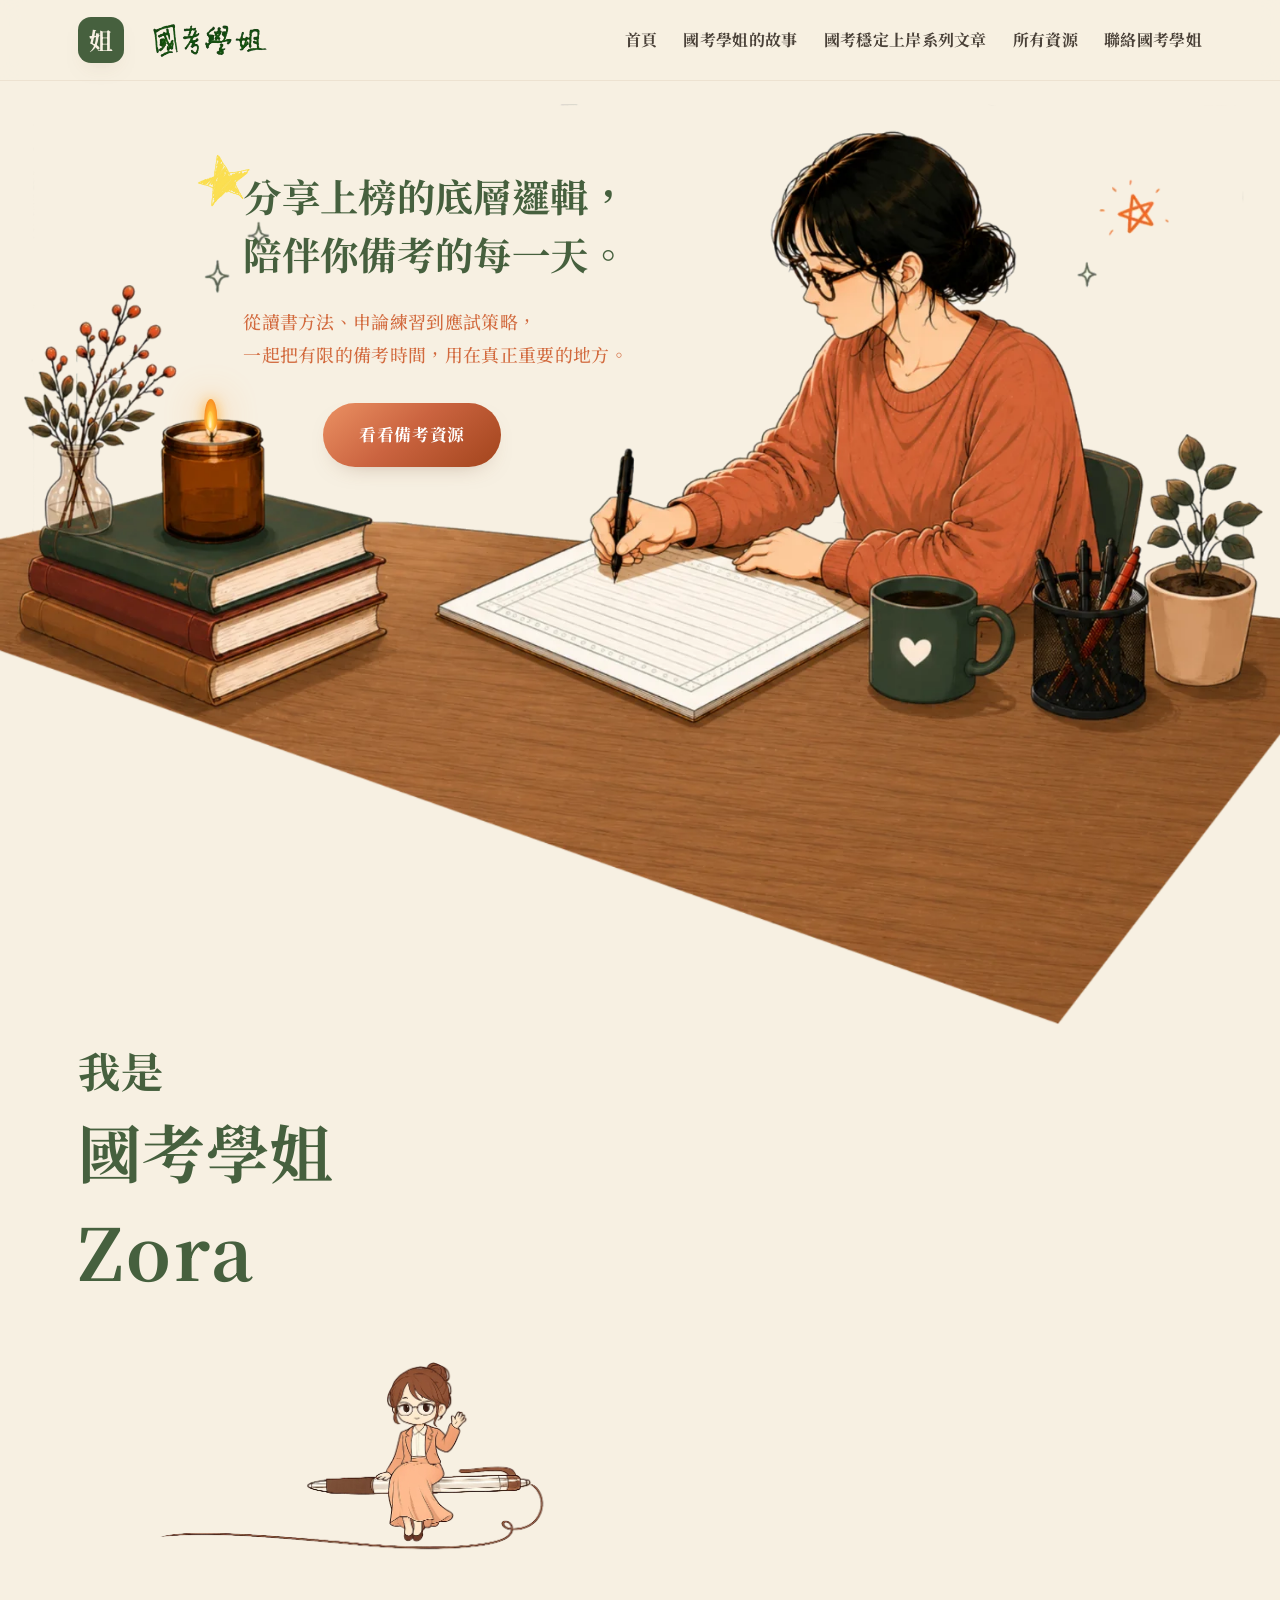
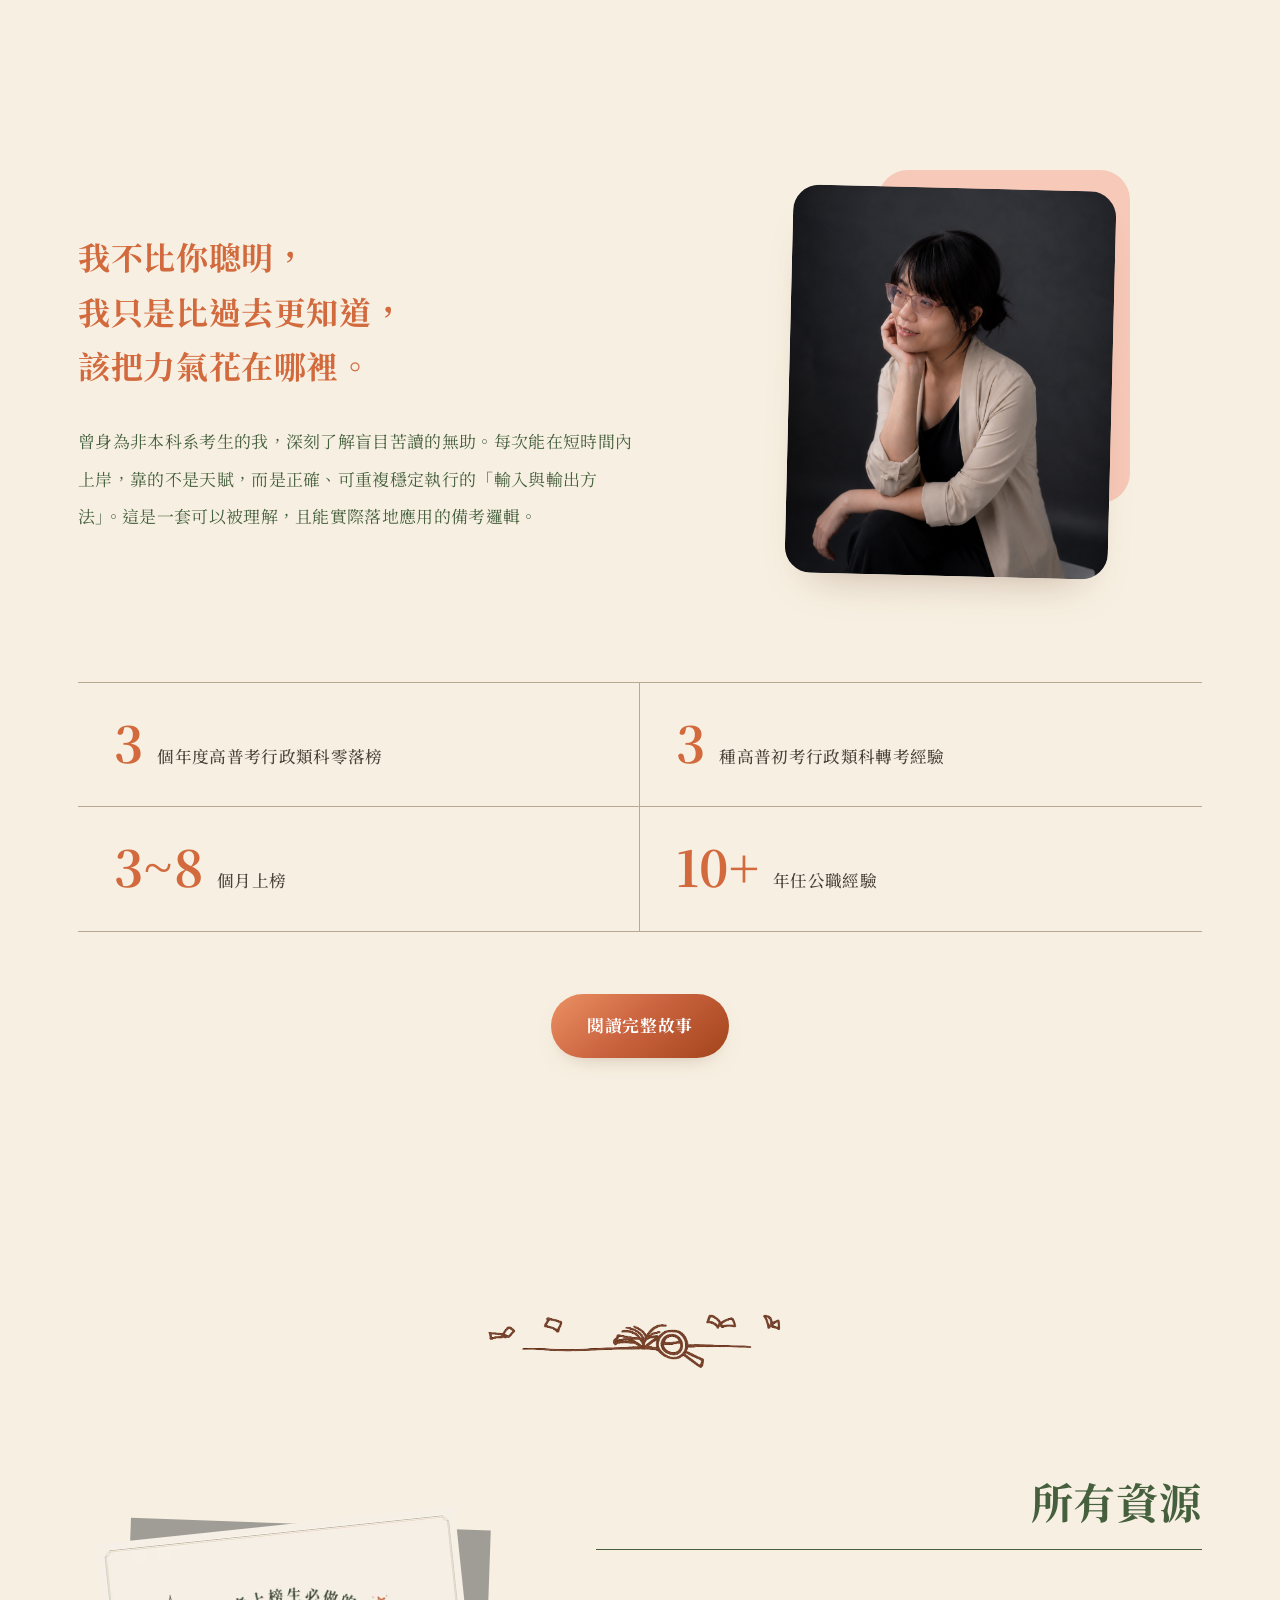
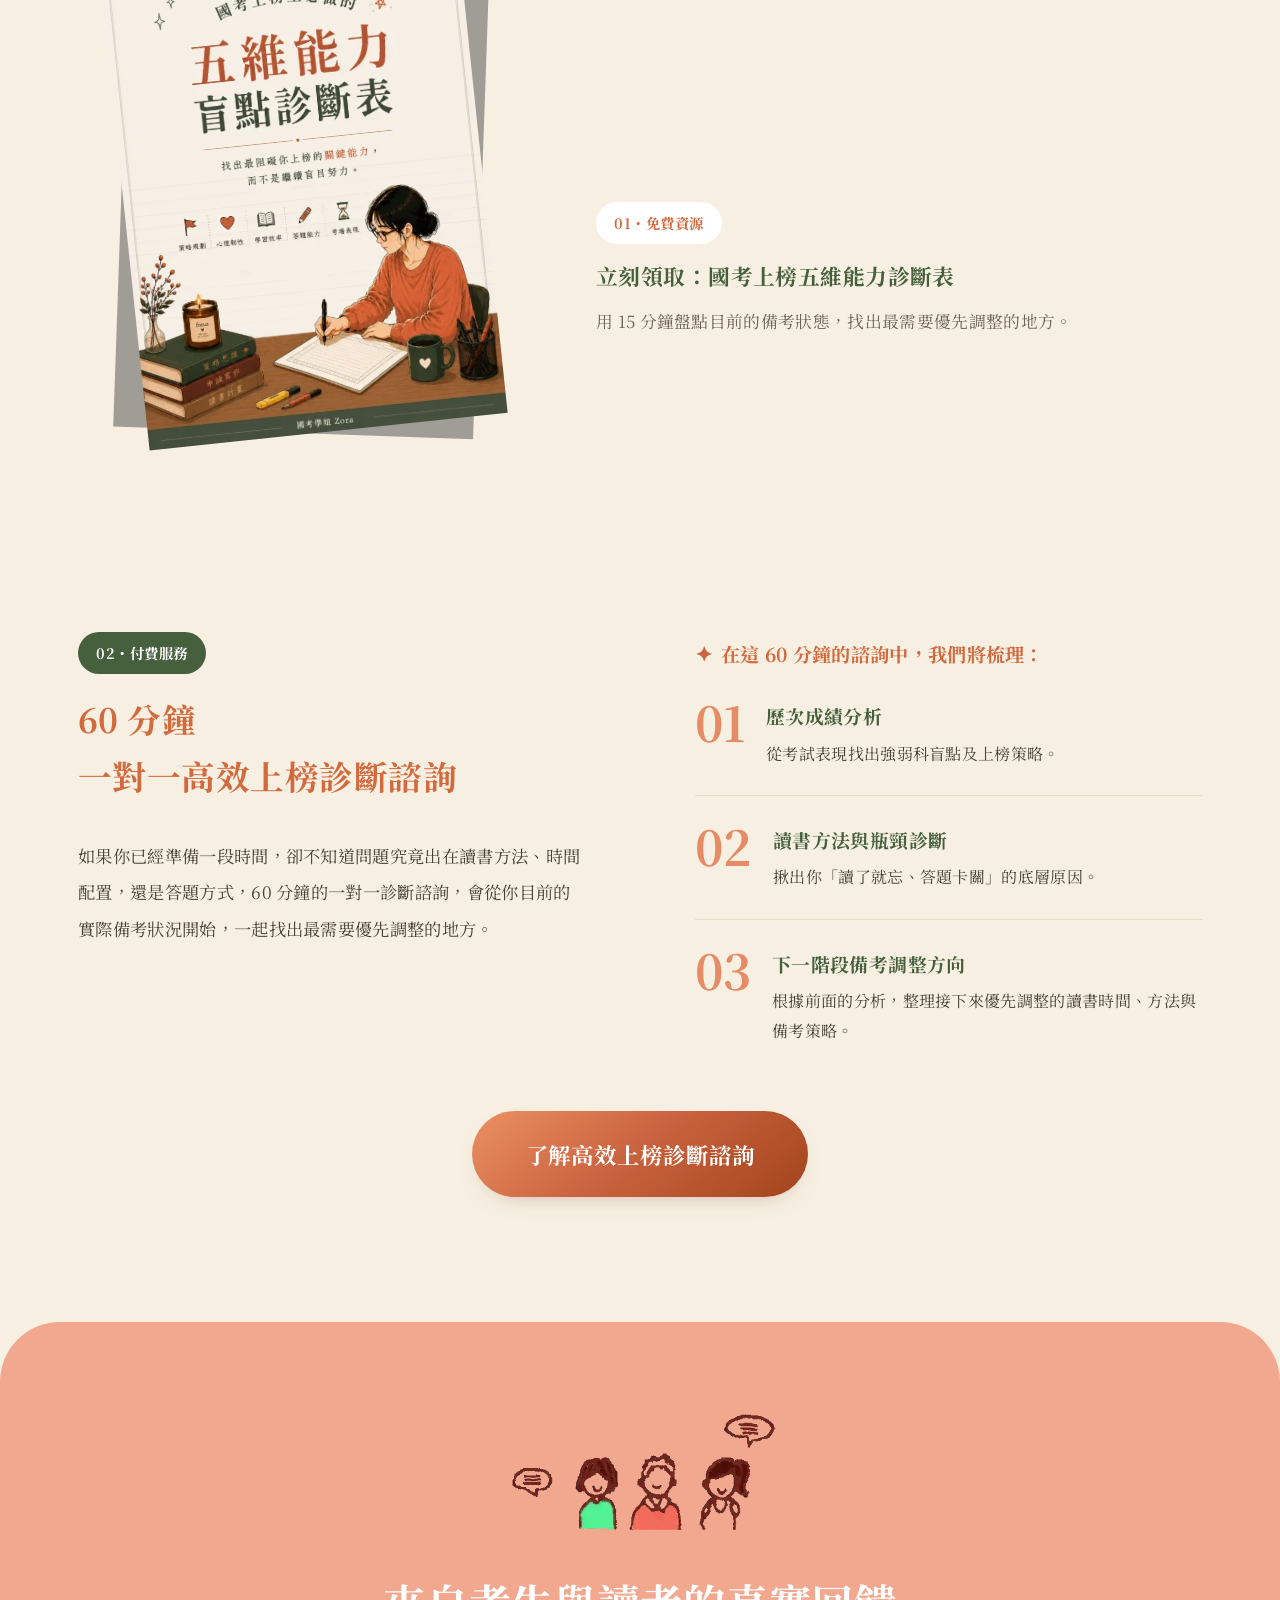
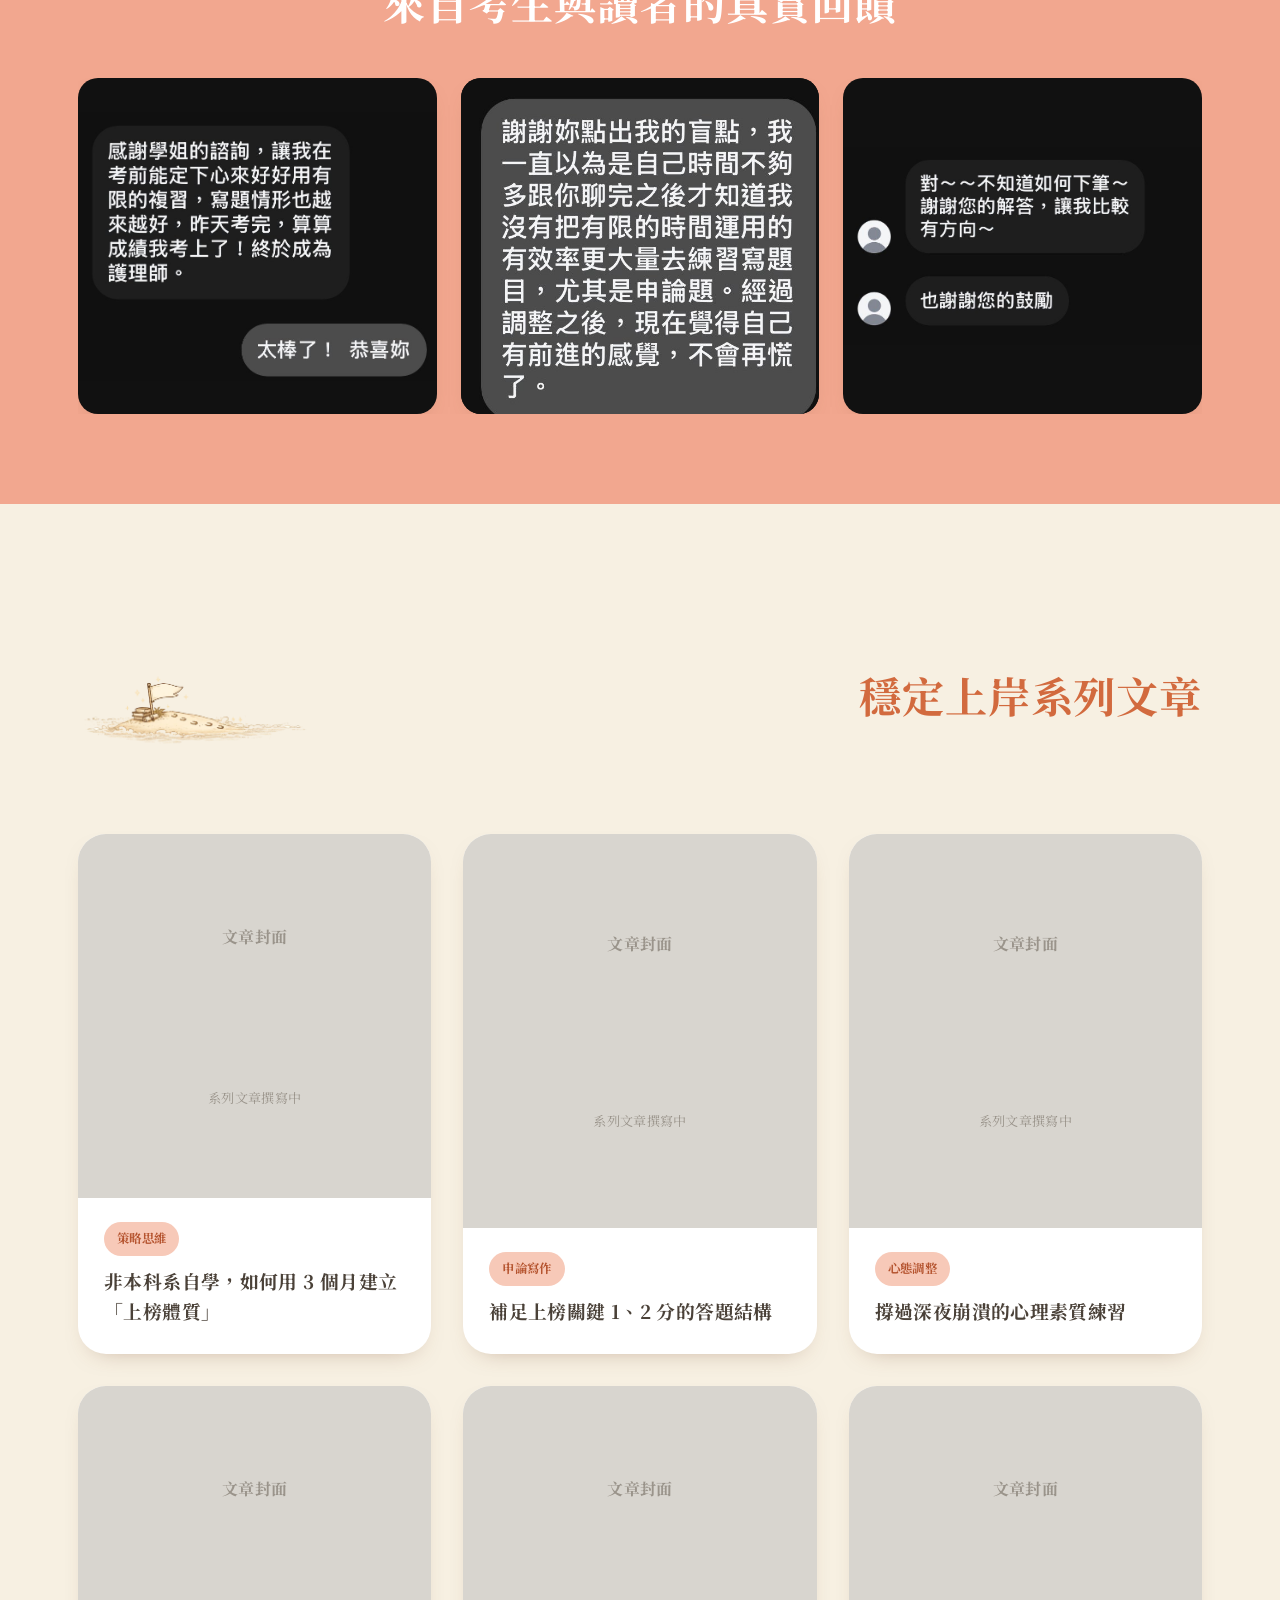
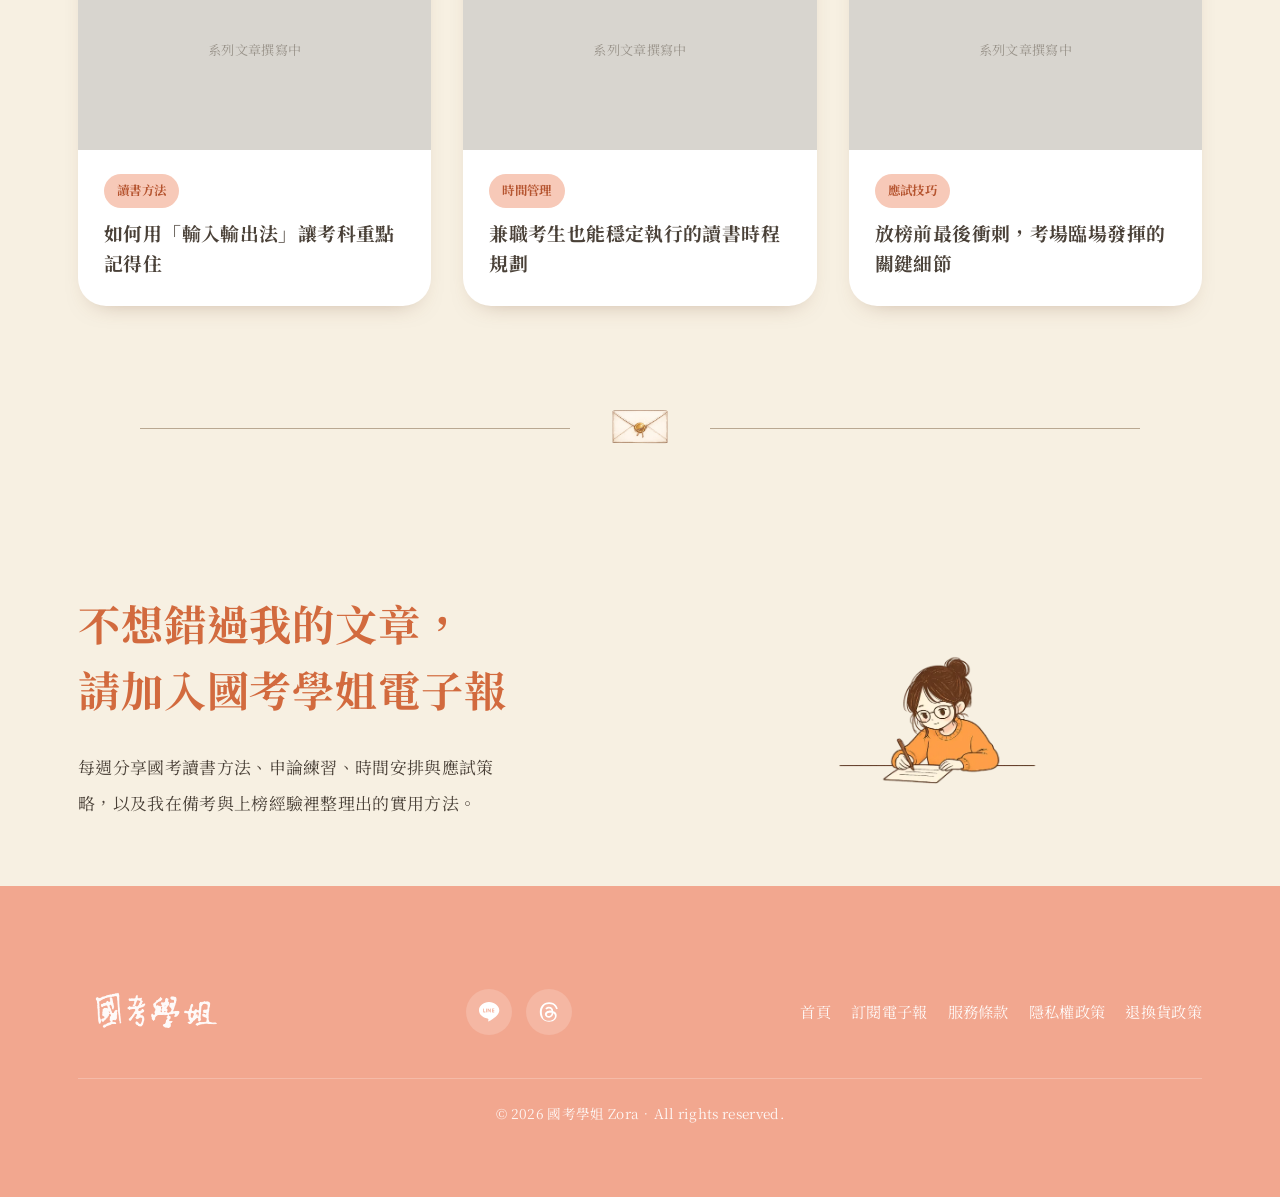
<file: index.html>
<!DOCTYPE html>
<html lang="zh-Hant">
<head>
<!-- Google tag (gtag.js) -->
<script async src="https://www.googletagmanager.com/gtag/js?id=G-XJJT1EJWCG"></script>
<script>
  window.dataLayer = window.dataLayer || [];
  function gtag(){dataLayer.push(arguments);}
  gtag('js', new Date());

  gtag('config', 'G-XJJT1EJWCG');
</script>

<meta charset="UTF-8">
<meta name="viewport" content="width=device-width, initial-scale=1.0">
<title>國考學姐｜高普考、地方特考、國家考試備考方法與上榜策略</title>
<link rel="icon" type="image/png" href="assets/favicon.png">
<meta name="description" content="國家考試、國考、高普考、公職考試不比誰讀得久，比誰備考方法更精準。非本科系、備考 3–8 個月、多次報考上榜的國考學姐 Zora，限時釋出 60 分鐘一對一高效上榜診斷諮詢。">
<meta name="keywords" content="國家考試,國考,高普考,公職,上榜,國考學姐,公務員,公職考試,國考陪跑計畫,國考諮詢">
<link rel="canonical" href="https://www.zoraexam.com/">
<meta property="og:type" content="website">
<meta property="og:site_name" content="國考學姐 Zora">
<meta property="og:title" content="國考學姐 Zora ｜ 國家考試、高普考公職上榜診斷">
<meta property="og:description" content="國家考試、國考、高普考、公職考試，掌握快速上榜者都在用的備考技巧。60 分鐘一對一高效上榜診斷諮詢。">
<meta property="og:url" content="https://www.zoraexam.com/">
<meta property="og:image" content="https://www.zoraexam.com/assets/banner.webp">
<meta name="twitter:card" content="summary_large_image">
<script>
(function(){
  var w=window.innerWidth||document.documentElement.clientWidth, ua=navigator.userAgent||'', cls='is-desktop';
  if(/Mobi|Android|iPhone|iPod/i.test(ua) || w<=640) cls='is-mobile';
  else if(/iPad|Tablet|PlayBook|Silk/i.test(ua) || (w>640 && w<=1024)) cls='is-tablet';
  var d=document.documentElement; d.classList.add(cls);
  d.classList.add(('ontouchstart' in window)?'is-touch':'no-touch');
})();
</script>
<link rel="preconnect" href="https://fonts.googleapis.com">
<link rel="preconnect" href="https://fonts.gstatic.com" crossorigin>
<link href="https://fonts.googleapis.com/css2?family=Noto+Sans+TC:wght@400;500;700;900&family=Noto+Serif+TC:wght@600;700&display=swap" rel="stylesheet">
<link rel="stylesheet" href="assets/home.css?v=4">
<script type="application/ld+json">
{
  "@context": "https://schema.org",
  "@graph": [
    {
      "@type": "WebSite",
      "name": "國考學姐 Zora",
      "url": "https://www.zoraexam.com/",
      "inLanguage": "zh-Hant",
      "description": "國考學姐 Zora 分享國家考試、國考、高普考、公職考試的備考方法與上榜診斷諮詢。"
    },
    {
      "@type": "Person",
      "name": "國考學姐 Zora",
      "alternateName": "Zora",
      "url": "https://www.zoraexam.com/",
      "image": "https://www.zoraexam.com/assets/zora-photo.webp",
      "jobTitle": "公務員／國考陪跑教練",
      "description": "多次短期上榜、任公職 10 年的國考學姐，提供國家考試、高普考備考策略與一對一國考陪跑計畫。",
      "knowsAbout": ["國考", "國家考試", "高普考", "公務員考試", "國考陪跑", "申論題答題技巧"]
    },
    {
      "@type": "Service",
      "serviceType": "國考陪跑計畫",
      "name": "高效上榜陪跑計畫",
      "provider": { "@type": "Person", "name": "國考學姐 Zora" },
      "areaServed": "TW",
      "audience": {
        "@type": "Audience",
        "audienceType": "國家考試／高普考／公務員考試考生"
      },
      "description": "6 個月一對一國考高效上岸陪跑計畫，針對高普考與各類國家考試考生提供備考策略、讀書方法與申論批改。"
    }
  ]
}
</script>
</head>
<body>

<!-- NAV -->
<header class="nav">
  <div class="wrap nav__in">
    <a class="brand" href="index.html"><span class="brand__mark">姐</span><img src="assets/logo.webp" alt="國考學姐" class="brand__logo brand__logo--full"><img src="assets/logo-text.png" alt="國考學" class="brand__logo brand__logo--text"></a>
    <button class="burger" id="burger" aria-label="開啟選單">姐</button>
    <nav class="links" id="links">
      <a href="index.html">首頁</a>
      <a href="about.html">國考學姐的故事</a>
      <a href="guide.html">國考穩定上岸系列文章</a>
      <a href="index.html#resources">所有資源</a>
      <a href="contact.html">聯絡國考學姐</a>
    </nav>
  </div>
</header>

<!-- 1 · HERO -->
<section class="hero">
  <div class="hero__media">
    <span class="hero__floor"></span>
    <img class="hero__banner" src="assets/banner.webp" alt="國考學姐在書桌前專注書寫，桌上有蠟燭、書本與盆栽" fetchpriority="high">
    <div class="hero__fx" aria-hidden="true">
      <span class="flame"><span class="flame__core"></span></span>
      <span class="steam">
        <i style="--d:0s"></i><i style="--d:-9s"></i>
      </span>
    </div>
  </div>
  <div class="hero__inner">
    <div class="hero__copy">
      <h1 class="hero__h1"><span class="hero__l1"><img class="hero__star" src="assets/star.png" alt="" aria-hidden="true">分享上榜的<br class="mobonly">底層邏輯，</span><br>陪伴你備考的每一天。</h1>
      <p class="hero__sub">從讀書方法、申論練習到應試策略，<br>一起把有限的備考時間，用在真正重要的地方。</p>
      <a class="btn hero__btn" href="#resources">看看備考資源</a>
    </div>
  </div>
</section>

<!-- 3 · ABOUT (teaser) -->
<section class="about" id="about">
  <div class="wrap">
    <div class="about__intro reveal">
      <h2 class="about__title">我是<span class="lg">國考學姐</span><span class="serif">Zora</span></h2>
    </div>
    <img class="about__pen reveal" src="assets/zora-pen.webp" alt="國考學姐 Zora 坐在筆上揮手">

    <div class="about__body">
      <div class="reveal">
        <h3 class="about__quote">我不比你聰明，<br>我只是比過去更知道，<br>該把力氣花在哪裡。</h3>
        <p class="about__copy">曾身為非本科系考生的我，深刻了解盲目苦讀的無助。每次能在短時間內上岸，靠的不是天賦，而是正確、可重複穩定執行的「輸入與輸出方法」。這是一套可以被理解，且能實際落地應用的備考邏輯。</p>
      </div>
      <figure class="about__photo reveal d2"><img src="assets/zora-photo.webp" alt="國考學姐 Zora 的個人照"></figure>
    </div>

    <div class="stats reveal">
      <div class="stat"><span class="stat__n">3</span><span class="stat__t">個年度高普考行政類科零落榜</span></div>
      <div class="stat"><span class="stat__n">3</span><span class="stat__t">種高普初考行政類科轉考經驗</span></div>
      <div class="stat"><span class="stat__n">3~8</span><span class="stat__t">個月上榜</span></div>
      <div class="stat"><span class="stat__n">10+</span><span class="stat__t">年任公職經驗</span></div>
    </div>

    <div class="about-page__teaser reveal">
      <a class="btn" href="about.html" style="margin-top:22px;display:inline-block;">閱讀完整故事</a>
    </div>
  </div>
</section>

<div class="dividerwrap"><img class="divider reveal" src="assets/divider-book.webp" alt="國考國家考試備考書籍與放大鏡插畫"></div>
<div class="reshead">
  <div class="wrap reshead__grid">
    <div></div>
    <div class="reshead__col"><h2 class="reshead__title reveal">所有資源</h2></div>
  </div>
</div>
<span id="resources" style="display:block;position:relative;top:-90px;"></span>
<!-- 3.5 · LEAD MAGNET -->
<section class="leadmag" id="leadmag">
  <div class="wrap leadmag__grid">
    <div class="leadmag__coverwrap reveal">
      <img class="leadmag__cover" src="assets/diagnostic-sheet-cover.webp" alt="國考上榜五維能力診斷表" width="480" height="678" loading="lazy" style="aspect-ratio:480/678;height:auto;">
    </div>
    <div class="leadmag__copy reveal d1">
      <span class="leadmag__eyebrow">01・免費資源</span>
      <h2 class="leadmag__title">立刻領取：國考上榜五維能力診斷表</h2>
      <p class="leadmag__lead">用 15 分鐘盤點目前的備考狀態，找出最需要優先調整的地方。</p>
      <div class="leadmag__form">
        <script async data-uid="82d571e713" src="https://zora-7.kit.com/82d571e713/index.js"></script>
      </div>
    </div>
  </div>
</section>

<!-- 4 · FREE -->
<section class="free" id="free">
  <div class="wrap">
    <div class="free__grid">
      <div class="free__copy reveal">
        <span class="leadmag__eyebrow restag-free">02・付費服務</span>
        <h2 class="free__title">
          <span class="free__hl">60 分鐘<br>一對一高效上榜診斷諮詢</span>
        </h2>
        <p>如果你已經準備一段時間，卻不知道問題究竟出在讀書方法、時間配置，還是答題方式，60 分鐘的一對一診斷諮詢，會從你目前的實際備考狀況開始，一起找出最需要優先調整的地方。</p>
      </div>
      <div class="free__plan reveal d2">
        <p class="free__lead"><span class="free__spark">✦</span>在這 60 分鐘的諮詢中，我們將梳理：</p>
        <ol class="checklist">
          <li class="citem">
            <span class="citem__no">01</span>
            <div class="citem__b"><h4>歷次成績分析</h4><p>從考試表現找出強弱科盲點及上榜策略。</p></div>
          </li>
          <li class="citem">
            <span class="citem__no">02</span>
            <div class="citem__b"><h4>讀書方法與瓶頸診斷</h4><p>揪出你「讀了就忘、答題卡關」的底層原因。</p></div>
          </li>
          <li class="citem">
            <span class="citem__no">03</span>
            <div class="citem__b"><h4>下一階段備考調整方向</h4><p>根據前面的分析，整理接下來優先調整的讀書時間、方法與備考策略。</p></div>
          </li>
        </ol>
      </div>
    </div>
    <div class="free__btnrow reveal">
      <div class="free__cta">
        <a class="btn btn--lg btn-attn floatlike floatbtn free__learnmore" href="coach.html">了解高效上榜診斷諮詢</a>
      </div>
    </div>
  </div>
</section>

<!-- 4.5 · FEEDBACK CAROUSEL -->
<section class="feedback" id="feedback">
  <div class="wrap">
    <img class="feedback__people" src="assets/feedback-people.webp" alt="學員與讀者插畫頭像群">
    <h2 class="feedback__title reveal">來自考生與讀者的真實回饋</h2>
    <div class="feedback__carousel">
      <button class="feedback__arrow feedback__arrow--l" aria-label="上一則" onclick="window.__fbStep(-1)">‹</button>
      <div class="feedback__track" id="feedbackTrack">
        <div class="feedback__card"><img src="assets/feedback-01.jpg" alt="學員回饋截圖 1" width="837" height="628" loading="lazy"></div>
        <div class="feedback__card"><img src="assets/feedback-02.jpg" alt="學員回饋截圖 2" width="641" height="601" loading="lazy"></div>
        <div class="feedback__card"><img src="assets/feedback-03.jpg" alt="學員回饋截圖 3" width="896" height="495" loading="lazy"></div>
        <div class="feedback__card"><img src="assets/feedback-04.jpg" alt="學員回饋截圖 4" width="808" height="208" loading="lazy"></div>
        <div class="feedback__card"><img src="assets/feedback-05.jpg" alt="學員回饋截圖 5" width="629" height="142" loading="lazy"></div>
        <div class="feedback__card"><img src="assets/feedback-01.jpg" alt="" width="837" height="628" loading="lazy"></div>
        <div class="feedback__card"><img src="assets/feedback-02.jpg" alt="" width="641" height="601" loading="lazy"></div>
      </div>
      <button class="feedback__arrow feedback__arrow--r" aria-label="下一則" onclick="window.__fbStep(1)">›</button>
    </div>
  </div>
</section>

<!-- 6 · GUIDE -->
<section class="guide" id="guide">
  <div class="wrap">
    <div class="guide__head reveal">
      <img class="guide__island" src="assets/island.webp" alt="國考學姐穩定上岸指南插畫，公務員國家考試備考文章">
      <h2>穩定上岸系列文章</h2>
    </div>
    <div class="guide__grid" id="guide-grid">
      <article class="gcard reveal d1">
        <div class="gcard__ph">文章封面<br><small>系列文章撰寫中</small></div>
        <div class="gcard__b"><span class="gcard__tag">策略思維</span><h3>非本科系自學，如何用 3 個月建立「上榜體質」</h3></div>
      </article>
      <article class="gcard reveal d2">
        <div class="gcard__ph">文章封面<br><small>系列文章撰寫中</small></div>
        <div class="gcard__b"><span class="gcard__tag">申論寫作</span><h3>補足上榜關鍵 1、2 分的答題結構</h3></div>
      </article>
      <article class="gcard reveal d3">
        <div class="gcard__ph">文章封面<br><small>系列文章撰寫中</small></div>
        <div class="gcard__b"><span class="gcard__tag">心態調整</span><h3>撐過深夜崩潰的心理素質練習</h3></div>
      </article>
      <article class="gcard reveal d1">
        <div class="gcard__ph">文章封面<br><small>系列文章撰寫中</small></div>
        <div class="gcard__b"><span class="gcard__tag">讀書方法</span><h3>如何用「輸入輸出法」讓考科重點記得住</h3></div>
      </article>
      <article class="gcard reveal d2">
        <div class="gcard__ph">文章封面<br><small>系列文章撰寫中</small></div>
        <div class="gcard__b"><span class="gcard__tag">時間管理</span><h3>兼職考生也能穩定執行的讀書時程規劃</h3></div>
      </article>
      <article class="gcard reveal d3">
        <div class="gcard__ph">文章封面<br><small>系列文章撰寫中</small></div>
        <div class="gcard__b"><span class="gcard__tag">應試技巧</span><h3>放榜前最後衝刺，考場臨場發揮的關鍵細節</h3></div>
      </article>
    </div>
    <div class="envdiv reveal"><img src="assets/envelope.webp" alt="國考學姐電子報信封插畫"></div>
  </div>
</section>

<!-- 7 · NEWSLETTER -->
<section class="news" id="news">
  <div class="wrap">
    <div class="news__top reveal">
      <div class="news__copy">
        <h2 class="news__title">不想錯過我的文章，<br>請加入國考學姐電子報</h2>
        <p>每週分享國考讀書方法、申論練習、時間安排與應試策略，以及我在備考與上榜經驗裡整理出的實用方法。</p>
        <div class="news__form">
          <script async data-uid="093bfd6fff" src="https://zora-7.kit.com/093bfd6fff/index.js"></script>
        </div>
      </div>
      <img class="news__writer" src="assets/writing-girl.webp" alt="考生準備國家考試、書寫申論題插畫">
    </div>
  </div>
</section>

<!-- FOOTER -->
<footer class="footer">
  <div class="wrap">
    <div class="footer__in">
      <img src="assets/logo.webp" alt="國考學姐" class="footer__logo">
      <div class="footer__soc">
        <a href="https://line.me/R/ti/p/@870tgxoy" target="_blank" rel="noopener" class="footer__ico" aria-label="LINE 官方帳號">
          <svg viewBox="0 0 24 24" fill="currentColor" aria-hidden="true"><path d="M12 2C6.48 2 2 5.69 2 10.25c0 4.09 3.6 7.51 8.47 8.16.33.07.78.22.89.5.1.26.07.66.03.92l-.14.86c-.04.26-.2 1.02.89.56 1.09-.46 5.86-3.45 7.99-5.91 1.47-1.61 2.17-3.25 2.17-5.05C22 5.69 17.52 2 12 2zM8.18 12.4H6.6a.42.42 0 0 1-.42-.42V8.83a.42.42 0 0 1 .84 0v2.73h1.16a.42.42 0 0 1 0 .84zm1.67-.42a.42.42 0 0 1-.84 0V8.83a.42.42 0 0 1 .84 0v3.15zm3.93 0a.42.42 0 0 1-.29.4.43.43 0 0 1-.13.02.42.42 0 0 1-.34-.17l-1.61-2.19v1.94a.42.42 0 0 1-.84 0V8.83a.42.42 0 0 1 .29-.4.42.42 0 0 1 .47.15l1.61 2.19V8.83a.42.42 0 0 1 .84 0v3.15zm2.71-2H17a.42.42 0 0 1 0 .84h-1.16v.74H17a.42.42 0 0 1 0 .84h-1.58a.42.42 0 0 1-.42-.42V8.83a.42.42 0 0 1 .42-.42H17a.42.42 0 0 1 0 .84h-1.16v.73z"/></svg>
        </a>
        <a href="https://www.threads.com/" target="_blank" rel="noopener" class="footer__ico" aria-label="Threads">
          <svg viewBox="0 0 24 24" fill="currentColor" aria-hidden="true"><path d="M16.5 11.3c-.08-.04-.17-.08-.26-.11-.15-2.79-1.68-4.39-4.24-4.4h-.04c-1.53 0-2.81.65-3.59 1.85l1.41.97c.58-.88 1.49-1.07 2.18-1.07h.02c.86.01 1.51.26 1.93.74.31.36.51.85.62 1.47-.79-.13-1.64-.17-2.55-.12-2.57.15-4.22 1.65-4.11 3.74.06 1.06.59 1.97 1.49 2.57.76.5 1.74.75 2.76.69 1.35-.07 2.41-.59 3.15-1.52.56-.71.91-1.63 1.07-2.79.64.39 1.11.9 1.37 1.51.45 1.05.47 2.77-.93 4.17-1.23 1.23-2.71 1.76-4.93 1.78-2.46-.02-4.33-.81-5.55-2.35C5.43 16.2 4.84 14.3 4.82 12c.02-2.3.61-4.2 1.74-5.62C7.78 4.84 9.65 4.05 12.11 4.03c2.48.02 4.38.81 5.65 2.36.62.76 1.09 1.71 1.4 2.83l1.65-.44c-.37-1.38-.96-2.57-1.76-3.55C17.41 3.27 15.04 2.27 12.12 2.25h-.01c-2.91.02-5.25 1.02-6.95 2.98C3.6 7 2.83 9.27 2.82 11.99v.02c.01 2.72.78 4.99 2.34 6.76 1.7 1.96 4.04 2.96 6.95 2.98h.01c2.59-.02 4.41-.7 5.91-2.2 1.96-1.96 1.9-4.42 1.25-5.93-.27-.63-.68-1.19-1.22-1.65zm-4.3 4.72c-1.13.06-2.3-.45-2.36-1.54-.04-.81.58-1.71 2.43-1.82.21-.01.42-.02.62-.02.67 0 1.3.07 1.87.19-.21 2.66-1.46 3.13-2.56 3.19z"/></svg>
        </a>
      </div>
      <div class="footer__links">
        <a href="index.html">首頁</a>
        <a href="https://zora-7.kit.com/profile?_gl=1*zb73t7*_gcl_aw*R0NMLjE3ODQwMzY2NjQuQ2p3S0NBand2TmZTQmhCaUVpd0F5YUdNQ2J4dkpoNUtqRm11SXFZOWlBRXY5Rm45UnktOGdZdGRLakhrLXdnZlBscy15am9rZTNSSEJSb0NQWUlRQXZEX0J3RQ" target="_blank" rel="noopener">訂閱電子報</a>
        <a href="terms.html">服務條款</a>
        <a href="privacy.html">隱私權政策</a>
        <a href="refund-policy.html">退換貨政策</a>
      </div>
    </div>
    <div class="footer__base">© 2026 國考學姐 Zora．All rights reserved.</div>
  </div>
</footer>

<template id="__bundler_thumbnail">
  <div style="width:100%;height:100%;display:grid;place-items:center;background:#F2A78F;">
    <div style="font-family:Georgia,serif;font-weight:700;font-size:34%;color:#46603E;letter-spacing:.1em;">國考學姐 Zora</div>
  </div>
</template>
<script>
document.documentElement.classList.add('js');
var burger=document.getElementById('burger'), links=document.getElementById('links');
burger.addEventListener('click',function(){links.classList.toggle('open'); burger.classList.toggle('on');});
links.querySelectorAll('a').forEach(function(a){a.addEventListener('click',function(){links.classList.remove('open'); burger.classList.remove('on');});});
var io=new IntersectionObserver(function(es){es.forEach(function(e){if(e.isIntersecting){e.target.classList.add('in');io.unobserve(e.target);}})},{threshold:.12});
document.querySelectorAll('.reveal:not(.in)').forEach(function(el){io.observe(el);});

/* eye-catching CTA buttons wiggle when scrolled into view */
var bio=new IntersectionObserver(function(es){es.forEach(function(e){if(e.isIntersecting){e.target.classList.add('attn-go');bio.unobserve(e.target);}})},{threshold:.6});
document.querySelectorAll('.btn-attn').forEach(function(el){bio.observe(el);});

/* stats count-up from 1 when scrolled into view */
(function(){
  var reduce = window.matchMedia && window.matchMedia('(prefers-reduced-motion:reduce)').matches;
  function animateNum(el){
    var raw=(el.dataset.target||el.textContent).trim();
    el.dataset.target=raw;
    var nums=raw.match(/\d+/g);
    if(!nums){ return; }
    if(reduce){ el.textContent=raw; return; }
    var seps=raw.split(/\d+/);              // text around the numbers
    var targets=nums.map(Number);
    var dur=1300, t0=null;
    function frame(t){
      if(t0===null) t0=t;
      var p=Math.min(1,(t-t0)/dur), e=1-Math.pow(1-p,3);
      var out='';
      for(var i=0;i<targets.length;i++){
        var cur=Math.max(1, Math.round(1+(targets[i]-1)*e));
        out+=seps[i]+cur;
      }
      out+=seps[targets.length]||'';
      el.textContent=out;
      if(p<1){ requestAnimationFrame(frame); } else { el.textContent=raw; }
    }
    requestAnimationFrame(frame);
  }
  var statsEl=document.querySelector('.stats');
  if(statsEl){
    var so=new IntersectionObserver(function(es){
      es.forEach(function(e){
        if(e.isIntersecting){
          e.target.querySelectorAll('.stat__n').forEach(animateNum);
          so.unobserve(e.target);
        }
      });
    },{threshold:.4});
    so.observe(statsEl);
  }
})();

/* feedback carousel: shows 3 cards, steps left by 1 every 5s, loops seamlessly */
(function(){
  var track=document.getElementById('feedbackTrack');
  if(!track) return;
  var realCount=5, idx=0;
  function goTo(n){
    idx=n;
    var card=track.children[0];
    var w=card.getBoundingClientRect().width, gap=24;
    track.style.transition='transform .6s cubic-bezier(.2,.8,.2,1)';
    track.style.transform='translateX(-'+(idx*(w+gap))+'px)';
    if(idx>=realCount){
      setTimeout(function(){
        track.style.transition='none';
        idx=0;
        track.style.transform='translateX(0px)';
      },620);
    }
  }
  function step(){ goTo(idx+1); }
  window.__fbStep=function(dir){
    var next=idx+dir;
    if(next<0) next=realCount-1;
    goTo(next);
  };
  if(!(window.matchMedia && window.matchMedia('(prefers-reduced-motion:reduce)').matches) && window.innerWidth>600){
    var started=false;
    var vio=new IntersectionObserver(function(es){es.forEach(function(e){if(e.isIntersecting && !started){started=true;setInterval(step,10000);vio.disconnect();}})},{threshold:.3});
    vio.observe(track);
  }
})();

/* =========================================================
   Sanity 串接：自動抓「穩定上岸指南系列文章」最新 6 篇
   只要把下面 projectId 填成你的，就會自動帶入文章；
   還沒填或抓不到時，會保留現有的靜態卡片，畫面不會壞。
   ========================================================= */
var SANITY = {
  projectId : 'j8qrcd98',  // ← 已填入你的新 Project ID
  dataset   : 'production',       // 通常就是 production
  apiVersion: '2024-01-01'
};
(function(){
  if(!SANITY.projectId || SANITY.projectId === 'YOUR_PROJECT_ID') return;
  var grid = document.getElementById('guide-grid');
  if(!grid) return;
  var query = '*[_type=="post" && !(_id in path("drafts.**"))]'
            + '|order(coalesce(publishedAt,_createdAt) desc)[0...6]'
            + '{title,"slug":slug.current,"id":_id,"cover":mainImage.asset->url,'
            + '"tag":coalesce(category, categories[0]->title)}';
  var url = 'https://' + SANITY.projectId + '.apicdn.sanity.io/v' + SANITY.apiVersion
          + '/data/query/' + SANITY.dataset + '?query=' + encodeURIComponent(query);
  var PIN_FIRST_ID = '01ead852-8d2a-42db-a636-6613699d1a2b';
  var PIN_LAST_SLUG = 'https://www.zoraexam.com/fitornot';
  fetch(url)
    .then(function(r){ return r.json(); })
    .then(function(res){
      var posts = (res && res.result) || [];
      if(!posts.length) return;
      var first = posts.find(function(p){ return p.id===PIN_FIRST_ID; });
      var last = posts.find(function(p){ return p.slug===PIN_LAST_SLUG; });
      var rest = posts.filter(function(p){ return p.id!==PIN_FIRST_ID && p.slug!==PIN_LAST_SLUG; });
      var ordered = [];
      if(first) ordered.push(first);
      ordered = ordered.concat(rest);
      if(last) ordered.push(last);
      posts = ordered.slice(0,6);
      grid.innerHTML = posts.map(function(p){
        var ph = p.cover
          ? '<div class="gcard__ph" style="background:url(' + p.cover + ') center/cover;"></div>'
          : '<div class="gcard__ph">文章封面<br><small>' + (p.tag || '系列文章') + '</small></div>';
        var href = p.slug ? ('article.html?slug=' + encodeURIComponent(p.slug))
                          : ('article.html?id=' + encodeURIComponent(p.id));
        return '<a class="gcard reveal in" href="' + href + '" style="text-decoration:none;color:inherit;">' + ph
             + '<div class="gcard__b"><span class="gcard__tag">' + (p.tag || '')
             + '</span><h3>' + (p.title || '') + '</h3></div></a>';
      }).join('');
    })
    .catch(function(e){ console.warn('Sanity 載入失敗，沿用靜態卡片：', e); });
})();
</script>
</body>
</html>
</file>
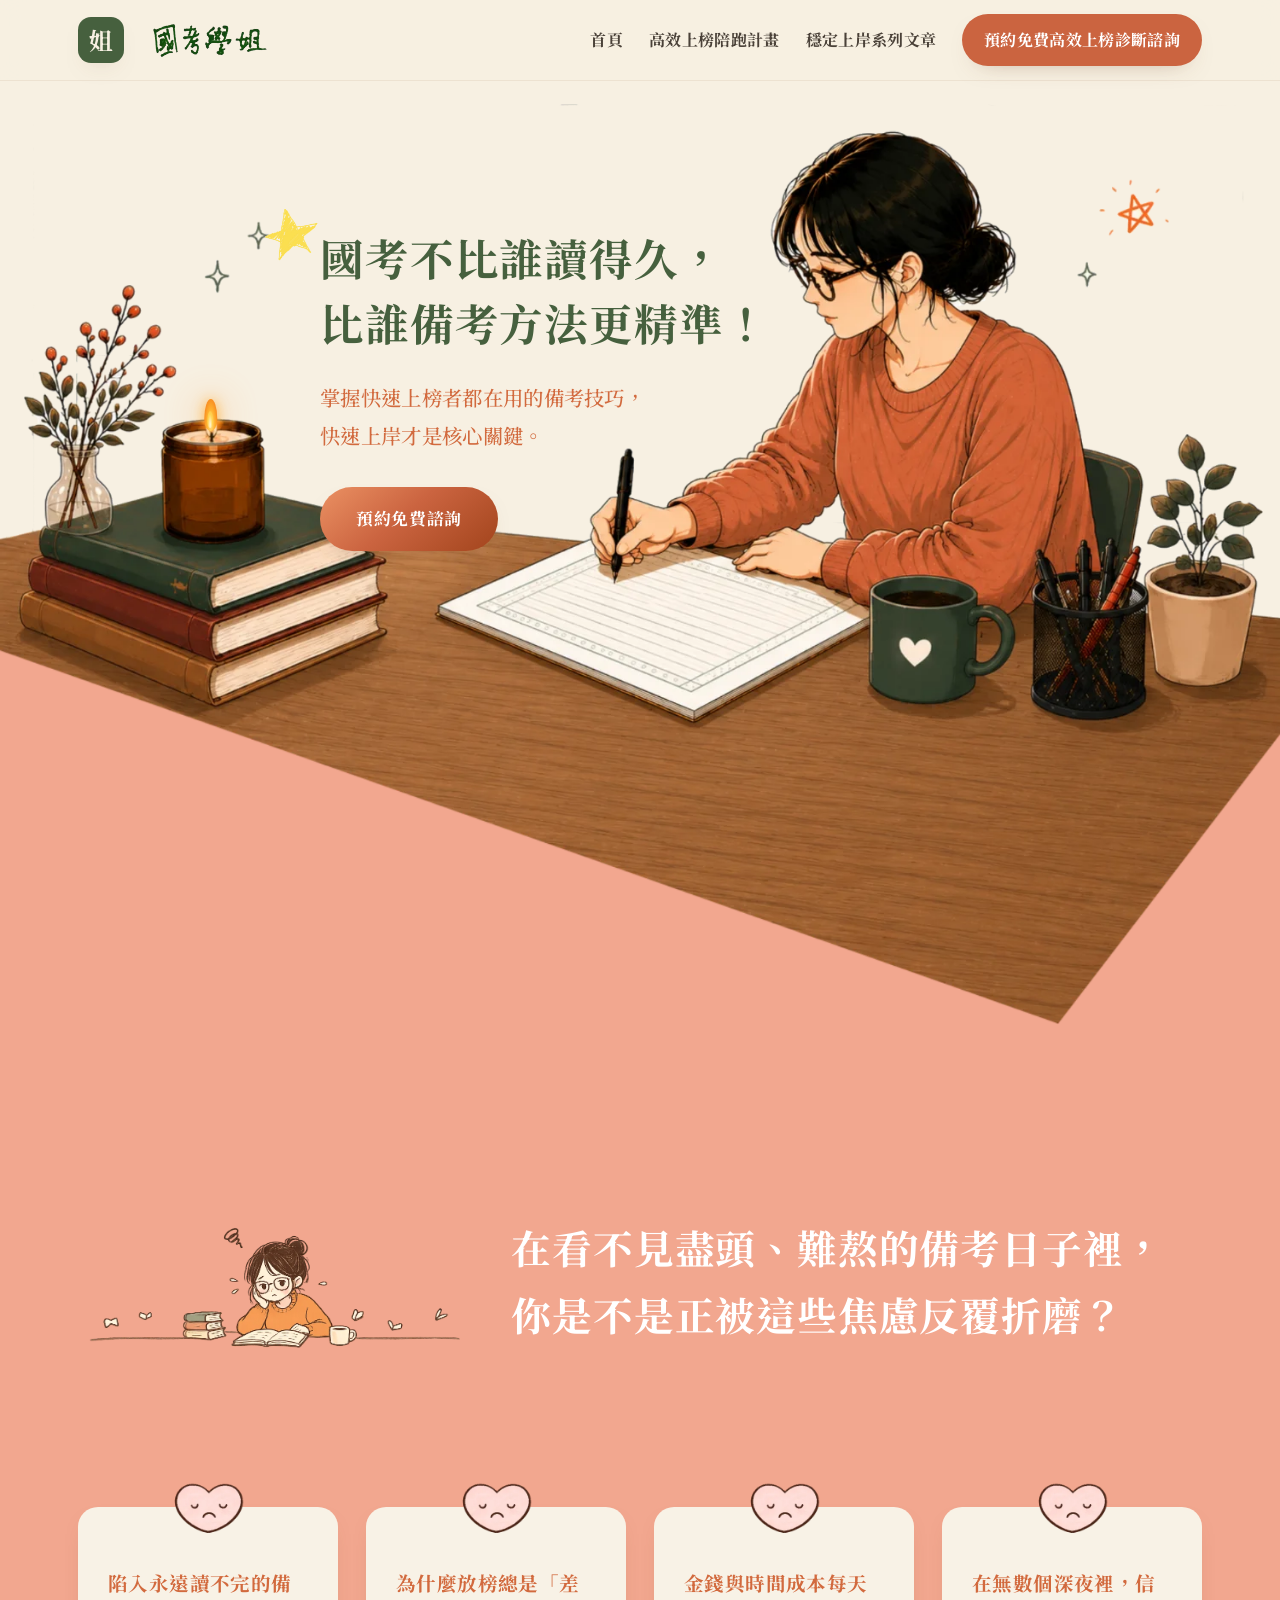
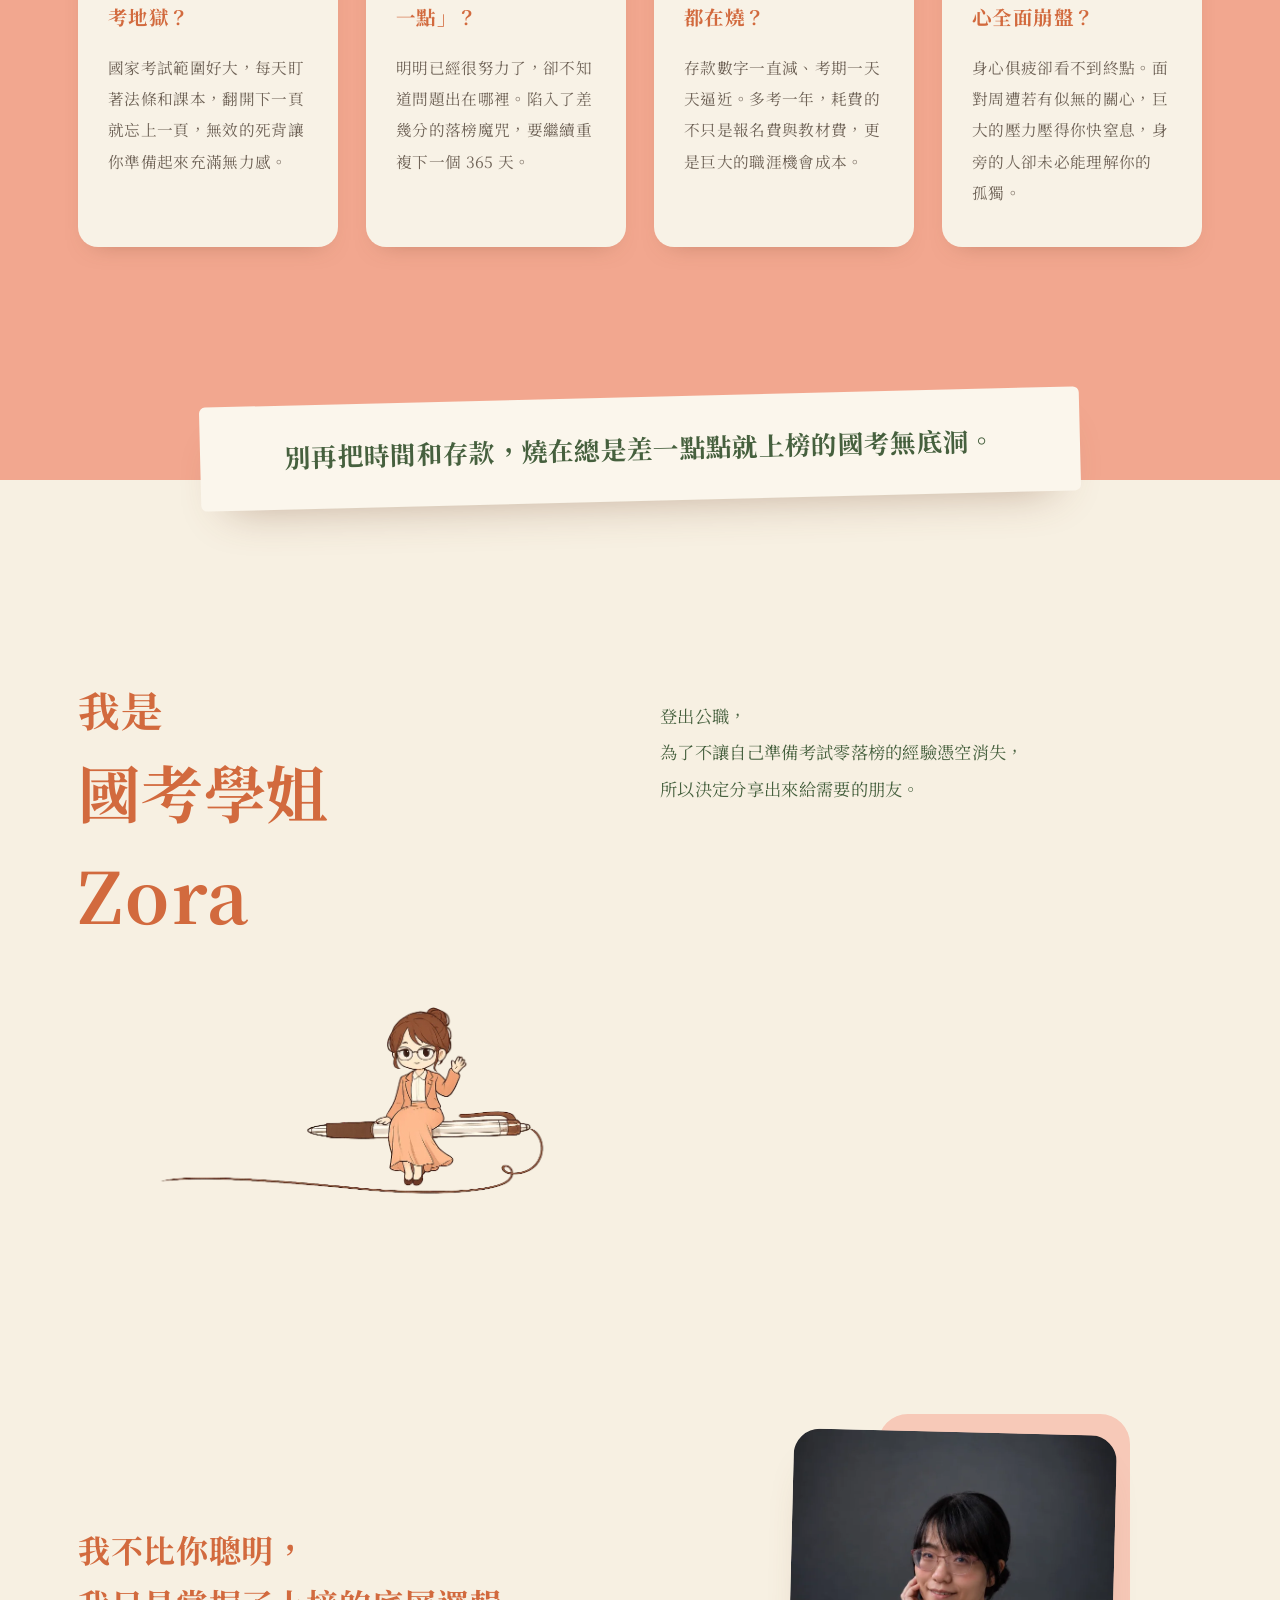
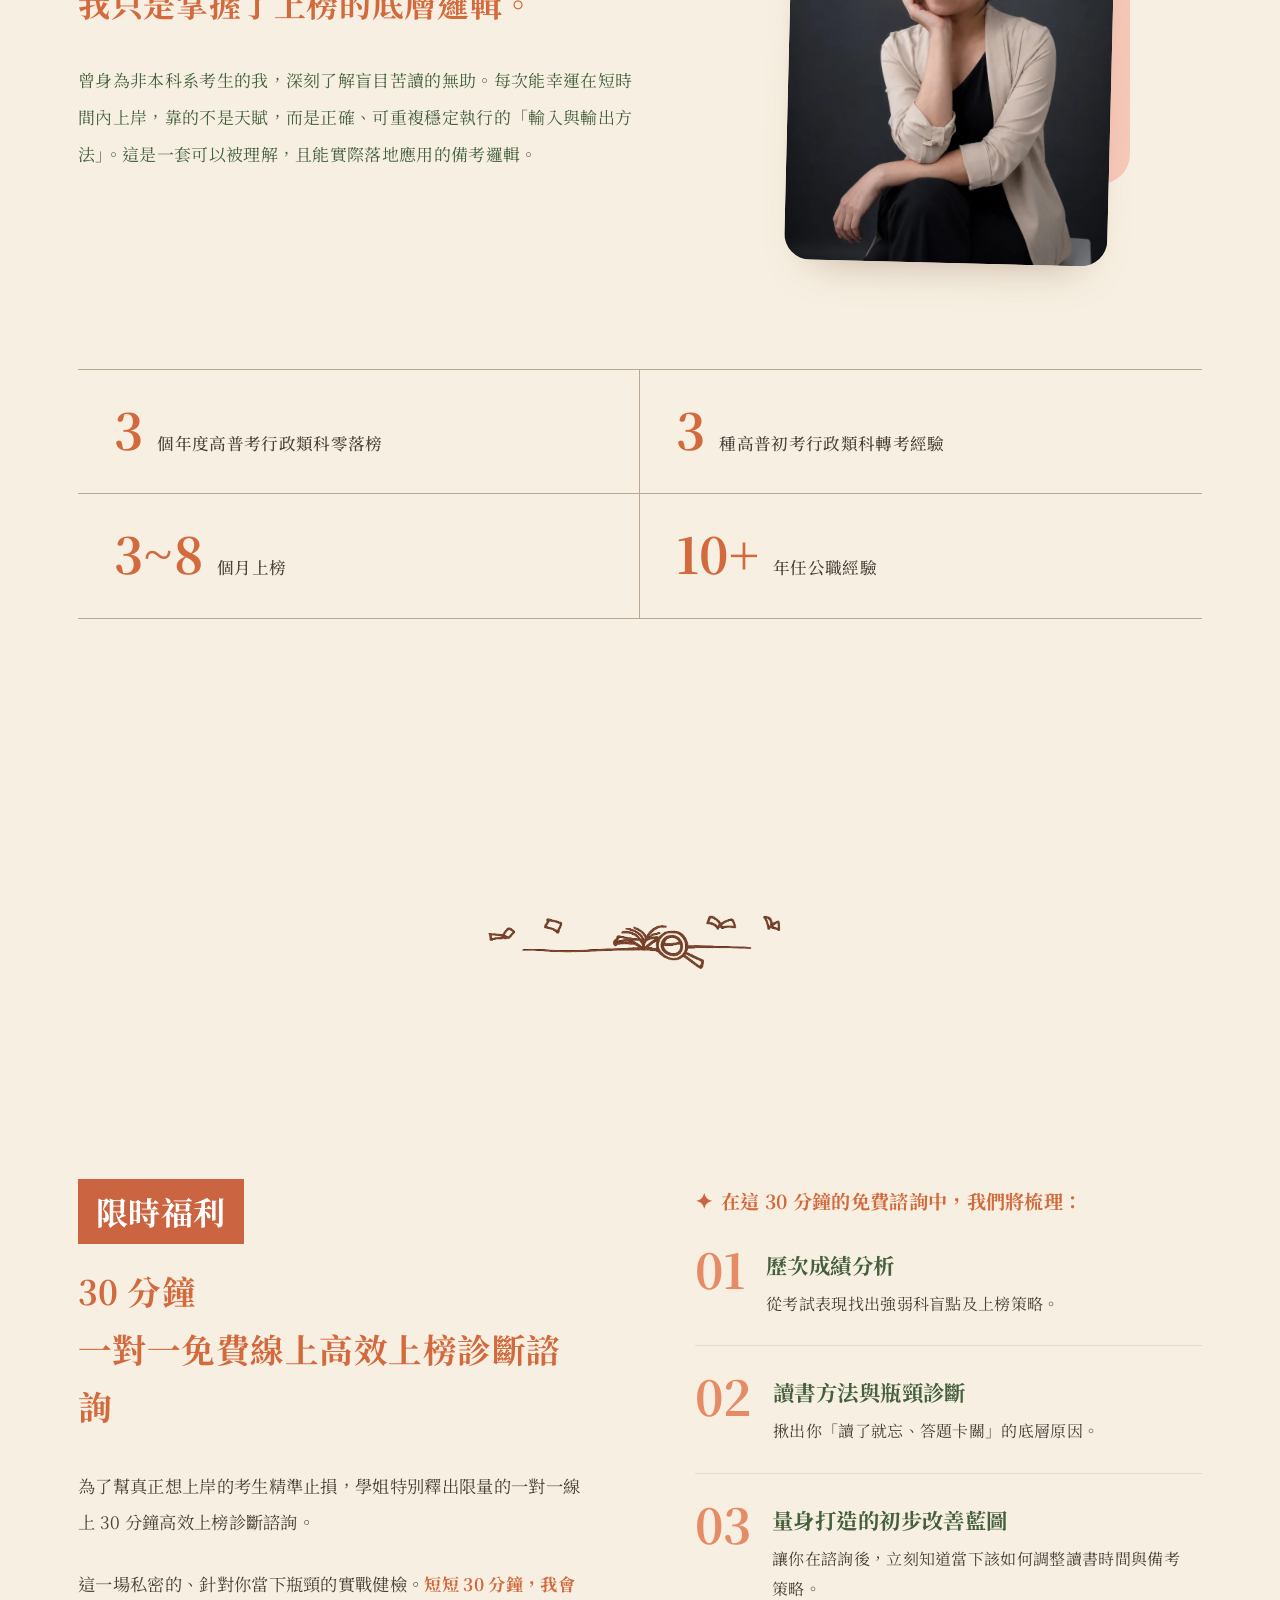
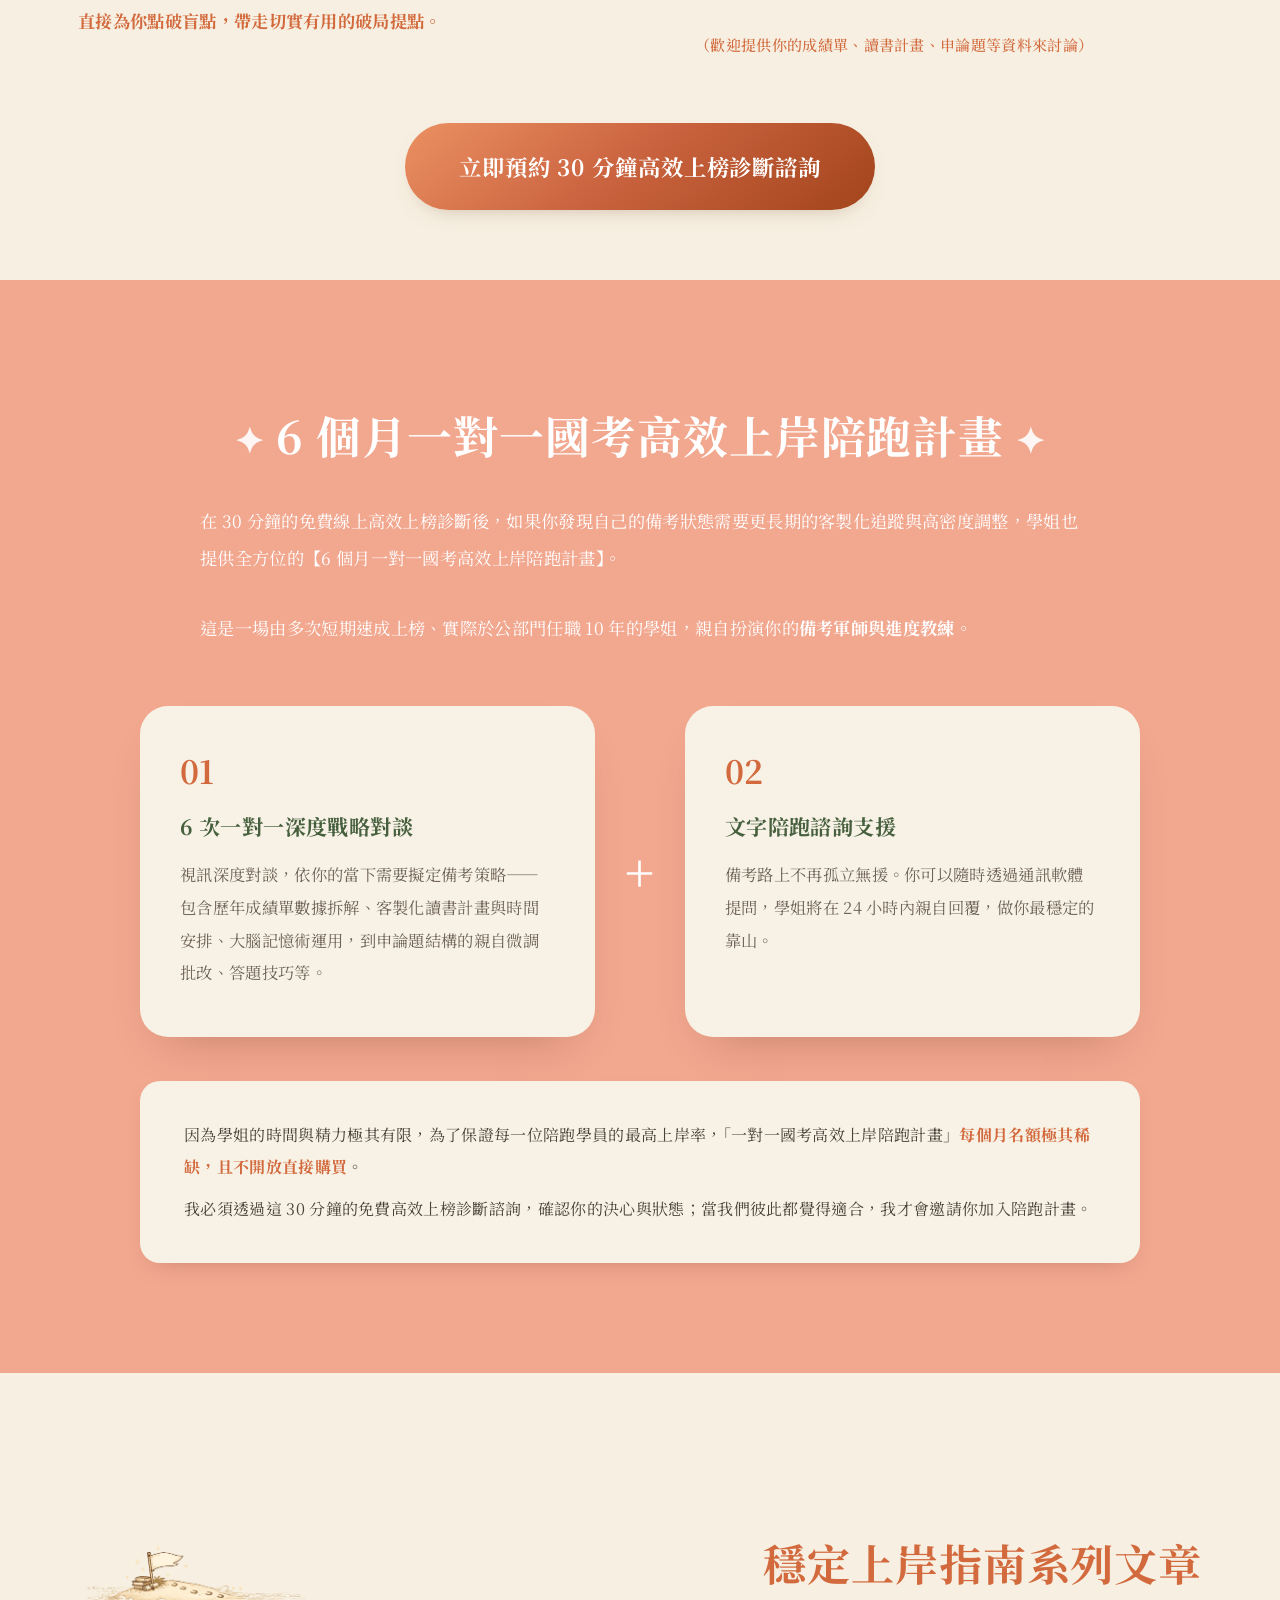
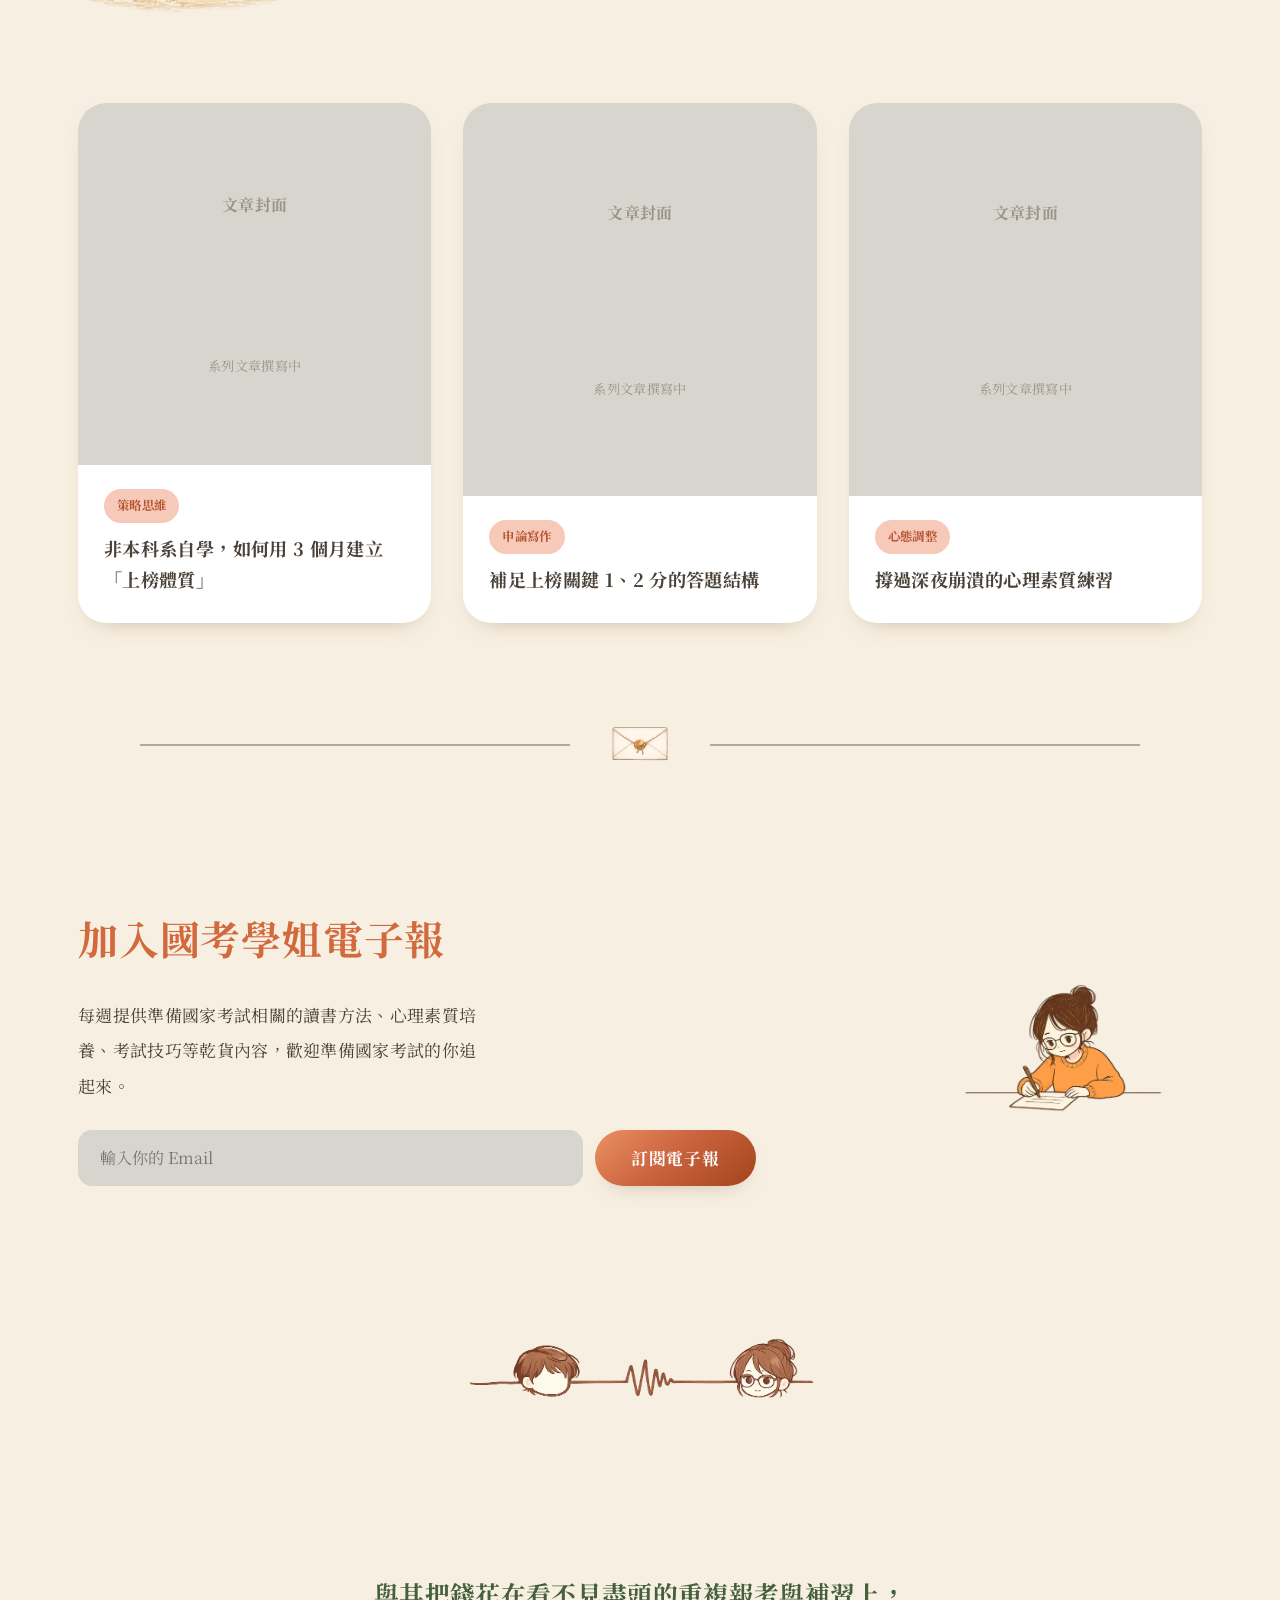
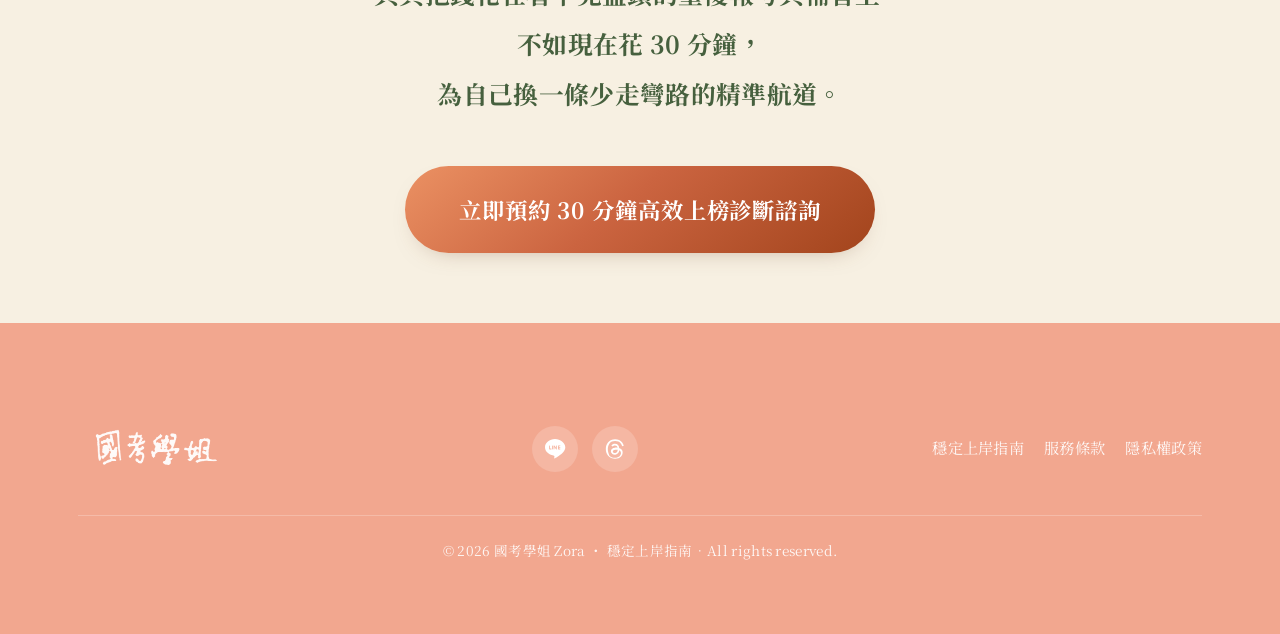
<file: 陪跑計畫下單套組/index.html>
<!DOCTYPE html>
<html lang="zh-Hant">
<head>
<meta charset="UTF-8">
<meta name="viewport" content="width=device-width, initial-scale=1.0">
<title>國考學姐 Zora ｜ 比誰備考方法更精準</title>
<link rel="icon" type="image/png" href="assets/favicon.png">
<meta name="description" content="國考不比誰讀得久，比誰備考方法更精準。非本科系、備考 3–8 個月、多次報考 0 落榜的國考學姐 Zora，限時釋出 30 分鐘免費線上高效上榜診斷諮詢。">
<meta name="keywords" content="國考學姐,國考,國家考試,國考陪跑,高普,高普考,公務員,公職考試,國考陪跑計畫,國考諮詢">
<link rel="canonical" href="https://www.zoraexam.com/">
<meta property="og:type" content="website">
<meta property="og:site_name" content="國考學姐 Zora">
<meta property="og:title" content="國考學姐 Zora ｜ 比誰備考方法更精準">
<meta property="og:description" content="掌握快速上榜者都在用的備考技巧。30 分鐘免費線上高效上榜診斷諮詢，限量釋出。">
<meta property="og:url" content="https://www.zoraexam.com/">
<meta property="og:image" content="https://www.zoraexam.com/assets/banner.webp">
<meta name="twitter:card" content="summary_large_image">
<script>
(function(){
  var w=window.innerWidth||document.documentElement.clientWidth, ua=navigator.userAgent||'', cls='is-desktop';
  if(/Mobi|Android|iPhone|iPod/i.test(ua) || w<=640) cls='is-mobile';
  else if(/iPad|Tablet|PlayBook|Silk/i.test(ua) || (w>640 && w<=1024)) cls='is-tablet';
  var d=document.documentElement; d.classList.add(cls);
  d.classList.add(('ontouchstart' in window)?'is-touch':'no-touch');
})();
</script>
<link rel="preconnect" href="https://fonts.googleapis.com">
<link rel="preconnect" href="https://fonts.gstatic.com" crossorigin>
<link href="https://fonts.googleapis.com/css2?family=Noto+Sans+TC:wght@400;500;700;900&family=Noto+Serif+TC:wght@600;700&display=swap" rel="stylesheet">
<link rel="stylesheet" href="assets/home.css">
<script type="application/ld+json">
{
  "@context": "https://schema.org",
  "@graph": [
    {
      "@type": "WebSite",
      "name": "國考學姐 Zora",
      "url": "https://www.zoraexam.com/",
      "inLanguage": "zh-Hant",
      "description": "國考學姐 Zora 分享國家考試、高普考、公務員考試的備考方法與國考陪跑計畫。"
    },
    {
      "@type": "Person",
      "name": "國考學姐 Zora",
      "alternateName": "Zora",
      "url": "https://www.zoraexam.com/",
      "image": "https://www.zoraexam.com/assets/zora-photo.webp",
      "jobTitle": "公務員／國考陪跑教練",
      "description": "多次短期上榜、任公職 10 年的國考學姐，提供國家考試、高普考備考策略與一對一國考陪跑計畫。",
      "knowsAbout": ["國考", "國家考試", "高普考", "公務員考試", "國考陪跑", "申論題答題技巧"]
    },
    {
      "@type": "Service",
      "serviceType": "國考陪跑計畫",
      "name": "高效上榜陪跑計畫",
      "provider": { "@type": "Person", "name": "國考學姐 Zora" },
      "areaServed": "TW",
      "audience": {
        "@type": "Audience",
        "audienceType": "國家考試／高普考／公務員考試考生"
      },
      "description": "6 個月一對一國考高效上岸陪跑計畫，針對高普考與各類國家考試考生提供備考策略、讀書方法與申論批改。"
    }
  ]
}
</script>
</head>
<body>

<!-- NAV -->
<header class="nav">
  <div class="wrap nav__in">
    <a class="brand" href="index.html"><span class="brand__mark">姐</span><img src="assets/logo.webp" alt="國考學姐" class="brand__logo brand__logo--full"><img src="assets/logo-text.png" alt="國考學" class="brand__logo brand__logo--text"></a>
    <button class="burger" id="burger" aria-label="開啟選單">姐</button>
    <nav class="links" id="links">
      <a href="index.html">首頁</a>
      <a href="index.html#coach">高效上榜陪跑計畫</a>
      <a href="guide.html">穩定上岸系列文章</a>
      <a class="nav__cta" href="https://calendly.com/czora3344/30min" target="_blank" rel="noopener">預約免費高效上榜診斷諮詢</a>
    </nav>
  </div>
</header>

<!-- 1 · HERO -->
<section class="hero">
  <div class="hero__media">
    <span class="hero__floor"></span>
    <img class="hero__banner" src="assets/banner.webp" alt="國考學姐在書桌前專注書寫，桌上有蠟燭、書本與盆栽" fetchpriority="high">
    <div class="hero__fx" aria-hidden="true">
      <span class="flame"><span class="flame__core"></span></span>
      <span class="steam">
        <i style="--d:0s"></i><i style="--d:-9s"></i>
      </span>
    </div>
  </div>
  <div class="hero__inner">
    <div class="hero__copy">
      <h1 class="hero__h1"><span class="hero__l1"><img class="hero__star" src="assets/star.png" alt="" aria-hidden="true">國考不比誰讀得久，</span><br>比誰備考方法更精準！</h1>
      <p class="hero__sub">掌握快速上榜者都在用的備考技巧，<br>快速上岸才是核心關鍵。</p>
      <a class="btn hero__btn" href="https://calendly.com/czora3344/30min" target="_blank" rel="noopener">預約免費諮詢</a>
    </div>
  </div>
</section>

<!-- 2 · PAIN -->
<section class="pain" id="pain">
  <div class="wrap">
    <div class="pain__head reveal">
      <img class="pain__girl" src="assets/worried-girl.webp" alt="為國家考試焦慮的考生插畫，國考備考壓力大">
      <h2>在看不見盡頭、難熬的備考日子裡，<br>你是不是正被這些焦慮反覆折磨？</h2>
    </div>
    <div class="pain__grid">
      <article class="pcard reveal d1">
        <img src="assets/heart.webp" alt="國考備考陪伴" class="pcard__heart">
        <h3>陷入永遠讀不完的備考地獄？</h3>
        <p>國家考試範圍好大，每天盯著法條和課本，翻開下一頁就忘上一頁，無效的死背讓你準備起來充滿無力感。</p>
      </article>
      <article class="pcard reveal d2">
        <img src="assets/heart.webp" alt="國考備考陪伴" class="pcard__heart">
        <h3>為什麼放榜總是「差一點」？</h3>
        <p>明明已經很努力了，卻不知道問題出在哪裡。陷入了差幾分的落榜魔咒，要繼續重複下一個 365 天。</p>
      </article>
      <article class="pcard reveal d3">
        <img src="assets/heart.webp" alt="國考備考陪伴" class="pcard__heart">
        <h3>金錢與時間成本每天都在燒？</h3>
        <p>存款數字一直減、考期一天天逼近。多考一年，耗費的不只是報名費與教材費，更是巨大的職涯機會成本。</p>
      </article>
      <article class="pcard reveal d4">
        <img src="assets/heart.webp" alt="國考備考陪伴" class="pcard__heart">
        <h3>在無數個深夜裡，信心全面崩盤？</h3>
        <p>身心俱疲卻看不到終點。面對周遭若有似無的關心，巨大的壓力壓得你快窒息，身旁的人卻未必能理解你的孤獨。</p>
      </article>
    </div>
    <p class="sticker reveal">別再把時間和存款，燒在總是差一點點就上榜的國考無底洞。</p>
  </div>
</section>

<!-- 3 · ABOUT -->
<section class="about" id="about">
  <div class="wrap">
    <div class="about__intro reveal">
      <h2 class="about__title">我是<span class="lg">國考學姐</span><span class="serif">Zora</span></h2>
      <p>登出公職，<br>為了不讓自己準備考試零落榜的經驗憑空消失，<br>所以決定分享出來給需要的朋友。</p>
    </div>
    <img class="about__pen reveal" src="assets/zora-pen.webp" alt="國考學姐 Zora 坐在筆上揮手">

    <div class="about__body">
      <div class="reveal">
        <h3 class="about__quote">我不比你聰明，<br>我只是掌握了上榜的底層邏輯。</h3>
        <p class="about__copy">曾身為非本科系考生的我，深刻了解盲目苦讀的無助。每次能幸運在短時間內上岸，靠的不是天賦，而是正確、可重複穩定執行的「輸入與輸出方法」。這是一套可以被理解，且能實際落地應用的備考邏輯。</p>
      </div>
      <figure class="about__photo reveal d2"><img src="assets/zora-photo.webp" alt="國考學姐 Zora 的個人照"></figure>
    </div>

    <div class="stats reveal">
      <div class="stat"><span class="stat__n">3</span><span class="stat__t">個年度高普考行政類科零落榜</span></div>
      <div class="stat"><span class="stat__n">3</span><span class="stat__t">種高普初考行政類科轉考經驗</span></div>
      <div class="stat"><span class="stat__n">3~8</span><span class="stat__t">個月上榜</span></div>
      <div class="stat"><span class="stat__n">10+</span><span class="stat__t">年任公職經驗</span></div>
    </div>
  </div>
</section>

<!-- divider -->
<img class="divider reveal" src="assets/divider-book.webp" alt="國考國家考試備考書籍與放大鏡插畫">

<!-- 4 · FREE -->
<section class="free" id="free">
  <div class="wrap">
    <div class="free__grid">
      <div class="free__copy reveal">
        <h2 class="free__title">
          <span class="free__eyebrow">限時福利</span>
          <span class="free__hl">30 分鐘<br>一對一免費線上高效上榜診斷諮詢</span>
        </h2>
        <p>為了幫真正想上岸的考生精準止損，學姐特別釋出限量的一對一線上 30 分鐘高效上榜診斷諮詢。</p>
        <p>這一場私密的、針對你當下瓶頸的實戰健檢。<b>短短 30 分鐘，我會直接為你點破盲點，帶走切實有用的破局提點。</b></p>
      </div>
      <div class="free__plan reveal d2">
        <p class="free__lead"><span class="free__spark">✦</span>在這 30 分鐘的免費諮詢中，我們將梳理：</p>
        <ol class="checklist">
          <li class="citem">
            <span class="citem__no">01</span>
            <div class="citem__b"><h4>歷次成績分析</h4><p>從考試表現找出強弱科盲點及上榜策略。</p></div>
          </li>
          <li class="citem">
            <span class="citem__no">02</span>
            <div class="citem__b"><h4>讀書方法與瓶頸診斷</h4><p>揪出你「讀了就忘、答題卡關」的底層原因。</p></div>
          </li>
          <li class="citem">
            <span class="citem__no">03</span>
            <div class="citem__b"><h4>量身打造的初步改善藍圖</h4><p>讓你在諮詢後，立刻知道當下該如何調整讀書時間與備考策略。</p></div>
          </li>
        </ol>
        <p class="free__note">（歡迎提供你的成績單、讀書計畫、申論題等資料來討論）</p>
      </div>
    </div>
    <div class="free__btnrow reveal">
      <a class="btn btn--lg btn-attn" href="https://calendly.com/czora3344/30min" target="_blank" rel="noopener">立即預約 30 分鐘高效上榜診斷諮詢</a>
    </div>
  </div>
</section>

<!-- 5 · COACH -->
<section class="coach" id="coach">
  <div class="wrap">
    <h2 class="coach__title reveal"><span class="sp">✦</span>6 個月一對一國考高效上岸陪跑計畫<span class="sp">✦</span></h2>
    <p class="coach__lead reveal d1">在 30 分鐘的免費線上高效上榜診斷後，如果你發現自己的備考狀態需要更長期的客製化追蹤與高密度調整，學姐也提供全方位的【6 個月一對一國考高效上岸陪跑計畫】。</p>
    <p class="coach__lead reveal d1">這是一場由多次短期速成上榜、實際於公部門任職 10 年的學姐，親自扮演你的<b>備考軍師與進度教練</b>。</p>
    <div class="coach__cards reveal d1">
      <article class="ccard">
        <span class="ccard__no">01</span>
        <h3>6 次一對一深度戰略對談</h3>
        <p>視訊深度對談，依你的當下需要擬定備考策略——包含歷年成績單數據拆解、客製化讀書計畫與時間安排、大腦記憶術運用，到申論題結構的親自微調批改、答題技巧等。</p>
      </article>
      <span class="coach__plus" aria-hidden="true">+</span>
      <article class="ccard">
        <span class="ccard__no">02</span>
        <h3>文字陪跑諮詢支援</h3>
        <p>備考路上不再孤立無援。你可以隨時透過通訊軟體提問，學姐將在 24 小時內親自回覆，做你最穩定的靠山。</p>
      </article>
    </div>
    <div class="declare reveal">
      <p>因為學姐的時間與精力極其有限，為了保證每一位陪跑學員的最高上岸率，「一對一國考高效上岸陪跑計畫」<b>每個月名額極其稀缺，且不開放直接購買</b>。</p>
      <p>我必須透過這 30 分鐘的免費高效上榜診斷諮詢，確認你的決心與狀態；當我們彼此都覺得適合，我才會邀請你加入陪跑計畫。</p>
    </div>
  </div>
</section>

<!-- 6 · GUIDE -->
<section class="guide" id="guide">
  <div class="wrap">
    <div class="guide__head reveal">
      <img class="guide__island" src="assets/island.webp" alt="國考學姐穩定上岸指南插畫，公務員國家考試備考文章">
      <h2>穩定上岸指南系列文章</h2>
    </div>
    <div class="guide__grid" id="guide-grid">
      <article class="gcard reveal d1">
        <div class="gcard__ph">文章封面<br><small>系列文章撰寫中</small></div>
        <div class="gcard__b"><span class="gcard__tag">策略思維</span><h3>非本科系自學，如何用 3 個月建立「上榜體質」</h3></div>
      </article>
      <article class="gcard reveal d2">
        <div class="gcard__ph">文章封面<br><small>系列文章撰寫中</small></div>
        <div class="gcard__b"><span class="gcard__tag">申論寫作</span><h3>補足上榜關鍵 1、2 分的答題結構</h3></div>
      </article>
      <article class="gcard reveal d3">
        <div class="gcard__ph">文章封面<br><small>系列文章撰寫中</small></div>
        <div class="gcard__b"><span class="gcard__tag">心態調整</span><h3>撐過深夜崩潰的心理素質練習</h3></div>
      </article>
    </div>
    <div class="envdiv reveal"><img src="assets/envelope.webp" alt="國考學姐電子報信封插畫"></div>
  </div>
</section>

<!-- 7 · NEWSLETTER + FINAL CTA -->
<section class="news" id="news">
  <div class="wrap">
    <div class="news__top reveal">
      <div class="news__copy">
        <h2 class="news__title">加入國考學姐電子報</h2>
        <p>每週提供準備國家考試相關的讀書方法、心理素質培養、考試技巧等乾貨內容，歡迎準備國家考試的你追起來。</p>
        <form class="news__form" method="post" action="https://systeme.io/embedded/42118966/subscription" target="news-sink" onsubmit="var f=this;setTimeout(function(){f.querySelector('.ok').classList.add('show');f.reset();},500);">
          <input type="email" name="email" placeholder="輸入你的 Email" required>
          <button class="btn" type="submit">訂閱電子報</button>
          <div class="ok">訂閱成功！謝謝！</div>
        </form>
        <iframe name="news-sink" title="newsletter" style="display:none;border:0;width:0;height:0;"></iframe>
      </div>
      <img class="news__writer" src="assets/writing-girl.webp" alt="考生準備國家考試、書寫申論題插畫">
    </div>

    <img class="news__talk reveal" src="assets/talk.webp" alt="兩人隔著心電圖般的線對談">

    <p class="finalpitch reveal">與其把錢花在看不見盡頭的重複報考與補習上，<br>不如現在花 30 分鐘，<br>為自己換一條少走彎路的精準航道。</p>
    <div class="finalcta reveal">
      <a class="btn btn--lg btn-attn" href="https://calendly.com/czora3344/30min" target="_blank" rel="noopener">立即預約 30 分鐘高效上榜診斷諮詢</a>
    </div>
  </div>
</section>

<!-- FOOTER -->
<footer class="footer">
  <div class="wrap">
    <div class="footer__in">
      <img src="assets/logo.webp" alt="國考學姐" class="footer__logo">
      <div class="footer__soc">
        <a href="#" class="footer__ico" aria-label="LINE 官方帳號">
          <svg viewBox="0 0 24 24" fill="currentColor" aria-hidden="true"><path d="M12 2C6.48 2 2 5.69 2 10.25c0 4.09 3.6 7.51 8.47 8.16.33.07.78.22.89.5.1.26.07.66.03.92l-.14.86c-.04.26-.2 1.02.89.56 1.09-.46 5.86-3.45 7.99-5.91 1.47-1.61 2.17-3.25 2.17-5.05C22 5.69 17.52 2 12 2zM8.18 12.4H6.6a.42.42 0 0 1-.42-.42V8.83a.42.42 0 0 1 .84 0v2.73h1.16a.42.42 0 0 1 0 .84zm1.67-.42a.42.42 0 0 1-.84 0V8.83a.42.42 0 0 1 .84 0v3.15zm3.93 0a.42.42 0 0 1-.29.4.43.43 0 0 1-.13.02.42.42 0 0 1-.34-.17l-1.61-2.19v1.94a.42.42 0 0 1-.84 0V8.83a.42.42 0 0 1 .29-.4.42.42 0 0 1 .47.15l1.61 2.19V8.83a.42.42 0 0 1 .84 0v3.15zm2.71-2H17a.42.42 0 0 1 0 .84h-1.16v.74H17a.42.42 0 0 1 0 .84h-1.58a.42.42 0 0 1-.42-.42V8.83a.42.42 0 0 1 .42-.42H17a.42.42 0 0 1 0 .84h-1.16v.73z"/></svg>
        </a>
        <a href="https://www.threads.com/" target="_blank" rel="noopener" class="footer__ico" aria-label="Threads">
          <svg viewBox="0 0 24 24" fill="currentColor" aria-hidden="true"><path d="M16.5 11.3c-.08-.04-.17-.08-.26-.11-.15-2.79-1.68-4.39-4.24-4.4h-.04c-1.53 0-2.81.65-3.59 1.85l1.41.97c.58-.88 1.49-1.07 2.18-1.07h.02c.86.01 1.51.26 1.93.74.31.36.51.85.62 1.47-.79-.13-1.64-.17-2.55-.12-2.57.15-4.22 1.65-4.11 3.74.06 1.06.59 1.97 1.49 2.57.76.5 1.74.75 2.76.69 1.35-.07 2.41-.59 3.15-1.52.56-.71.91-1.63 1.07-2.79.64.39 1.11.9 1.37 1.51.45 1.05.47 2.77-.93 4.17-1.23 1.23-2.71 1.76-4.93 1.78-2.46-.02-4.33-.81-5.55-2.35C5.43 16.2 4.84 14.3 4.82 12c.02-2.3.61-4.2 1.74-5.62C7.78 4.84 9.65 4.05 12.11 4.03c2.48.02 4.38.81 5.65 2.36.62.76 1.09 1.71 1.4 2.83l1.65-.44c-.37-1.38-.96-2.57-1.76-3.55C17.41 3.27 15.04 2.27 12.12 2.25h-.01c-2.91.02-5.25 1.02-6.95 2.98C3.6 7 2.83 9.27 2.82 11.99v.02c.01 2.72.78 4.99 2.34 6.76 1.7 1.96 4.04 2.96 6.95 2.98h.01c2.59-.02 4.41-.7 5.91-2.2 1.96-1.96 1.9-4.42 1.25-5.93-.27-.63-.68-1.19-1.22-1.65zm-4.3 4.72c-1.13.06-2.3-.45-2.36-1.54-.04-.81.58-1.71 2.43-1.82.21-.01.42-.02.62-.02.67 0 1.3.07 1.87.19-.21 2.66-1.46 3.13-2.56 3.19z"/></svg>
        </a>
      </div>
      <div class="footer__links">
        <a href="guide.html">穩定上岸指南</a>
        <a href="terms.html">服務條款</a>
        <a href="privacy.html">隱私權政策</a>
      </div>
    </div>
    <div class="footer__base">© 2026 國考學姐 Zora ・ 穩定上岸指南．All rights reserved.</div>
  </div>
</footer>

<template id="__bundler_thumbnail">
  <div style="width:100%;height:100%;display:grid;place-items:center;background:#F2A78F;">
    <div style="font-family:Georgia,serif;font-weight:700;font-size:34%;color:#46603E;letter-spacing:.1em;">國考學姐 Zora</div>
  </div>
</template>
<script>
var burger=document.getElementById('burger'), links=document.getElementById('links');
burger.addEventListener('click',function(){links.classList.toggle('open'); burger.classList.toggle('on');});
links.querySelectorAll('a').forEach(function(a){a.addEventListener('click',function(){links.classList.remove('open'); burger.classList.remove('on');});});
var io=new IntersectionObserver(function(es){es.forEach(function(e){if(e.isIntersecting){e.target.classList.add('in');io.unobserve(e.target);}})},{threshold:.12});
document.querySelectorAll('.reveal:not(.in)').forEach(function(el){io.observe(el);});

/* eye-catching CTA buttons wiggle when scrolled into view */
var bio=new IntersectionObserver(function(es){es.forEach(function(e){if(e.isIntersecting){e.target.classList.add('attn-go');bio.unobserve(e.target);}})},{threshold:.6});
document.querySelectorAll('.btn-attn').forEach(function(el){bio.observe(el);});

/* stats count-up from 1 when scrolled into view */
(function(){
  var reduce = window.matchMedia && window.matchMedia('(prefers-reduced-motion:reduce)').matches;
  function animateNum(el){
    var raw=(el.dataset.target||el.textContent).trim();
    el.dataset.target=raw;
    var nums=raw.match(/\d+/g);
    if(!nums){ return; }
    if(reduce){ el.textContent=raw; return; }
    var seps=raw.split(/\d+/);              // text around the numbers
    var targets=nums.map(Number);
    var dur=1300, t0=null;
    function frame(t){
      if(t0===null) t0=t;
      var p=Math.min(1,(t-t0)/dur), e=1-Math.pow(1-p,3);
      var out='';
      for(var i=0;i<targets.length;i++){
        var cur=Math.max(1, Math.round(1+(targets[i]-1)*e));
        out+=seps[i]+cur;
      }
      out+=seps[targets.length]||'';
      el.textContent=out;
      if(p<1){ requestAnimationFrame(frame); } else { el.textContent=raw; }
    }
    requestAnimationFrame(frame);
  }
  var statsEl=document.querySelector('.stats');
  if(statsEl){
    var so=new IntersectionObserver(function(es){
      es.forEach(function(e){
        if(e.isIntersecting){
          e.target.querySelectorAll('.stat__n').forEach(animateNum);
          so.unobserve(e.target);
        }
      });
    },{threshold:.4});
    so.observe(statsEl);
  }
})();

/* =========================================================
   Sanity 串接：自動抓「穩定上岸指南系列文章」最新 3 篇
   只要把下面 projectId 填成你的，就會自動帶入文章；
   還沒填或抓不到時，會保留現有的靜態卡片，畫面不會壞。
   ========================================================= */
var SANITY = {
  projectId : 'j8qrcd98',  // ← 已填入你的新 Project ID
  dataset   : 'production',       // 通常就是 production
  apiVersion: '2024-01-01'
};
(function(){
  if(!SANITY.projectId || SANITY.projectId === 'YOUR_PROJECT_ID') return;
  var grid = document.getElementById('guide-grid');
  if(!grid) return;
  var query = '*[_type=="post" && !(_id in path("drafts.**"))]'
            + '|order(featured desc, coalesce(publishedAt,_createdAt) desc)[0...3]'
            + '{title,"slug":slug.current,"id":_id,"cover":mainImage.asset->url,'
            + '"tag":coalesce(category, categories[0]->title)}';
  var url = 'https://' + SANITY.projectId + '.apicdn.sanity.io/v' + SANITY.apiVersion
          + '/data/query/' + SANITY.dataset + '?query=' + encodeURIComponent(query);
  fetch(url)
    .then(function(r){ return r.json(); })
    .then(function(res){
      var posts = (res && res.result) || [];
      if(!posts.length) return;
      grid.innerHTML = posts.map(function(p){
        var ph = p.cover
          ? '<div class="gcard__ph" style="background:url(' + p.cover + ') center/cover;"></div>'
          : '<div class="gcard__ph">文章封面<br><small>' + (p.tag || '系列文章') + '</small></div>';
        var href = p.slug ? ('article.html?slug=' + encodeURIComponent(p.slug))
                          : ('article.html?id=' + encodeURIComponent(p.id));
        return '<a class="gcard reveal in" href="' + href + '" style="text-decoration:none;color:inherit;">' + ph
             + '<div class="gcard__b"><span class="gcard__tag">' + (p.tag || '')
             + '</span><h3>' + (p.title || '') + '</h3></div></a>';
      }).join('');
    })
    .catch(function(e){ console.warn('Sanity 載入失敗，沿用靜態卡片：', e); });
})();
</script>
</body>
</html>
</file>
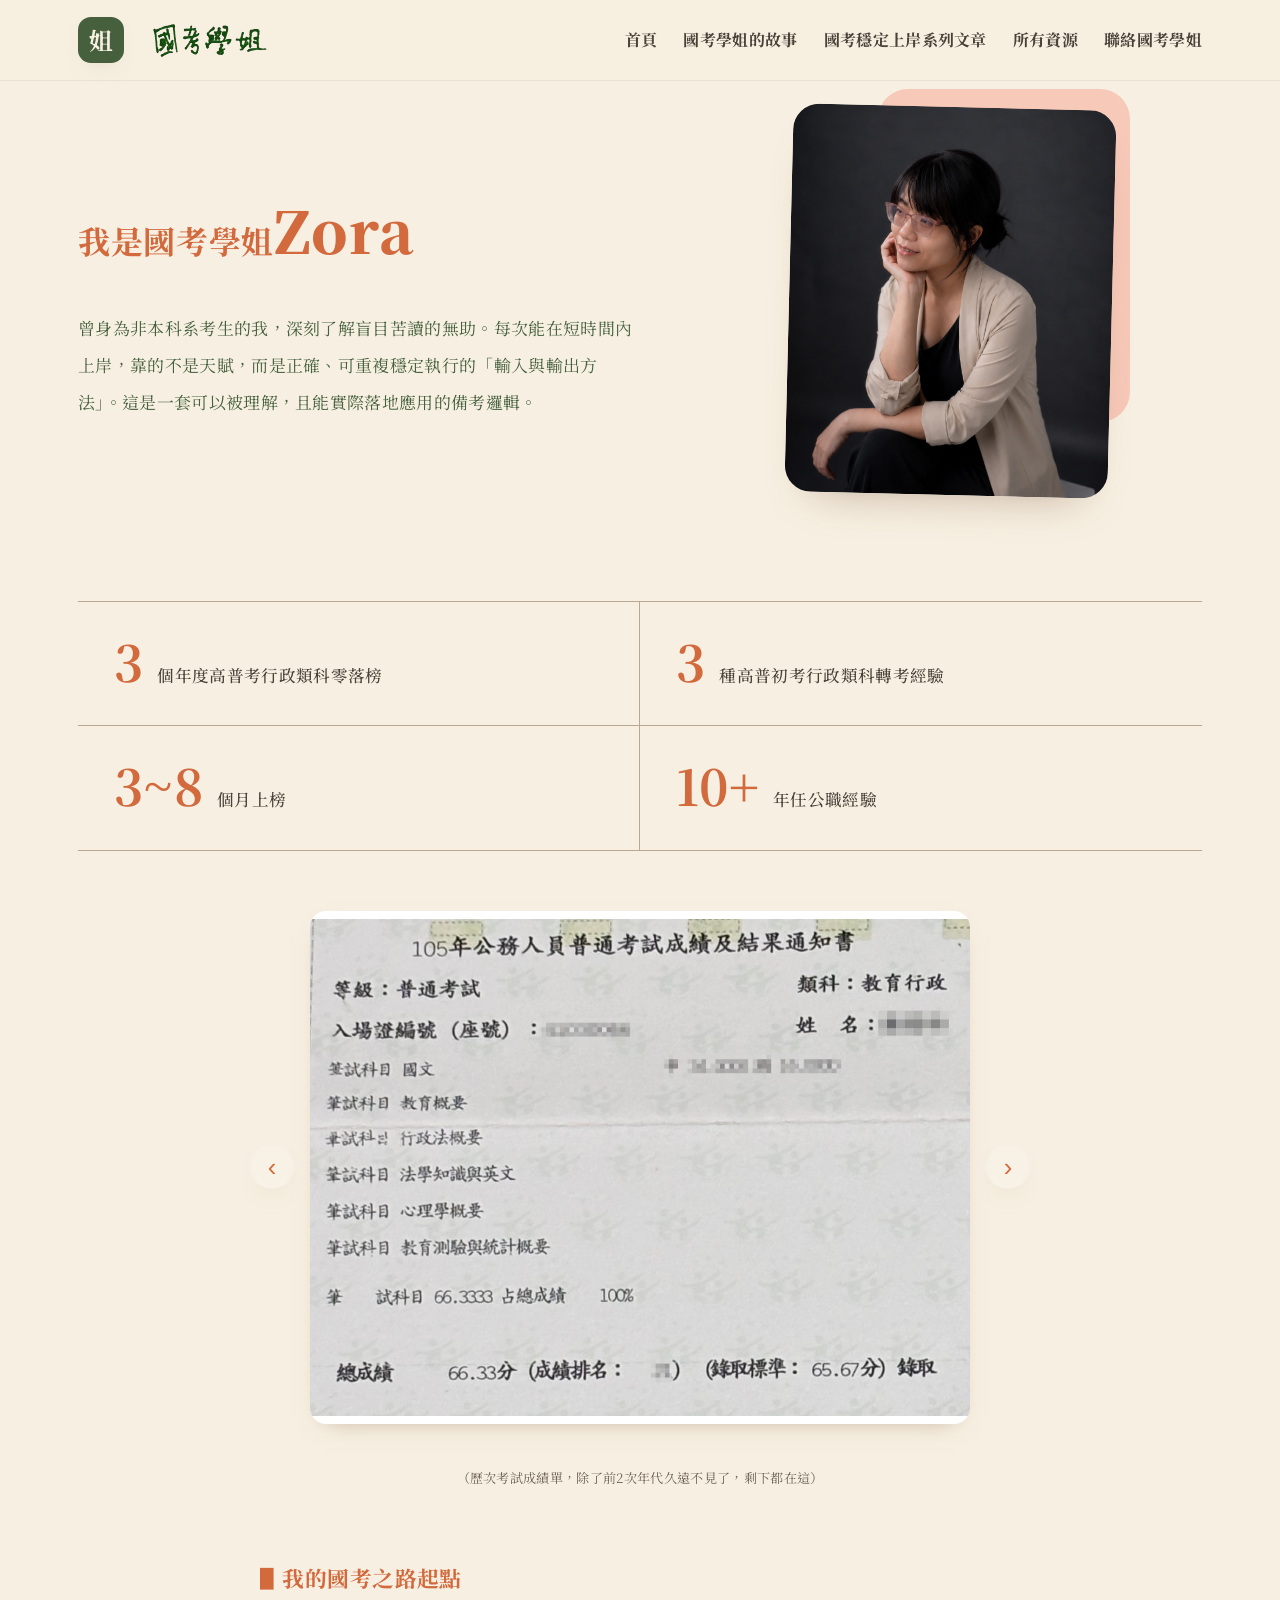
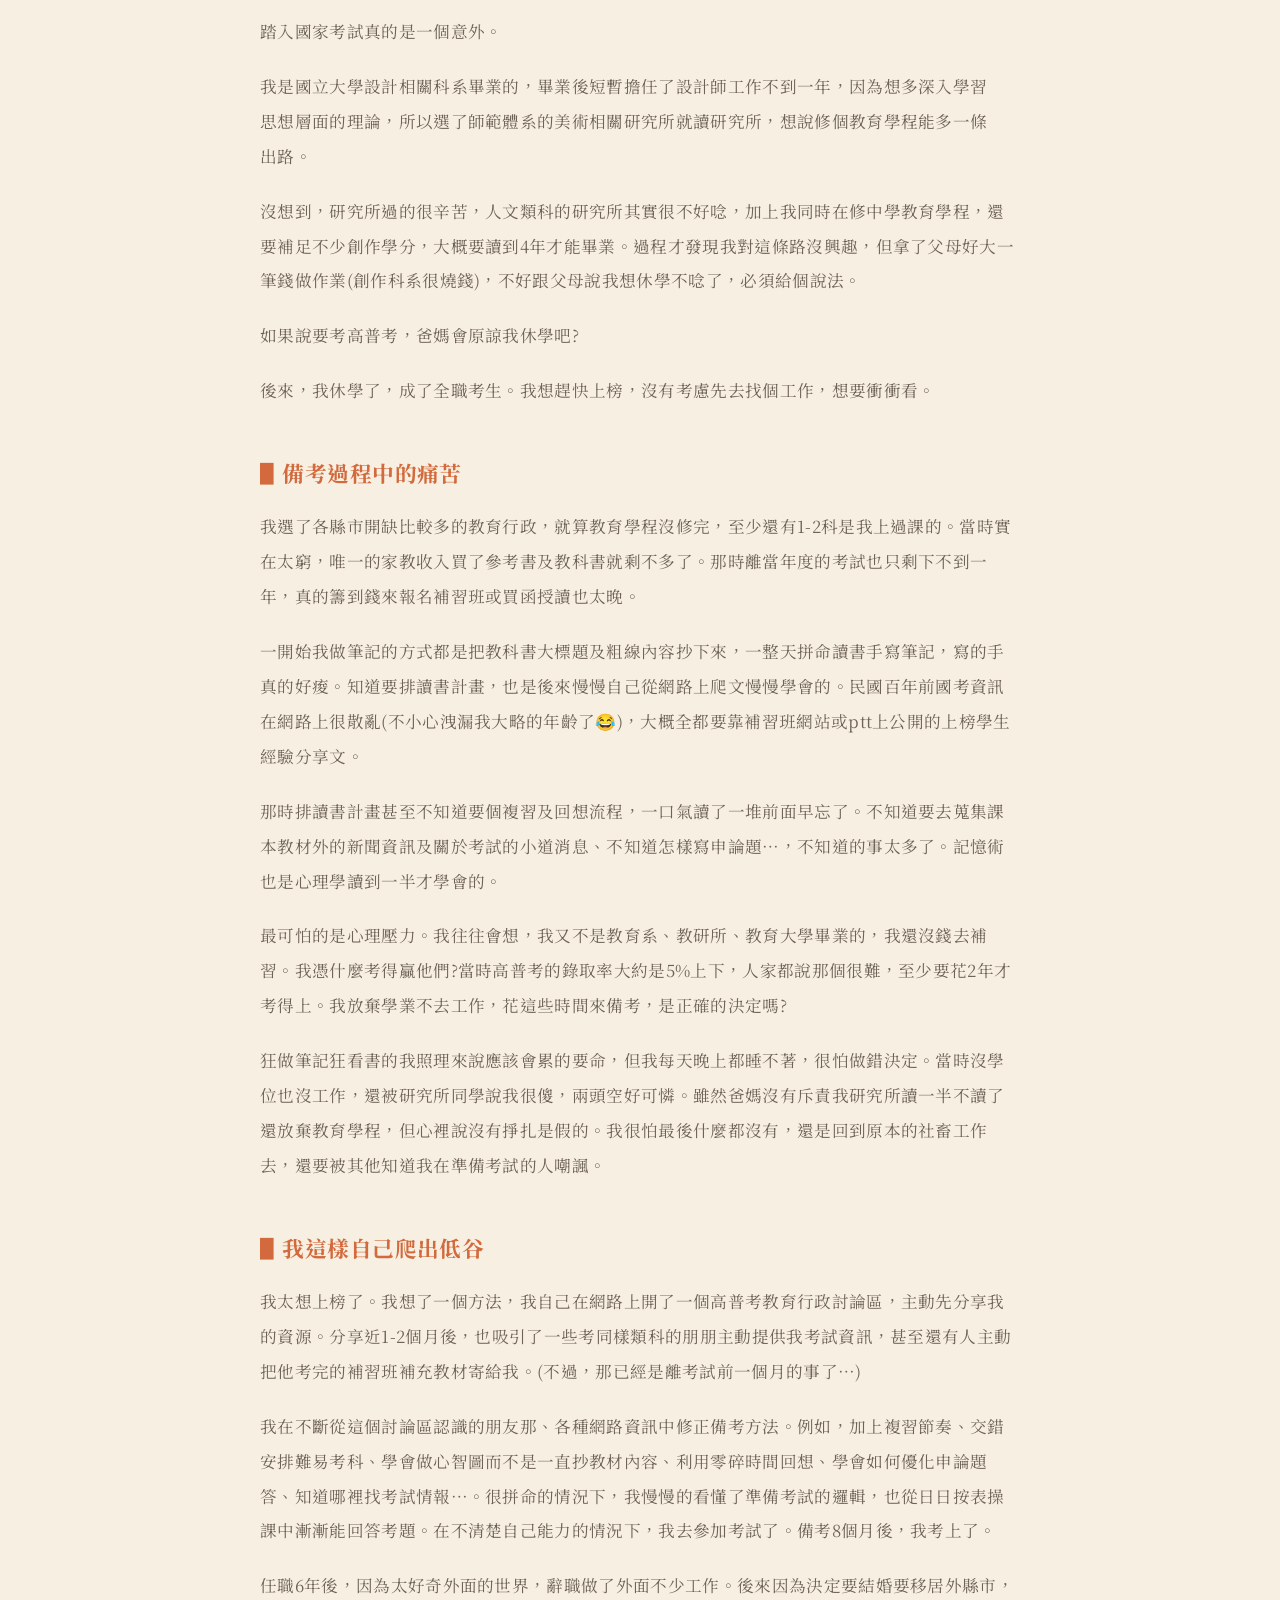
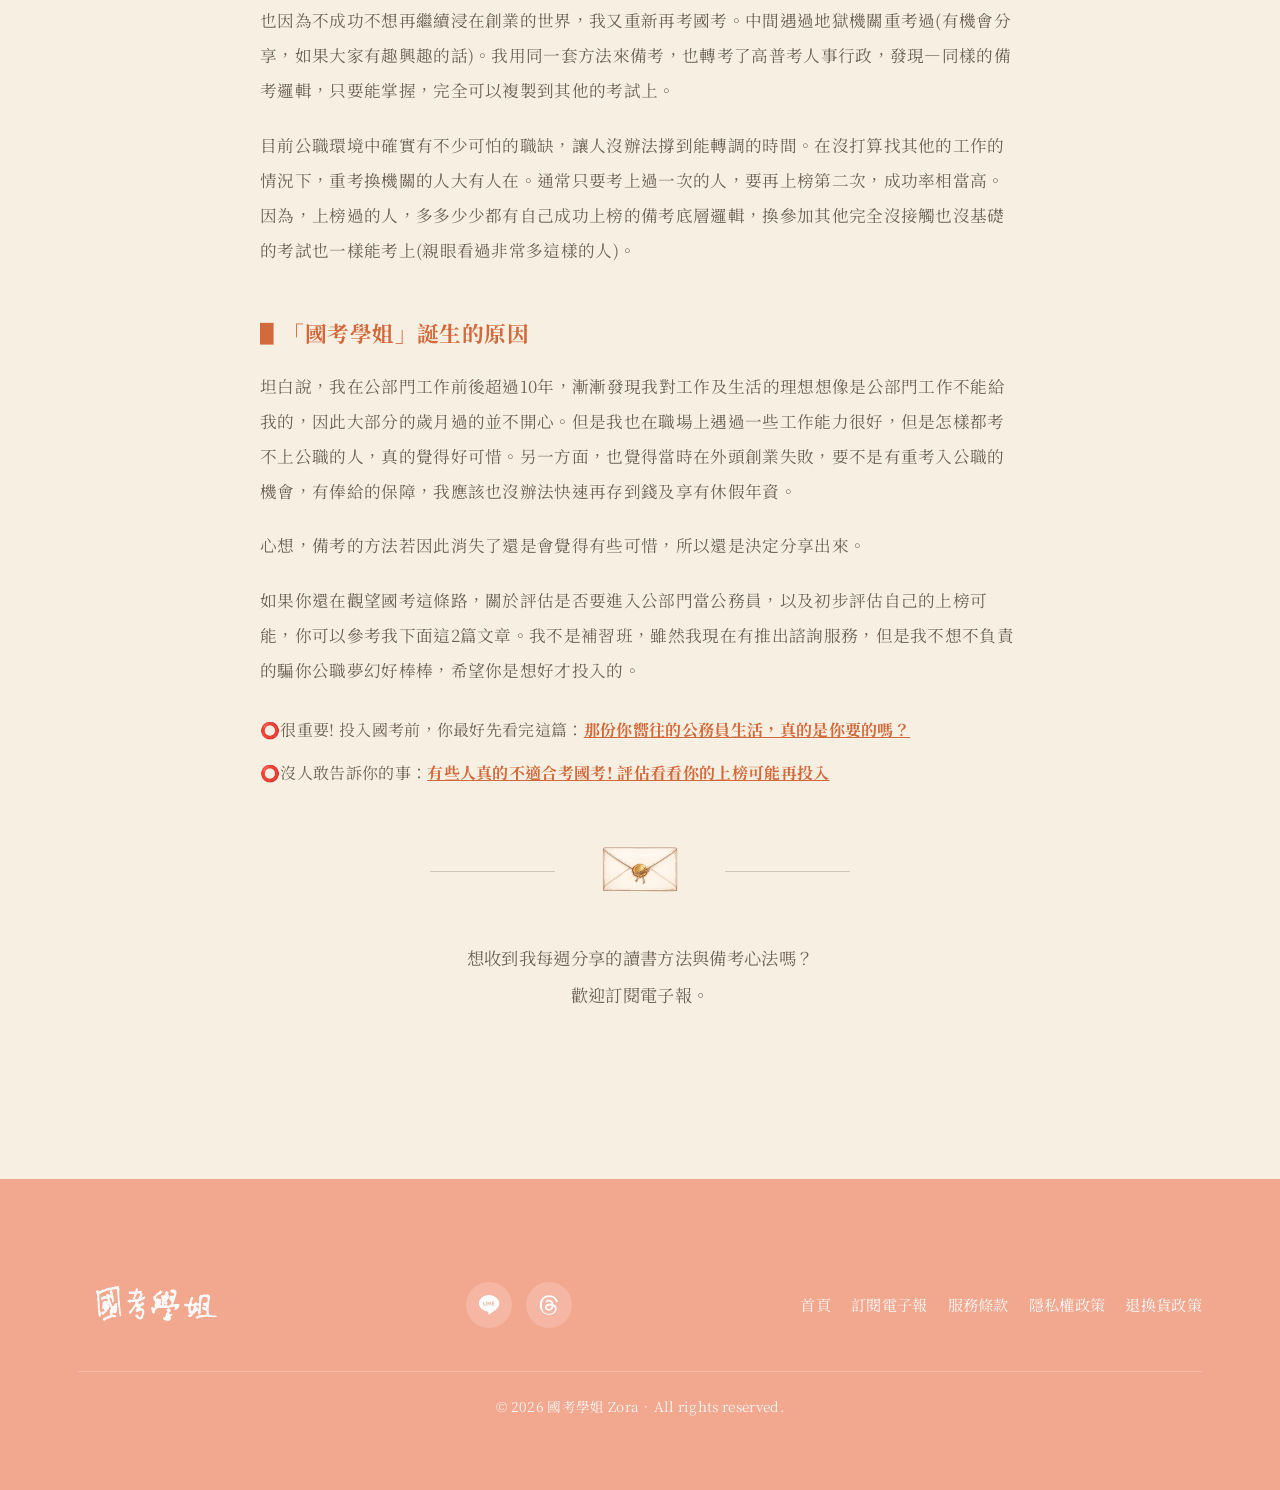
<file: about.html>
<!DOCTYPE html>
<html lang="zh-Hant">
<head>
<!-- Google tag (gtag.js) -->
<script async src="https://www.googletagmanager.com/gtag/js?id=G-XJJT1EJWCG"></script>
<script>
  window.dataLayer = window.dataLayer || [];
  function gtag(){dataLayer.push(arguments);}
  gtag('js', new Date());

  gtag('config', 'G-XJJT1EJWCG');
</script>

<meta charset="UTF-8">
<meta name="viewport" content="width=device-width, initial-scale=1.0">
<title>國考學姐的故事｜國考學姐 Zora</title>
<link rel="icon" type="image/png" href="assets/favicon.png">
<meta name="description" content="非本科系、多次高普考零落榜的國考學姐 Zora，分享她從迷茫苦讀到掌握上榜底層邏輯的真實備考旅程。">
<meta name="keywords" content="國家考試,國考,高普考,公職,上榜,國考學姐">
<link rel="canonical" href="https://www.zoraexam.com/about.html">
<link rel="preconnect" href="https://fonts.googleapis.com">
<link rel="preconnect" href="https://fonts.gstatic.com" crossorigin>
<link href="https://fonts.googleapis.com/css2?family=Noto+Sans+TC:wght@400;500;700;900&family=Noto+Serif+TC:wght@600;700&display=swap" rel="stylesheet">
<link rel="stylesheet" href="assets/home.css?v=4">
</head>
<body>

<header class="nav nav--pale">
  <div class="wrap nav__in">
    <a class="brand" href="index.html"><span class="brand__mark">姐</span><img src="assets/logo.webp" alt="國考學姐" class="brand__logo brand__logo--full"><img src="assets/logo-text.png" alt="國考學姐" class="brand__logo brand__logo--text"></a>
    <button class="burger" id="burger" aria-label="開啟選單">姐</button>
    <nav class="links" id="links">
      <a href="index.html">首頁</a>
      <a href="about.html">國考學姐的故事</a>
      <a href="guide.html">國考穩定上岸系列文章</a>
      <a href="index.html#resources">所有資源</a>
      <a href="contact.html">聯絡國考學姐</a>
    </nav>
  </div>
</header>


<section class="about about-page" id="about">
  <div class="wrap">
    <div class="about__body">
      <div class="reveal">
        <h3 class="about__quote">我是國考學姐<span class="lg">Zora</span></h3>
        <p class="about__copy">曾身為非本科系考生的我，深刻了解盲目苦讀的無助。每次能在短時間內上岸，靠的不是天賦，而是正確、可重複穩定執行的「輸入與輸出方法」。這是一套可以被理解，且能實際落地應用的備考邏輯。</p>
      </div>
      <figure class="about__photo reveal d2"><img src="assets/zora-photo.webp" alt="國考學姐 Zora 的個人照"></figure>
    </div>

    <div class="stats reveal">
      <div class="stat"><span class="stat__n">3</span><span class="stat__t">個年度高普考行政類科零落榜</span></div>
      <div class="stat"><span class="stat__n">3</span><span class="stat__t">種高普初考行政類科轉考經驗</span></div>
      <div class="stat"><span class="stat__n">3~8</span><span class="stat__t">個月上榜</span></div>
      <div class="stat"><span class="stat__n">10+</span><span class="stat__t">年任公職經驗</span></div>
    </div>

    <div class="scorecar reveal" style="margin-top:60px">
      <button class="scorecar__arrow scorecar__arrow--l" aria-label="上一張">‹</button>
      <div class="scorecar__view">
        <img src="assets/score-105gao.webp" alt="105年公務人員高等考試三級考試成績及結果通知書">
        <img src="assets/score-105pu.webp" alt="105年公務人員普通考試成績及結果通知書">
        <img src="assets/score-106gao.webp" alt="106年公務人員高等考試三級考試成績及結果通知書">
        <img src="assets/score-106pu.webp" alt="106年公務人員普通考試成績及結果通知書">
        <img src="assets/score-109di.webp" alt="109年特種考試地方政府公務人員考試三等考試成績通知">
        <img src="assets/score-110chu.webp" alt="110年公務人員初等考試成績通知">
        <img src="assets/score-110gao.webp" alt="110年公務人員高等考試三級考試成績通知">
      </div>
      <button class="scorecar__arrow scorecar__arrow--r" aria-label="下一張">›</button>
    </div>
    <p class="scorecar__note reveal">（歷次考試成績單，除了前2次年代久遠不見了，剩下都在這）</p>

    <div class="story">
      <h3>▋我的國考之路起點</h3>
      <p>踏入國家考試真的是一個意外。</p>
      <p>我是國立大學設計相關科系畢業的，畢業後短暫擔任了設計師工作不到一年，因為想多深入學習思想層面的理論，所以選了師範體系的美術相關研究所就讀研究所，想說修個教育學程能多一條出路。</p>
      <p>沒想到，研究所過的很辛苦，人文類科的研究所其實很不好唸，加上我同時在修中學教育學程，還要補足不少創作學分，大概要讀到4年才能畢業。過程才發現我對這條路沒興趣，但拿了父母好大一筆錢做作業(創作科系很燒錢)，不好跟父母說我想休學不唸了，必須給個說法。</p>
      <p>如果說要考高普考，爸媽會原諒我休學吧?</p>
      <p>後來，我休學了，成了全職考生。我想趕快上榜，沒有考慮先去找個工作，想要衝衝看。</p>

      <h3>▋備考過程中的痛苦</h3>
      <p>我選了各縣市開缺比較多的教育行政，就算教育學程沒修完，至少還有1-2科是我上過課的。當時實在太窮，唯一的家教收入買了參考書及教科書就剩不多了。那時離當年度的考試也只剩下不到一年，真的籌到錢來報名補習班或買函授讀也太晚。</p>
      <p>一開始我做筆記的方式都是把教科書大標題及粗線內容抄下來，一整天拼命讀書手寫筆記，寫的手真的好痠。知道要排讀書計畫，也是後來慢慢自己從網路上爬文慢慢學會的。民國百年前國考資訊在網路上很散亂(不小心洩漏我大略的年齡了😂)，大概全都要靠補習班網站或ptt上公開的上榜學生經驗分享文。</p>
      <p>那時排讀書計畫甚至不知道要個複習及回想流程，一口氣讀了一堆前面早忘了。不知道要去蒐集課本教材外的新聞資訊及關於考試的小道消息、不知道怎樣寫申論題…，不知道的事太多了。記憶術也是心理學讀到一半才學會的。</p>
      <p>最可怕的是心理壓力。我往往會想，我又不是教育系、教研所、教育大學畢業的，我還沒錢去補習。我憑什麼考得贏他們?當時高普考的錄取率大約是5%上下，人家都說那個很難，至少要花2年才考得上。我放棄學業不去工作，花這些時間來備考，是正確的決定嗎?</p>
      <p>狂做筆記狂看書的我照理來說應該會累的要命，但我每天晚上都睡不著，很怕做錯決定。當時沒學位也沒工作，還被研究所同學說我很傻，兩頭空好可憐。雖然爸媽沒有斥責我研究所讀一半不讀了還放棄教育學程，但心裡說沒有掙扎是假的。我很怕最後什麼都沒有，還是回到原本的社畜工作去，還要被其他知道我在準備考試的人嘲諷。</p>

      <h3>▋我這樣自己爬出低谷</h3>
      <p>我太想上榜了。我想了一個方法，我自己在網路上開了一個高普考教育行政討論區，主動先分享我的資源。分享近1-2個月後，也吸引了一些考同樣類科的朋朋主動提供我考試資訊，甚至還有人主動把他考完的補習班補充教材寄給我。(不過，那已經是離考試前一個月的事了…)</p>
      <p>我在不斷從這個討論區認識的朋友那、各種網路資訊中修正備考方法。例如，加上複習節奏、交錯安排難易考科、學會做心智圖而不是一直抄教材內容、利用零碎時間回想、學會如何優化申論題答、知道哪裡找考試情報…。很拼命的情況下，我慢慢的看懂了準備考試的邏輯，也從日日按表操課中漸漸能回答考題。在不清楚自己能力的情況下，我去參加考試了。備考8個月後，我考上了。</p>
      <p>任職6年後，因為太好奇外面的世界，辭職做了外面不少工作。後來因為決定要結婚要移居外縣市，也因為不成功不想再繼續浸在創業的世界，我又重新再考國考。中間遇過地獄機關重考過(有機會分享，如果大家有趣興趣的話)。我用同一套方法來備考，也轉考了高普考人事行政，發現—同樣的備考邏輯，只要能掌握，完全可以複製到其他的考試上。</p>
      <p>目前公職環境中確實有不少可怕的職缺，讓人沒辦法撐到能轉調的時間。在沒打算找其他的工作的情況下，重考換機關的人大有人在。通常只要考上過一次的人，要再上榜第二次，成功率相當高。因為，上榜過的人，多多少少都有自己成功上榜的備考底層邏輯，換參加其他完全沒接觸也沒基礎的考試也一樣能考上(親眼看過非常多這樣的人)。</p>

      <h3>▋「國考學姐」誕生的原因</h3>
      <p>坦白說，我在公部門工作前後超過10年，漸漸發現我對工作及生活的理想想像是公部門工作不能給我的，因此大部分的歲月過的並不開心。但是我也在職場上遇過一些工作能力很好，但是怎樣都考不上公職的人，真的覺得好可惜。另一方面，也覺得當時在外頭創業失敗，要不是有重考入公職的機會，有俸給的保障，我應該也沒辦法快速再存到錢及享有休假年資。</p>
      <p>心想，備考的方法若因此消失了還是會覺得有些可惜，所以還是決定分享出來。</p>
      <p>如果你還在觀望國考這條路，關於評估是否要進入公部門當公務員，以及初步評估自己的上榜可能，你可以參考我下面這2篇文章。我不是補習班，雖然我現在有推出諮詢服務，但是我不想不負責的騙你公職夢幻好棒棒，希望你是想好才投入的。</p>
      <ul class="story__links">
        <li>⭕很重要! 投入國考前，你最好先看完這篇：<a href="article.html?slug=https%3A%2F%2Fwww.zoraexam.com%2Fimportant">那份你嚮往的公務員生活，真的是你要的嗎？</a></li>
        <li>⭕沒人敢告訴你的事：<a href="article.html?slug=https%3A%2F%2Fwww.zoraexam.com%2Ffitornot">有些人真的不適合考國考! 評估看看你的上榜可能再投入</a></li>
      </ul>
    </div>

    <div class="about-page__teaser reveal">
      <div class="about-page__envwrap"><span class="line"></span><img class="about-page__env" src="assets/envelope-seal.png" alt="信封與金色蠟封插畫"><span class="line"></span></div>
      <p>想收到我每週分享的讀書方法與備考心法嗎？<br>歡迎訂閱電子報。</p>
      <div class="news__form about-page__form">
        <script async data-uid="093bfd6fff" src="https://zora-7.kit.com/093bfd6fff/index.js"></script>
      </div>
    </div>
  </div>
</section>

<footer class="footer">
  <div class="wrap">
    <div class="footer__in">
      <img src="assets/logo.webp" alt="國考學姐" class="footer__logo">
      <div class="footer__soc">
        <a href="https://line.me/R/ti/p/@870tgxoy" target="_blank" rel="noopener" class="footer__ico" aria-label="LINE 官方帳號">
          <svg viewBox="0 0 24 24" fill="currentColor" aria-hidden="true"><path d="M12 2C6.48 2 2 5.69 2 10.25c0 4.09 3.6 7.51 8.47 8.16.33.07.78.22.89.5.1.26.07.66.03.92l-.14.86c-.04.26-.2 1.02.89.56 1.09-.46 5.86-3.45 7.99-5.91 1.47-1.61 2.17-3.25 2.17-5.05C22 5.69 17.52 2 12 2zM8.18 12.4H6.6a.42.42 0 0 1-.42-.42V8.83a.42.42 0 0 1 .84 0v2.73h1.16a.42.42 0 0 1 0 .84zm1.67-.42a.42.42 0 0 1-.84 0V8.83a.42.42 0 0 1 .84 0v3.15zm3.93 0a.42.42 0 0 1-.29.4.43.43 0 0 1-.13.02.42.42 0 0 1-.34-.17l-1.61-2.19v1.94a.42.42 0 0 1-.84 0V8.83a.42.42 0 0 1 .29-.4.42.42 0 0 1 .47.15l1.61 2.19V8.83a.42.42 0 0 1 .84 0v3.15zm2.71-2H17a.42.42 0 0 1 0 .84h-1.16v.74H17a.42.42 0 0 1 0 .84h-1.58a.42.42 0 0 1-.42-.42V8.83a.42.42 0 0 1 .42-.42H17a.42.42 0 0 1 0 .84h-1.16v.73z"/></svg>
        </a>
        <a href="https://www.threads.com/" target="_blank" rel="noopener" class="footer__ico" aria-label="Threads">
          <svg viewBox="0 0 24 24" fill="currentColor" aria-hidden="true"><path d="M16.5 11.3c-.08-.04-.17-.08-.26-.11-.15-2.79-1.68-4.39-4.24-4.4h-.04c-1.53 0-2.81.65-3.59 1.85l1.41.97c.58-.88 1.49-1.07 2.18-1.07h.02c.86.01 1.51.26 1.93.74.31.36.51.85.62 1.47-.79-.13-1.64-.17-2.55-.12-2.57.15-4.22 1.65-4.11 3.74.06 1.06.59 1.97 1.49 2.57.76.5 1.74.75 2.76.69 1.35-.07 2.41-.59 3.15-1.52.56-.71.91-1.63 1.07-2.79.64.39 1.11.9 1.37 1.51.45 1.05.47 2.77-.93 4.17-1.23 1.23-2.71 1.76-4.93 1.78-2.46-.02-4.33-.81-5.55-2.35C5.43 16.2 4.84 14.3 4.82 12c.02-2.3.61-4.2 1.74-5.62C7.78 4.84 9.65 4.05 12.11 4.03c2.48.02 4.38.81 5.65 2.36.62.76 1.09 1.71 1.4 2.83l1.65-.44c-.37-1.38-.96-2.57-1.76-3.55C17.41 3.27 15.04 2.27 12.12 2.25h-.01c-2.91.02-5.25 1.02-6.95 2.98C3.6 7 2.83 9.27 2.82 11.99v.02c.01 2.72.78 4.99 2.34 6.76 1.7 1.96 4.04 2.96 6.95 2.98h.01c2.59-.02 4.41-.7 5.91-2.2 1.96-1.96 1.9-4.42 1.25-5.93-.27-.63-.68-1.19-1.22-1.65zm-4.3 4.72c-1.13.06-2.3-.45-2.36-1.54-.04-.81.58-1.71 2.43-1.82.21-.01.42-.02.62-.02.67 0 1.3.07 1.87.19-.21 2.66-1.46 3.13-2.56 3.19z"/></svg>
        </a>
      </div>
      <div class="footer__links">
        <a href="index.html">首頁</a>
        <a href="https://zora-7.kit.com/profile?_gl=1*zb73t7*_gcl_aw*R0NMLjE3ODQwMzY2NjQuQ2p3S0NBand2TmZTQmhCaUVpd0F5YUdNQ2J4dkpoNUtqRm11SXFZOWlBRXY5Rm45UnktOGdZdGRLakhrLXdnZlBscy15am9rZTNSSEJSb0NQWUlRQXZEX0J3RQ" target="_blank" rel="noopener">訂閱電子報</a>
        <a href="terms.html">服務條款</a>
        <a href="privacy.html">隱私權政策</a>
        <a href="refund-policy.html">退換貨政策</a>
      </div>
    </div>
    <div class="footer__base">© 2026 國考學姐 Zora．All rights reserved.</div>
  </div>
</footer>

<template id="__bundler_thumbnail">
  <div style="width:100%;height:100%;display:grid;place-items:center;background:#F2A78F;">
    <div style="font-family:Georgia,serif;font-weight:700;font-size:34%;color:#46603E;letter-spacing:.1em;">國考學姐 Zora</div>
  </div>
</template>
<script>
document.documentElement.classList.add('js');
var burger=document.getElementById('burger'), links=document.getElementById('links');
burger.addEventListener('click',function(){links.classList.toggle('open'); burger.classList.toggle('on');});
links.querySelectorAll('a').forEach(function(a){a.addEventListener('click',function(){links.classList.remove('open'); burger.classList.remove('on');});});
var io=new IntersectionObserver(function(es){es.forEach(function(e){if(e.isIntersecting){e.target.classList.add('in');io.unobserve(e.target);}})},{threshold:.12});
document.querySelectorAll('.reveal:not(.in)').forEach(function(el){io.observe(el);});

(function(){
  var view=document.querySelector('.scorecar__view');
  var imgs=view.querySelectorAll('img');
  var i=0, timer;
  imgs[0].classList.add('on');
  function show(n){ imgs[i].classList.remove('on'); i=(n+imgs.length)%imgs.length; imgs[i].classList.add('on'); }
  function start(){ timer=setInterval(function(){show(i+1);},5000); }
  function stop(){ clearInterval(timer); }
  document.querySelector('.scorecar__arrow--l').addEventListener('click',function(){show(i-1);});
  document.querySelector('.scorecar__arrow--r').addEventListener('click',function(){show(i+1);});
  var car=document.querySelector('.scorecar');
  car.addEventListener('mouseenter',stop);
  car.addEventListener('mouseleave',start);
  start();
})();
</script>
</body>
</html>
</file>
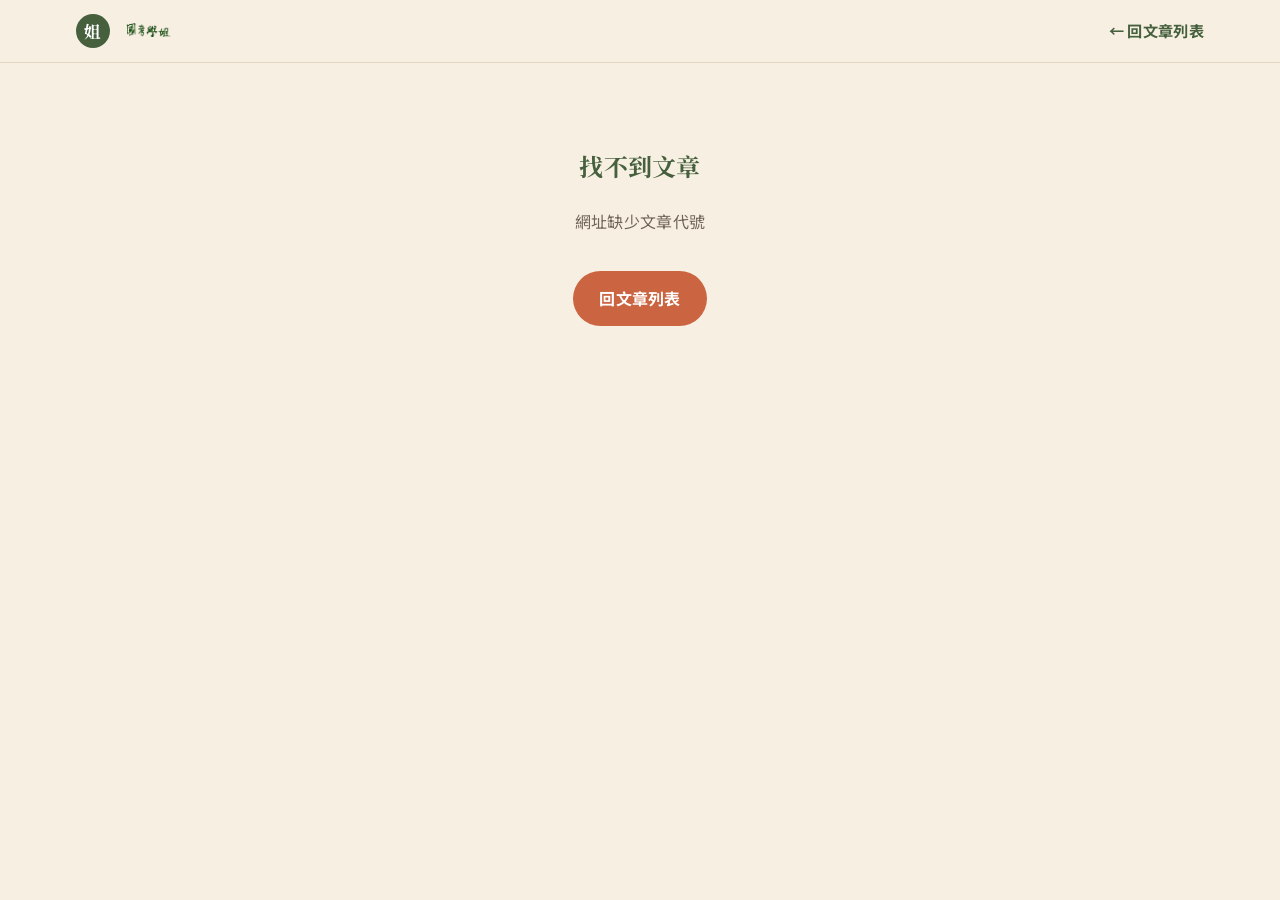
<file: article.html>
<!DOCTYPE html>
<html lang="zh-Hant">
<head>
<!-- Google tag (gtag.js) -->
<script async src="https://www.googletagmanager.com/gtag/js?id=G-XJJT1EJWCG"></script>
<script>
  window.dataLayer = window.dataLayer || [];
  function gtag(){dataLayer.push(arguments);}
  gtag('js', new Date());

  gtag('config', 'G-XJJT1EJWCG');
</script>

<meta charset="UTF-8">
<meta name="viewport" content="width=device-width, initial-scale=1.0">
<title>文章｜國考學姐 Zora</title>
<meta name="description" content="國考學姐 Zora 的穩定上岸系列文章。">
<meta property="og:type" content="article">
<meta property="og:site_name" content="國考學姐 Zora">
<link rel="icon" type="image/png" href="assets/favicon.png">
<link rel="preconnect" href="https://fonts.googleapis.com">
<link rel="preconnect" href="https://fonts.gstatic.com" crossorigin>
<link href="https://fonts.googleapis.com/css2?family=Noto+Sans+TC:wght@400;500;700;900&family=Noto+Serif+TC:wght@600;700&display=swap" rel="stylesheet">
<style>
  :root{
    --cream:#F7F0E2; --card:#FFFCF5; --salmon:#F2A78F;
    --coral:#CB6440; --coral-deep:#B5542F; --coral-text:#D26A3E;
    --green:#46603E; --ink:#4A4138; --ink-soft:#6F6357; --line:#E2D6C2;
    --serif:"Noto Serif TC",Georgia,serif; --sans:"Noto Sans TC",system-ui,sans-serif;
  }
  *{ box-sizing:border-box; }
  body{ margin:0; background:var(--cream); color:var(--ink); font-family:var(--sans);
    line-height:1.95; letter-spacing:.02em; -webkit-font-smoothing:antialiased; }
  a{ color:var(--coral-deep); }

  /* top bar */
  .topbar{ background:var(--cream); border-bottom:1px solid var(--line); position:sticky; top:0; z-index:10; }
  .topbar__in{ max-width:1180px; margin:0 auto; padding:14px 26px; display:flex; align-items:center; justify-content:space-between; gap:16px; }
  .brand{ display:inline-flex; align-items:center; gap:10px; text-decoration:none; }
  .brand__mark{ width:34px; height:34px; border-radius:50%; background:var(--green); color:#fff;
    font-family:var(--serif); font-weight:700; display:grid; place-items:center; font-size:1.05rem; }
  .brand__logo{ height:26px; width:auto; display:block; }
  .topbar__back{ font-size:.95rem; font-weight:700; color:var(--green); text-decoration:none; white-space:nowrap; }
  .topbar__back:hover{ color:var(--coral-deep); }

  /* article */
  .article{ max-width:760px; margin:0 auto; padding:54px 26px 90px; }
  .article__tag{ display:inline-block; white-space:nowrap; font-size:.78rem; font-weight:700; letter-spacing:.12em;
    color:var(--coral-text); background:#F6D9C9; padding:6px 14px; border-radius:999px; }
  .article__title{ font-family:var(--serif); color:var(--green); font-weight:700;
    font-size:clamp(1.7rem,4.2vw,2.5rem); line-height:1.5; margin:18px 0 12px; text-wrap:pretty; }
  .article__date{ color:var(--ink-soft); font-size:.92rem; margin:0 0 30px; }
  .article__cover{ width:100%; border-radius:20px; margin:0 0 38px; display:block;
    box-shadow:0 24px 46px -28px rgba(120,74,46,.45); }

  /* rich body */
  .body{ font-size:1.08rem; }
  .body p{ margin:0 0 22px; }
  .body h2{ font-family:var(--serif); color:var(--green); font-size:1.6rem; line-height:1.5; margin:42px 0 14px; }
  .body h3{ font-family:var(--serif); color:var(--green); font-size:1.3rem; line-height:1.5; margin:34px 0 12px; }
  .body h4{ color:var(--coral-text); font-size:1.12rem; font-weight:700; margin:28px 0 10px; }
  .body strong{ color:var(--green); font-weight:700; }
  .body em{ font-style:italic; }
  .body ul, .body ol{ margin:0 0 22px; padding-left:1.4em; }
  .body li{ margin:0 0 10px; padding-left:.2em; }
  .body ul li{ list-style:none; position:relative; }
  .body ul li::before{ content:""; position:absolute; left:-1.1em; top:.78em; width:8px; height:8px;
    border-radius:50%; background:var(--coral); }
  .body blockquote{ margin:28px 0; padding:16px 22px; border-left:4px solid var(--salmon);
    background:var(--card); border-radius:0 14px 14px 0; color:var(--ink); }
  .body blockquote p:last-child{ margin:0; }
  .body img{ width:100%; border-radius:16px; margin:24px 0; display:block; }
  .body code{ font-family:ui-monospace,Menlo,monospace; background:#F0E7D5; color:var(--coral-deep);
    padding:.1em .4em; border-radius:6px; font-size:.92em; }
  .body a{ color:var(--coral-deep); text-decoration:underline; }
  .body hr{ border:0; border-top:1px solid var(--line); margin:36px 0; }

  /* states */
  .state{ max-width:600px; margin:80px auto; text-align:center; padding:0 26px; color:var(--ink-soft); }
  .state h1{ font-family:var(--serif); color:var(--green); font-size:1.5rem; margin:0 0 12px; }
  .state a{ display:inline-block; margin-top:18px; background:var(--coral); color:#fff; text-decoration:none;
    font-weight:700; padding:12px 26px; border-radius:999px; }
  .skel{ animation:pulse 1.3s ease-in-out infinite; }
  @keyframes pulse{ 0%,100%{ opacity:.5; } 50%{ opacity:.85; } }

  .backlink{ display:block; max-width:760px; margin:0 auto; padding:0 26px 80px; }
  .backlink a{ color:var(--green); font-weight:700; text-decoration:none; }
  .backlink a:hover{ color:var(--coral-deep); }
</style>
</head>
<body>

<header class="topbar">
  <div class="topbar__in">
    <a class="brand" href="index.html"><span class="brand__mark">姐</span><img src="assets/logo.webp" alt="國考學姐" class="brand__logo"></a>
    <a class="topbar__back" href="guide.html">← 回文章列表</a>
  </div>
</header>

<main id="main">
  <div class="state skel" id="loading">
    <h1>文章載入中…</h1>
    <p>正在從後台取得內容</p>
  </div>
</main>

<script>
/* ===== 與首頁相同的 Sanity 設定 ===== */
var SANITY = {
  projectId : 'j8qrcd98',
  dataset   : 'production',
  apiVersion: '2024-01-01'
};
var SITE = 'https://www.zoraexam.com';  // 你的正式網域（結尾不加斜線）

(function(){
  var main = document.getElementById('main');

  function esc(s){ return String(s==null?'':s)
    .replace(/&/g,'&amp;').replace(/</g,'&lt;').replace(/>/g,'&gt;').replace(/"/g,'&quot;'); }

  function getParam(name){
    var m = new RegExp('[?&]'+name+'=([^&]+)').exec(location.search);
    return m ? decodeURIComponent(m[1]) : '';
  }

  function showState(title, msg){
    main.innerHTML = '<div class="state"><h1>'+esc(title)+'</h1><p>'+esc(msg)+'</p>'
      + '<a href="guide.html">回文章列表</a></div>';
  }

  /* ---- Portable Text → HTML ---- */
  function renderSpans(children, markDefs){
    markDefs = markDefs || [];
    return (children||[]).map(function(ch){
      if(ch._type !== 'span'){ return ''; }
      var html = esc(ch.text).replace(/\n/g,'<br>');
      (ch.marks||[]).forEach(function(m){
        if(m==='strong'){ html = '<strong>'+html+'</strong>'; }
        else if(m==='em'){ html = '<em>'+html+'</em>'; }
        else if(m==='underline'){ html = '<u>'+html+'</u>'; }
        else if(m==='code'){ html = '<code>'+html+'</code>'; }
        else {
          var def = markDefs.filter(function(d){ return d._key===m; })[0];
          if(def && def._type==='link' && def.href){
            html = '<a href="'+esc(def.href)+'" target="_blank" rel="noopener">'+html+'</a>';
          }
        }
      });
      return html;
    }).join('');
  }

  function renderBody(blocks){
    var out = [], list = null, listType = null;
    function flush(){ if(list){ out.push('<'+listType+'>'+list.join('')+'</'+listType+'>'); list=null; listType=null; } }

    (blocks||[]).forEach(function(b){
      if(b._type === 'image' && b.url){
        flush();
        out.push('<img src="'+esc(b.url)+'" alt="'+esc(b.alt||'')+'">');
        return;
      }
      if(b._type !== 'block'){ return; }
      var inner = renderSpans(b.children, b.markDefs);

      if(b.listItem){
        var t = (b.listItem==='number') ? 'ol' : 'ul';
        if(listType !== t){ flush(); listType = t; list = []; }
        list.push('<li>'+inner+'</li>');
        return;
      }
      flush();
      var style = b.style || 'normal';
      if(style==='h1'||style==='h2'){ out.push('<h2>'+inner+'</h2>'); }
      else if(style==='h3'){ out.push('<h3>'+inner+'</h3>'); }
      else if(style==='h4'){ out.push('<h4>'+inner+'</h4>'); }
      else if(style==='blockquote'){ out.push('<blockquote><p>'+inner+'</p></blockquote>'); }
      else { out.push('<p>'+inner+'</p>'); }
    });
    flush();
    return out.join('');
  }

  function fmtDate(iso){
    if(!iso){ return ''; }
    var d = new Date(iso);
    if(isNaN(d)){ return ''; }
    return d.getFullYear()+' 年 '+(d.getMonth()+1)+' 月 '+d.getDate()+' 日';
  }

  function clip(t,n){ t=String(t||'').replace(/\s+/g,' ').trim(); return t.length>n ? t.slice(0,n)+'…' : t; }

  function upsertMeta(attr, key, content){
    if(!content){ return; }
    var el = document.head.querySelector('meta['+attr+'="'+key+'"]');
    if(!el){ el = document.createElement('meta'); el.setAttribute(attr, key); document.head.appendChild(el); }
    el.setAttribute('content', content);
  }
  function setCanonical(url){
    var el = document.head.querySelector('link[rel="canonical"]');
    if(!el){ el = document.createElement('link'); el.setAttribute('rel','canonical'); document.head.appendChild(el); }
    el.setAttribute('href', url);
  }
  function setSeo(post){
    var desc = clip(post.excerpt || post.title, 155);
    var canonical = SITE + location.pathname + location.search;
    upsertMeta('name','description', desc);
    upsertMeta('property','og:type','article');
    upsertMeta('property','og:title', post.title);
    upsertMeta('property','og:description', desc);
    upsertMeta('property','og:url', canonical);
    if(post.cover){ upsertMeta('property','og:image', post.cover); }
    upsertMeta('name','twitter:card', post.cover ? 'summary_large_image' : 'summary');
    upsertMeta('name','twitter:title', post.title);
    upsertMeta('name','twitter:description', desc);
    if(post.cover){ upsertMeta('name','twitter:image', post.cover); }
    setCanonical(canonical);
    var ld = {
      '@context':'https://schema.org','@type':'Article',
      'headline': post.title,
      'description': desc,
      'image': post.cover ? [post.cover] : undefined,
      'datePublished': post.publishedAt || undefined,
      'author': {'@type':'Person','name':'國考學姐 Zora'},
      'publisher': {'@type':'Organization','name':'國考學姐 Zora'},
      'mainEntityOfPage': {'@type':'WebPage','@id': canonical}
    };
    var s = document.getElementById('ld-json');
    if(!s){ s = document.createElement('script'); s.id='ld-json'; s.type='application/ld+json'; document.head.appendChild(s); }
    s.textContent = JSON.stringify(ld);
  }

  function render(post){
    document.title = (post.title||'文章') + '｜國考學姐 Zora';
    var html = '<article class="article">';
    if(post.tag){ html += '<span class="article__tag">'+esc(post.tag)+'</span>'; }
    html += '<h1 class="article__title">'+esc(post.title||'')+'</h1>';
    if(post.publishedAt){ html += '<p class="article__date">'+esc(fmtDate(post.publishedAt))+'</p>'; }
    if(post.cover){ html += '<img class="article__cover" src="'+esc(post.cover)+'" alt="">'; }
    html += '<div class="body">'+renderBody(post.body)+'</div>';
    html += '</article>';
    html += '<div class="backlink"><a href="guide.html">← 看更多穩定上岸系列文章</a></div>';
    main.innerHTML = html;
    setSeo(post);
  }

  /* ---- fetch ---- */
  var slug = getParam('slug');
  var id   = getParam('id');
  if(!slug && !id){ showState('找不到文章', '網址缺少文章代號'); return; }

  if(!SANITY.projectId || SANITY.projectId === 'YOUR_PROJECT_ID'){
    showState('尚未設定', '請先在文章頁填入 Sanity Project ID'); return;
  }

  var match = slug ? 'slug.current=="'+slug.replace(/"/g,'')+'"' : '_id=="'+id.replace(/"/g,'')+'"';
  var query = '*[_type=="post" && '+match+'][0]{'
            + 'title,publishedAt,'
            + '"tag":coalesce(category, categories[0]->title),'
            + '"cover":mainImage.asset->url,'
            + '"excerpt":pt::text(body),'
            + 'body[]{...,"url":asset->url}'
            + '}';
  var url = 'https://'+SANITY.projectId+'.apicdn.sanity.io/v'+SANITY.apiVersion
          + '/data/query/'+SANITY.dataset+'?query='+encodeURIComponent(query);

  fetch(url)
    .then(function(r){ return r.json(); })
    .then(function(res){
      if(res && res.result){ render(res.result); }
      else { showState('找不到這篇文章', '它可能尚未發佈，或已被移除'); }
    })
    .catch(function(e){
      console.error(e);
      showState('載入失敗', '請稍後再試，或確認網路與 CORS 設定');
    });
})();
</script>

</body>
</html>
</file>
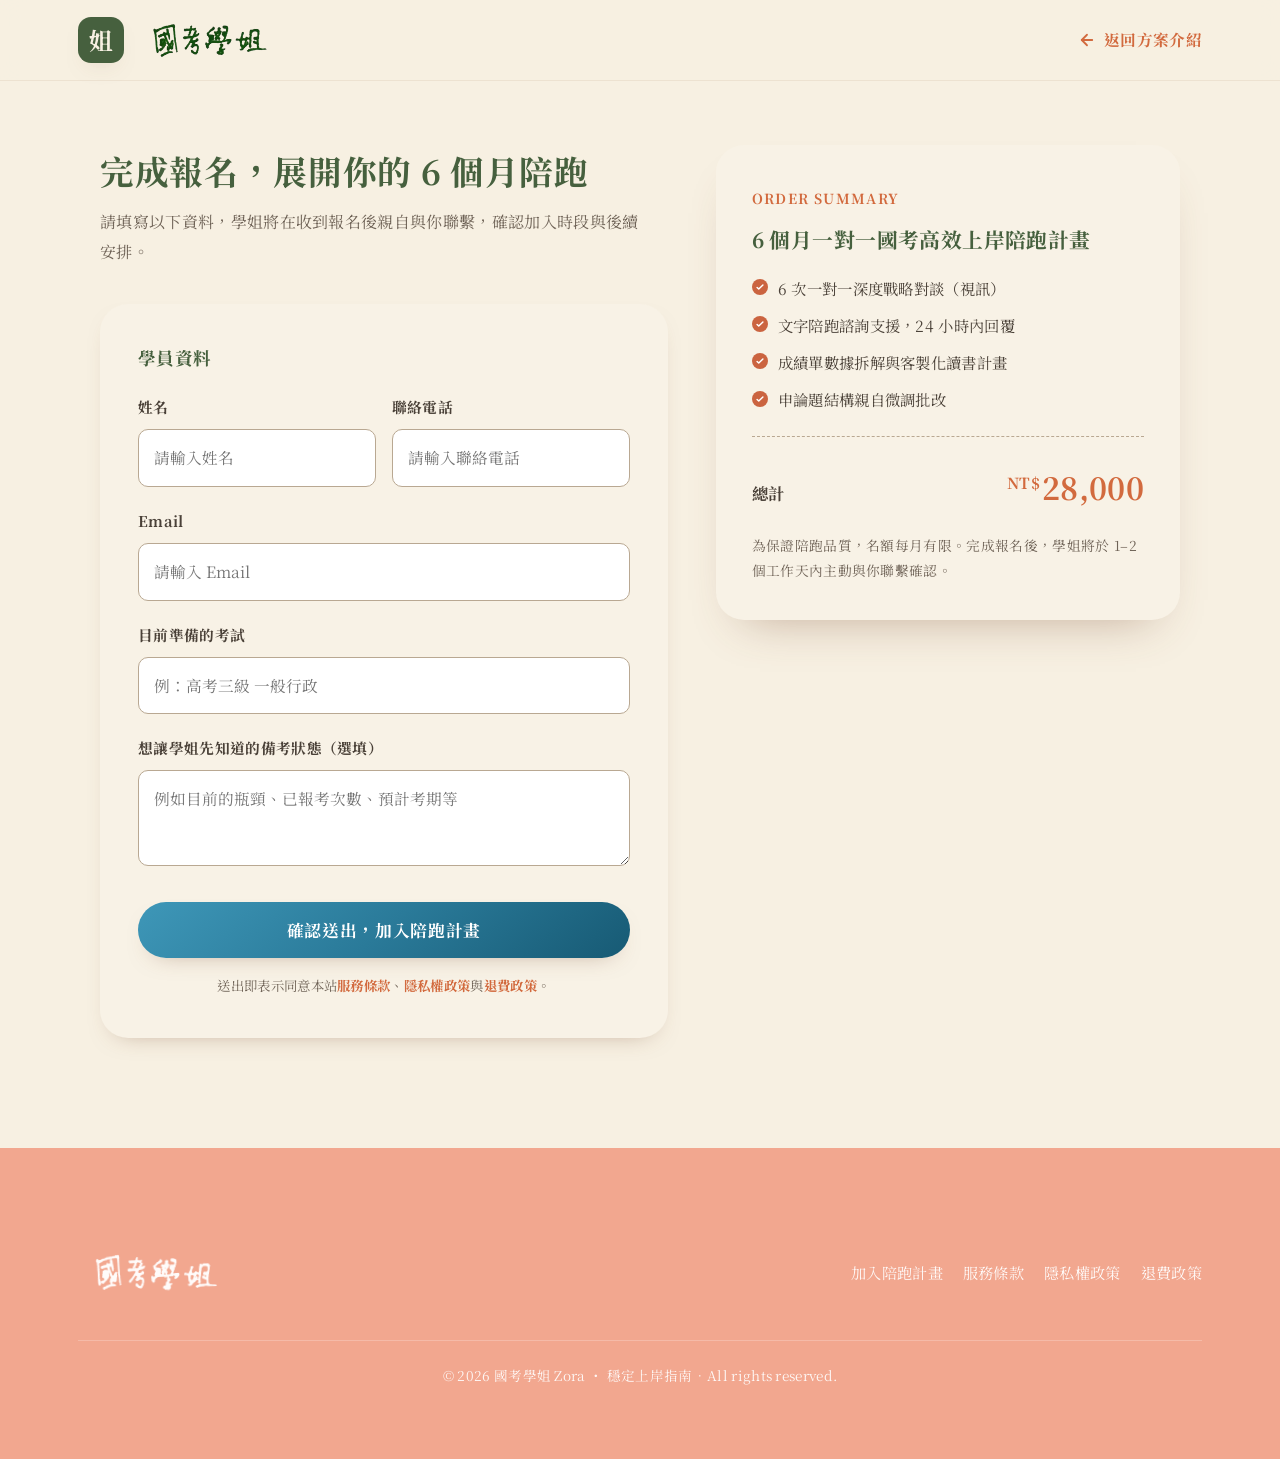
<file: checkout.html>
<!DOCTYPE html>
<html lang="zh-Hant">
<head>
<meta charset="UTF-8">
<meta name="viewport" content="width=device-width, initial-scale=1.0">
<title>結帳｜6 個月一對一國考高效上岸陪跑計畫 ｜ 國考學姐 Zora</title>
<link rel="icon" type="image/png" href="assets/favicon.png">
<meta name="robots" content="noindex">
<link rel="preconnect" href="https://fonts.googleapis.com">
<link rel="preconnect" href="https://fonts.gstatic.com" crossorigin>
<link href="https://fonts.googleapis.com/css2?family=Noto+Sans+TC:wght@400;500;700;900&family=Noto+Serif+TC:wght@600;700&display=swap" rel="stylesheet">
<link rel="stylesheet" href="assets/home.css">
<style>
html{
  --cream:#F6EAE4; --cream-card:#FBF2EB;
  --salmon:#4A92B0; --salmon-soft:#BFD9E2;
  --coral:#2A7A99; --coral-deep:#1C5E78; --coral-text:#2E83A4;
  --green:#235E73;
  --line:#C7BBAB;
  --btn-grad:linear-gradient(140deg,#3E97B8 0%,#2A7A99 50%,#175A74 100%);
  --btn-grad-h:linear-gradient(140deg,#347FA0 0%,#134F66 80%);
}
.btn{ background:var(--btn-grad); }
.btn:hover{ background:var(--btn-grad-h); }

/* ===== nav minimal ===== */
.nav__back{ display:inline-flex; align-items:center; gap:8px; color:var(--coral-text); font-weight:700; font-size:.98rem; }
.nav__back svg{ width:18px; height:18px; }

/* ===== checkout layout ===== */
.co{ background:var(--cream); padding:64px 0 110px; min-height:70vh; }
.co__grid{ display:grid; grid-template-columns:1.1fr .9fr; gap:48px; align-items:start; max-width:1080px; margin:0 auto; }
.co__title{ color:var(--green); font-size:clamp(1.5rem,3vw,2.1rem); margin-bottom:10px; }
.co__sub{ color:var(--ink-soft); font-size:1rem; line-height:1.9; margin-bottom:36px; }

/* summary card */
.sum{ background:var(--cream-card); border-radius:var(--r-lg); padding:38px 36px; box-shadow:var(--sh-md); position:sticky; top:96px; }
.sum__eyebrow{ font-family:var(--serif); font-weight:700; color:var(--coral-text); font-size:.86rem; letter-spacing:.1em; text-transform:uppercase; }
.sum h3{ color:var(--green); font-size:1.3rem; margin:10px 0 18px; line-height:1.6; }
.sum__list{ list-style:none; margin:0 0 24px; padding:0; display:flex; flex-direction:column; gap:11px; }
.sum__list li{ position:relative; padding-left:26px; color:var(--ink); font-size:.96rem; line-height:1.7; }
.sum__list li::before{
  content:""; position:absolute; left:0; top:.3em; width:16px; height:16px; border-radius:50%;
  background:var(--coral) url("data:image/svg+xml,%3Csvg xmlns='http://www.w3.org/2000/svg' viewBox='0 0 24 24' fill='none' stroke='%23fff' stroke-width='3.5' stroke-linecap='round' stroke-linejoin='round'%3E%3Cpath d='M5 13l4 4L19 7'/%3E%3C/svg%3E") center/10px no-repeat;
}
.sum__price{ display:flex; align-items:baseline; justify-content:space-between; border-top:1px dashed var(--line); padding-top:22px; margin-top:6px; }
.sum__price .lbl{ color:var(--ink); font-weight:700; font-size:1.02rem; }
.sum__price .amt{ color:var(--coral-text); font-family:var(--serif); font-weight:700; font-size:1.9rem; }
.sum__price .amt sup{ font-size:.5em; margin-right:2px; }
.sum__note{ margin-top:16px; color:var(--ink-soft); font-size:.86rem; line-height:1.8; }

/* form */
.form{ background:var(--cream-card); border-radius:var(--r-lg); padding:40px 38px; box-shadow:var(--sh-sm); }
.form h4{ color:var(--green); font-size:1.1rem; margin-bottom:22px; }
.field{ margin-bottom:20px; }
.field label{ display:block; color:var(--ink); font-weight:700; font-size:.92rem; margin-bottom:8px; }
.field input, .field textarea{
  width:100%; border:1px solid var(--line); background:#fff; border-radius:10px; padding:13px 15px;
  font:inherit; font-size:.98rem; color:var(--ink); box-sizing:border-box; transition:border-color .2s, box-shadow .2s;
}
.field input:focus, .field textarea:focus{ outline:none; border-color:var(--coral); box-shadow:0 0 0 3px rgba(42,122,153,.14); }
.field textarea{ min-height:96px; resize:vertical; }
.row2{ display:grid; grid-template-columns:1fr 1fr; gap:16px; }
.form__submit{ width:100%; margin-top:6px; }
.form__legal{ margin-top:16px; color:var(--ink-soft); font-size:.84rem; line-height:1.8; text-align:center; }
.form__legal a{ color:var(--coral-text); font-weight:700; }

@media (max-width:900px){
  .co__grid{ grid-template-columns:1fr; }
  .sum{ position:static; }
}
</style>
</head>
<body>

<header class="nav">
  <div class="wrap nav__in">
    <a class="brand" href="coach1.html"><span class="brand__mark">姐</span><img src="assets/logo.webp" alt="國考學姐" class="brand__logo brand__logo--full"><img src="assets/logo-text.png" alt="國考學" class="brand__logo brand__logo--text"></a>
    <a class="nav__back" href="coach1.html">
      <svg viewBox="0 0 24 24" fill="none" stroke="currentColor" stroke-width="2.4" stroke-linecap="round" stroke-linejoin="round"><path d="M19 12H5"></path><path d="M12 19l-7-7 7-7"></path></svg>
      返回方案介紹
    </a>
  </div>
</header>

<section class="co" data-screen-label="結帳頁">
  <div class="wrap">
    <div class="co__grid">
      <div>
        <h1 class="co__title">完成報名，展開你的 6 個月陪跑</h1>
        <p class="co__sub">請填寫以下資料，學姐將在收到報名後親自與你聯繫，確認加入時段與後續安排。</p>

        <form class="form" id="checkoutForm">
          <h4>學員資料</h4>
          <div class="row2">
            <div class="field"><label for="name">姓名</label><input id="name" name="name" type="text" placeholder="請輸入姓名" required></div>
            <div class="field"><label for="phone">聯絡電話</label><input id="phone" name="phone" type="tel" placeholder="請輸入聯絡電話" required></div>
          </div>
          <div class="field"><label for="email">Email</label><input id="email" name="email" type="email" placeholder="請輸入 Email" required></div>
          <div class="field"><label for="exam">目前準備的考試</label><input id="exam" name="exam" type="text" placeholder="例：高考三級 一般行政"></div>
          <div class="field"><label for="note">想讓學姐先知道的備考狀態（選填）</label><textarea id="note" name="note" placeholder="例如目前的瓶頸、已報考次數、預計考期等"></textarea></div>
          <button type="submit" class="btn form__submit">確認送出，加入陪跑計畫</button>
          <p class="form__legal">送出即表示同意本站<a href="terms-payment.html">服務條款</a>、<a href="privacy-payment.html">隱私權政策</a>與<a href="refund-policy-payment.html">退費政策</a>。</p>
        </form>
      </div>

      <aside class="sum">
        <span class="sum__eyebrow">Order Summary</span>
        <h3>6 個月一對一國考高效上岸陪跑計畫</h3>
        <ul class="sum__list">
          <li>6 次一對一深度戰略對談（視訊）</li>
          <li>文字陪跑諮詢支援，24 小時內回覆</li>
          <li>成績單數據拆解與客製化讀書計畫</li>
          <li>申論題結構親自微調批改</li>
        </ul>
        <div class="sum__price">
          <span class="lbl">總計</span>
          <span class="amt"><sup>NT$</sup>28,000</span>
        </div>
        <p class="sum__note">為保證陪跑品質，名額每月有限。完成報名後，學姐將於 1–2 個工作天內主動與你聯繫確認。</p>
      </aside>
    </div>
  </div>
</section>

<footer class="footer">
  <div class="wrap">
    <div class="footer__in">
      <img src="assets/logo.webp" alt="國考學姐" class="footer__logo">
      <div class="footer__soc">
      </div>
      <div class="footer__links">
        <a href="coach1.html">加入陪跑計畫</a>
        <a href="terms-payment.html">服務條款</a>
        <a href="privacy-payment.html">隱私權政策</a>
        <a href="refund-policy-payment.html">退費政策</a>
      </div>
    </div>
    <div class="footer__base">© 2026 國考學姐 Zora ・ 穩定上岸指南．All rights reserved.</div>
  </div>
</footer>

<template id="__bundler_thumbnail">
  <div style="width:100%;height:100%;display:grid;place-items:center;background:#4A92B0;">
    <div style="font-family:Georgia,serif;font-weight:700;font-size:26%;color:#F6EAE4;letter-spacing:.08em;text-align:center;line-height:1.4;">結帳<br>國考學姐 Zora</div>
  </div>
</template>

<script>
document.getElementById('checkoutForm').addEventListener('submit', function(e){
  e.preventDefault();
  alert('這是原型頁面，尚未串接實際金流／表單送出。實際上線前請接上金流服務商與後端表單。');
});
</script>
</body>
</html>
</file>
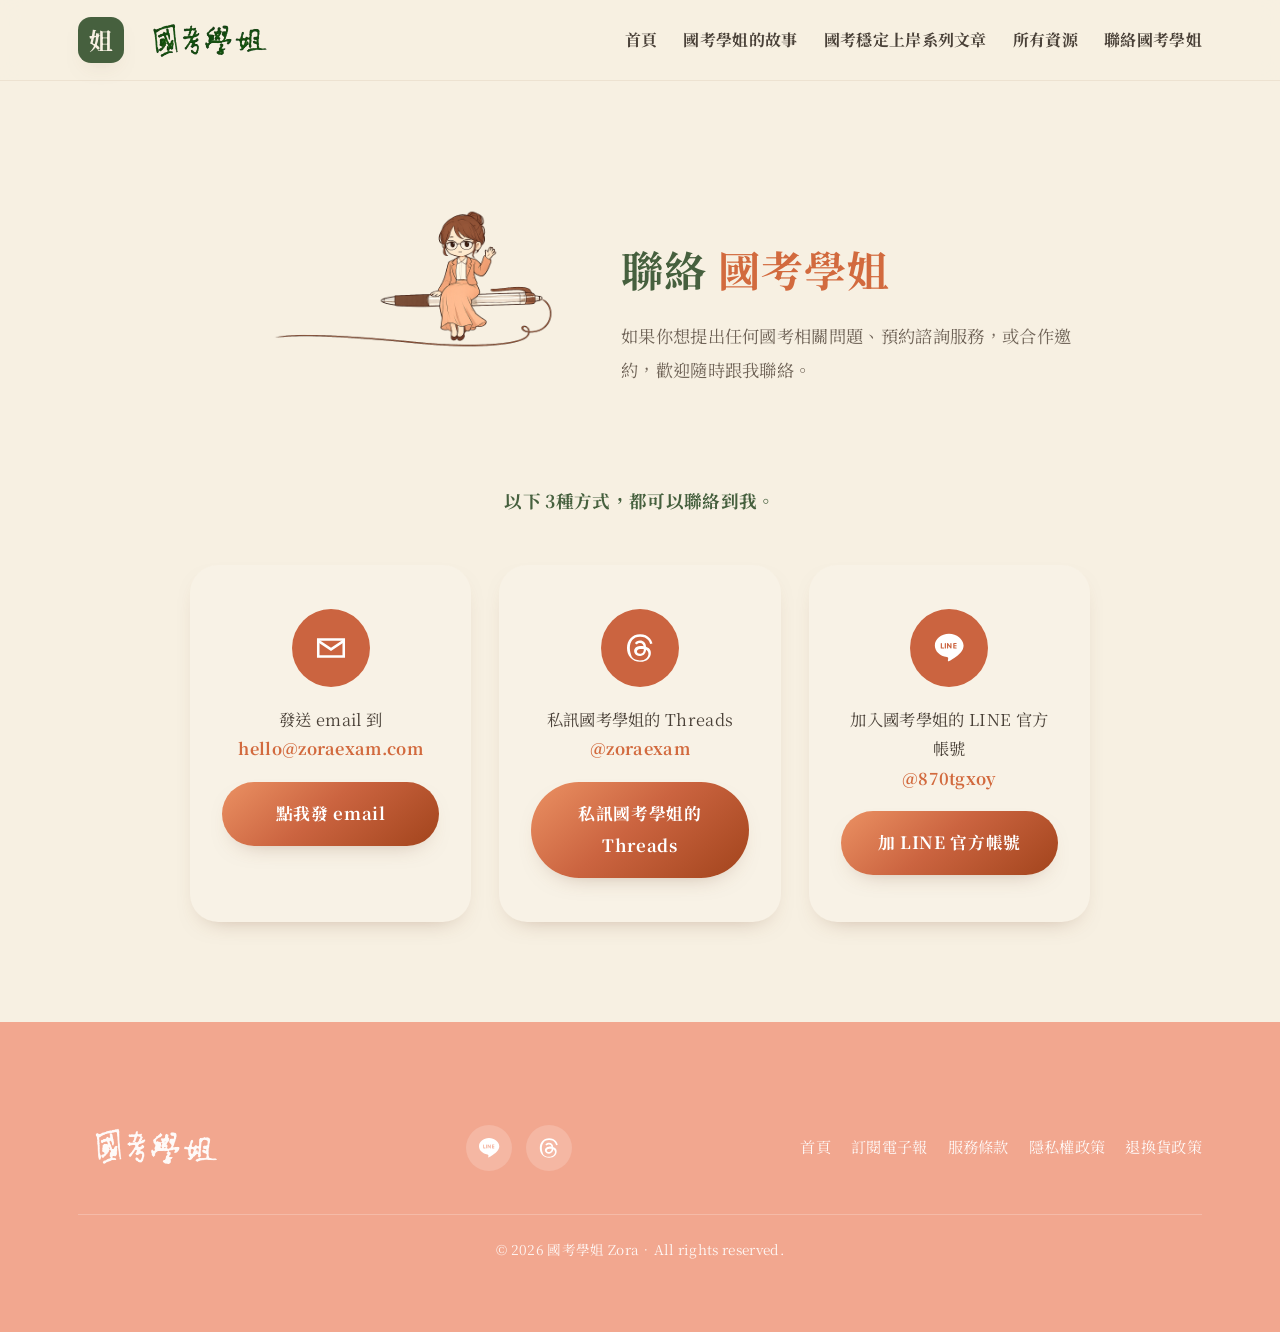
<file: contact.html>
<!DOCTYPE html>
<html lang="zh-Hant">
<head>
<!-- Google tag (gtag.js) -->
<script async src="https://www.googletagmanager.com/gtag/js?id=G-XJJT1EJWCG"></script>
<script>
  window.dataLayer = window.dataLayer || [];
  function gtag(){dataLayer.push(arguments);}
  gtag('js', new Date());

  gtag('config', 'G-XJJT1EJWCG');
</script>

<meta charset="UTF-8">
<meta name="viewport" content="width=device-width, initial-scale=1.0">
<title>聯絡國考學姐｜國考學姐 Zora</title>
<link rel="icon" type="image/png" href="assets/favicon.png">
<meta name="description" content="有備考上的問題想問國考學姐 Zora？歡迎透過社群與她聯繫。">
<meta name="keywords" content="國家考試,國考,高普考,公職,上榜,國考學姐">
<link rel="canonical" href="https://www.zoraexam.com/contact.html">
<link rel="preconnect" href="https://fonts.googleapis.com">
<link rel="preconnect" href="https://fonts.gstatic.com" crossorigin>
<link href="https://fonts.googleapis.com/css2?family=Noto+Sans+TC:wght@400;500;700;900&family=Noto+Serif+TC:wght@600;700&display=swap" rel="stylesheet">
<link rel="stylesheet" href="assets/home.css?v=4">
</head>
<body>

<header class="nav">
  <div class="wrap nav__in">
    <a class="brand" href="index.html"><span class="brand__mark">姐</span><img src="assets/logo.webp" alt="國考學姐" class="brand__logo brand__logo--full"><img src="assets/logo-text.png" alt="國考學姐" class="brand__logo brand__logo--text"></a>
    <button class="burger" id="burger" aria-label="開啟選單">姐</button>
    <nav class="links" id="links">
      <a href="index.html">首頁</a>
      <a href="about.html">國考學姐的故事</a>
      <a href="guide.html">國考穩定上岸系列文章</a>
      <a href="index.html#resources">所有資源</a>
      <a href="contact.html">聯絡國考學姐</a>
    </nav>
  </div>
</header>

<section class="pagehero" style="display:none"></section>

<section class="wrap">
  <div class="contact2 reveal">
    <div class="contact2__top">
      <img class="contact2__pen" src="assets/zora-pen-contact.webp" alt="國考學姐 Zora 坐在筆上揮手">
      <div class="contact2__topcopy">
        <h1 class="contact2__title">聯絡 <span class="lg">國考學姐</span></h1>
        <p class="contact2__lead">如果你想提出任何國考相關問題、預約諮詢服務，或合作邀約，歡迎隨時跟我聯絡。</p>
      </div>
    </div>
    <p class="contact2__count">以下 3種方式，都可以聯絡到我。</p>
    <div class="contact2__grid">
      <div class="contact2__card">
        <span class="contact2__ico">
          <svg viewBox="0 0 24 24" fill="none" stroke="currentColor" stroke-width="1.8" aria-hidden="true"><path d="M3 6h18v12H3z"/><path d="m3 7 9 6 9-6"/></svg>
        </span>
        <p class="contact2__label">發送 email 到<br><b>hello@zoraexam.com</b></p>
        <a class="btn contact2__btn" href="mailto:hello@zoraexam.com">點我發 email</a>
      </div>
      <div class="contact2__card">
        <span class="contact2__ico">
          <svg viewBox="0 0 24 24" fill="currentColor" aria-hidden="true"><path d="M16.5 11.3c-.08-.04-.17-.08-.26-.11-.15-2.79-1.68-4.39-4.24-4.4h-.04c-1.53 0-2.81.65-3.59 1.85l1.41.97c.58-.88 1.49-1.07 2.18-1.07h.02c.86.01 1.51.26 1.93.74.31.36.51.85.62 1.47-.79-.13-1.64-.17-2.55-.12-2.57.15-4.22 1.65-4.11 3.74.06 1.06.59 1.97 1.49 2.57.76.5 1.74.75 2.76.69 1.35-.07 2.41-.59 3.15-1.52.56-.71.91-1.63 1.07-2.79.64.39 1.11.9 1.37 1.51.45 1.05.47 2.77-.93 4.17-1.23 1.23-2.71 1.76-4.93 1.78-2.46-.02-4.33-.81-5.55-2.35C5.43 16.2 4.84 14.3 4.82 12c.02-2.3.61-4.2 1.74-5.62C7.78 4.84 9.65 4.05 12.11 4.03c2.48.02 4.38.81 5.65 2.36.62.76 1.09 1.71 1.4 2.83l1.65-.44c-.37-1.38-.96-2.57-1.76-3.55C17.41 3.27 15.04 2.27 12.12 2.25h-.01c-2.91.02-5.25 1.02-6.95 2.98C3.6 7 2.83 9.27 2.82 11.99v.02c.01 2.72.78 4.99 2.34 6.76 1.7 1.96 4.04 2.96 6.95 2.98h.01c2.59-.02 4.41-.7 5.91-2.2 1.96-1.96 1.9-4.42 1.25-5.93-.27-.63-.68-1.19-1.22-1.65zm-4.3 4.72c-1.13.06-2.3-.45-2.36-1.54-.04-.81.58-1.71 2.43-1.82.21-.01.42-.02.62-.02.67 0 1.3.07 1.87.19-.21 2.66-1.46 3.13-2.56 3.19z"/></svg>
        </span>
        <p class="contact2__label">私訊國考學姐的 Threads<br><b>@zoraexam</b></p>
        <a class="btn contact2__btn" href="https://www.threads.com/@zoraexam" target="_blank" rel="noopener">私訊國考學姐的 Threads</a>
      </div>
      <div class="contact2__card">
        <span class="contact2__ico">
          <svg viewBox="0 0 24 24" fill="currentColor" aria-hidden="true"><path d="M12 2C6.48 2 2 5.69 2 10.25c0 4.09 3.6 7.51 8.47 8.16.33.07.78.22.89.5.1.26.07.66.03.92l-.14.86c-.04.26-.2 1.02.89.56 1.09-.46 5.86-3.45 7.99-5.91 1.47-1.61 2.17-3.25 2.17-5.05C22 5.69 17.52 2 12 2zM8.18 12.4H6.6a.42.42 0 0 1-.42-.42V8.83a.42.42 0 0 1 .84 0v2.73h1.16a.42.42 0 0 1 0 .84zm1.67-.42a.42.42 0 0 1-.84 0V8.83a.42.42 0 0 1 .84 0v3.15zm3.93 0a.42.42 0 0 1-.29.4.43.43 0 0 1-.13.02.42.42 0 0 1-.34-.17l-1.61-2.19v1.94a.42.42 0 0 1-.84 0V8.83a.42.42 0 0 1 .29-.4.42.42 0 0 1 .47.15l1.61 2.19V8.83a.42.42 0 0 1 .84 0v3.15zm2.71-2H17a.42.42 0 0 1 0 .84h-1.16v.74H17a.42.42 0 0 1 0 .84h-1.58a.42.42 0 0 1-.42-.42V8.83a.42.42 0 0 1 .42-.42H17a.42.42 0 0 1 0 .84h-1.16v.73z"/></svg>
        </span>
        <p class="contact2__label">加入國考學姐的 LINE 官方帳號<br><b>@870tgxoy</b></p>
        <a class="btn contact2__btn" href="https://line.me/R/ti/p/@870tgxoy" target="_blank" rel="noopener">加 LINE 官方帳號</a>
      </div>
    </div>
  </div>
</section>

<footer class="footer">
  <div class="wrap">
    <div class="footer__in">
      <img src="assets/logo.webp" alt="國考學姐" class="footer__logo">
      <div class="footer__soc">
        <a href="https://line.me/R/ti/p/@870tgxoy" target="_blank" rel="noopener" class="footer__ico" aria-label="LINE 官方帳號">
          <svg viewBox="0 0 24 24" fill="currentColor" aria-hidden="true"><path d="M12 2C6.48 2 2 5.69 2 10.25c0 4.09 3.6 7.51 8.47 8.16.33.07.78.22.89.5.1.26.07.66.03.92l-.14.86c-.04.26-.2 1.02.89.56 1.09-.46 5.86-3.45 7.99-5.91 1.47-1.61 2.17-3.25 2.17-5.05C22 5.69 17.52 2 12 2zM8.18 12.4H6.6a.42.42 0 0 1-.42-.42V8.83a.42.42 0 0 1 .84 0v2.73h1.16a.42.42 0 0 1 0 .84zm1.67-.42a.42.42 0 0 1-.84 0V8.83a.42.42 0 0 1 .84 0v3.15zm3.93 0a.42.42 0 0 1-.29.4.43.43 0 0 1-.13.02.42.42 0 0 1-.34-.17l-1.61-2.19v1.94a.42.42 0 0 1-.84 0V8.83a.42.42 0 0 1 .29-.4.42.42 0 0 1 .47.15l1.61 2.19V8.83a.42.42 0 0 1 .84 0v3.15zm2.71-2H17a.42.42 0 0 1 0 .84h-1.16v.74H17a.42.42 0 0 1 0 .84h-1.58a.42.42 0 0 1-.42-.42V8.83a.42.42 0 0 1 .42-.42H17a.42.42 0 0 1 0 .84h-1.16v.73z"/></svg>
        </a>
        <a href="https://www.threads.com/" target="_blank" rel="noopener" class="footer__ico" aria-label="Threads">
          <svg viewBox="0 0 24 24" fill="currentColor" aria-hidden="true"><path d="M16.5 11.3c-.08-.04-.17-.08-.26-.11-.15-2.79-1.68-4.39-4.24-4.4h-.04c-1.53 0-2.81.65-3.59 1.85l1.41.97c.58-.88 1.49-1.07 2.18-1.07h.02c.86.01 1.51.26 1.93.74.31.36.51.85.62 1.47-.79-.13-1.64-.17-2.55-.12-2.57.15-4.22 1.65-4.11 3.74.06 1.06.59 1.97 1.49 2.57.76.5 1.74.75 2.76.69 1.35-.07 2.41-.59 3.15-1.52.56-.71.91-1.63 1.07-2.79.64.39 1.11.9 1.37 1.51.45 1.05.47 2.77-.93 4.17-1.23 1.23-2.71 1.76-4.93 1.78-2.46-.02-4.33-.81-5.55-2.35C5.43 16.2 4.84 14.3 4.82 12c.02-2.3.61-4.2 1.74-5.62C7.78 4.84 9.65 4.05 12.11 4.03c2.48.02 4.38.81 5.65 2.36.62.76 1.09 1.71 1.4 2.83l1.65-.44c-.37-1.38-.96-2.57-1.76-3.55C17.41 3.27 15.04 2.27 12.12 2.25h-.01c-2.91.02-5.25 1.02-6.95 2.98C3.6 7 2.83 9.27 2.82 11.99v.02c.01 2.72.78 4.99 2.34 6.76 1.7 1.96 4.04 2.96 6.95 2.98h.01c2.59-.02 4.41-.7 5.91-2.2 1.96-1.96 1.9-4.42 1.25-5.93-.27-.63-.68-1.19-1.22-1.65zm-4.3 4.72c-1.13.06-2.3-.45-2.36-1.54-.04-.81.58-1.71 2.43-1.82.21-.01.42-.02.62-.02.67 0 1.3.07 1.87.19-.21 2.66-1.46 3.13-2.56 3.19z"/></svg>
        </a>
      </div>
      <div class="footer__links">
        <a href="index.html">首頁</a>
        <a href="https://zora-7.kit.com/profile?_gl=1*zb73t7*_gcl_aw*R0NMLjE3ODQwMzY2NjQuQ2p3S0NBand2TmZTQmhCaUVpd0F5YUdNQ2J4dkpoNUtqRm11SXFZOWlBRXY5Rm45UnktOGdZdGRLakhrLXdnZlBscy15am9rZTNSSEJSb0NQWUlRQXZEX0J3RQ" target="_blank" rel="noopener">訂閱電子報</a>
        <a href="terms.html">服務條款</a>
        <a href="privacy.html">隱私權政策</a>
        <a href="refund-policy.html">退換貨政策</a>
      </div>
    </div>
    <div class="footer__base">© 2026 國考學姐 Zora．All rights reserved.</div>
  </div>
</footer>

<template id="__bundler_thumbnail">
  <div style="width:100%;height:100%;display:grid;place-items:center;background:#F2A78F;">
    <div style="font-family:Georgia,serif;font-weight:700;font-size:34%;color:#46603E;letter-spacing:.1em;">國考學姐 Zora</div>
  </div>
</template>
<script>
document.documentElement.classList.add('js');
var burger=document.getElementById('burger'), links=document.getElementById('links');
burger.addEventListener('click',function(){links.classList.toggle('open'); burger.classList.toggle('on');});
links.querySelectorAll('a').forEach(function(a){a.addEventListener('click',function(){links.classList.remove('open'); burger.classList.remove('on');});});
var io=new IntersectionObserver(function(es){es.forEach(function(e){if(e.isIntersecting){e.target.classList.add('in');io.unobserve(e.target);}})},{threshold:.12});
document.querySelectorAll('.reveal:not(.in)').forEach(function(el){io.observe(el);});
</script>
</body>
</html>
</file>
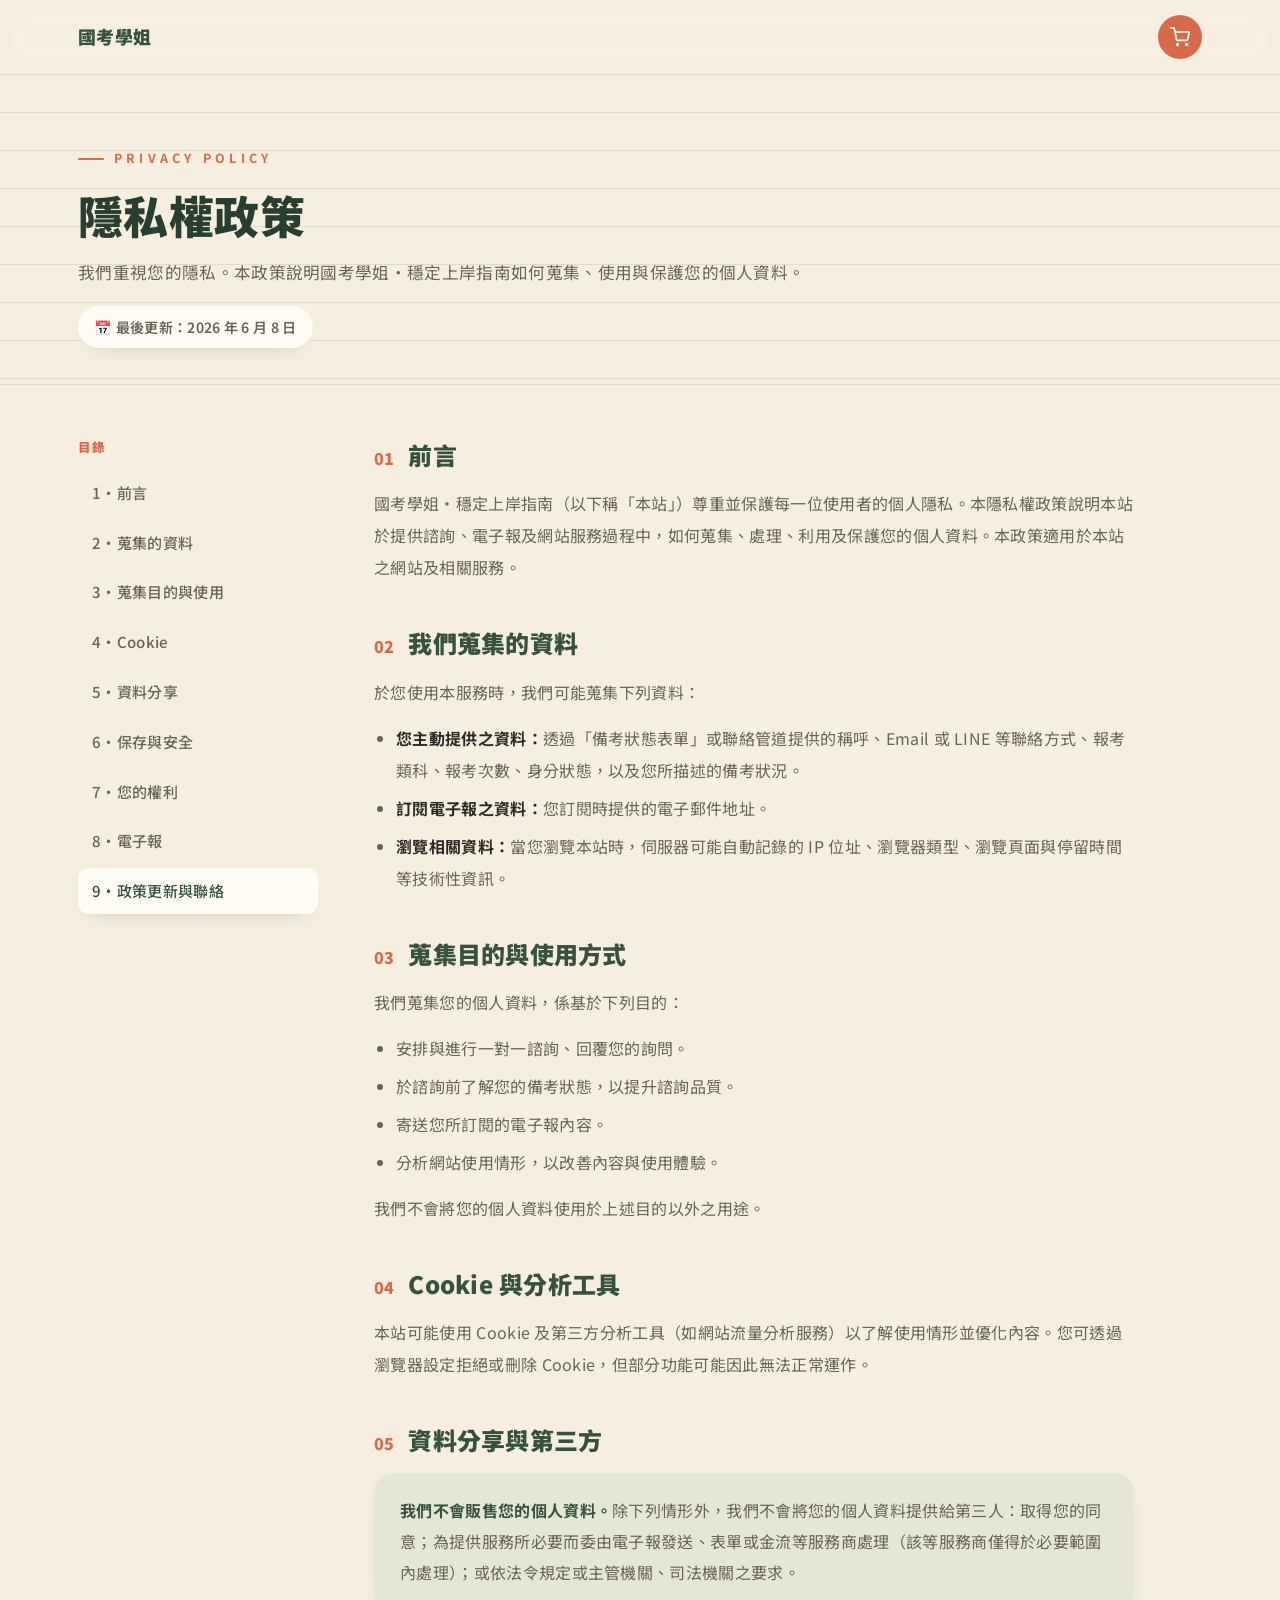
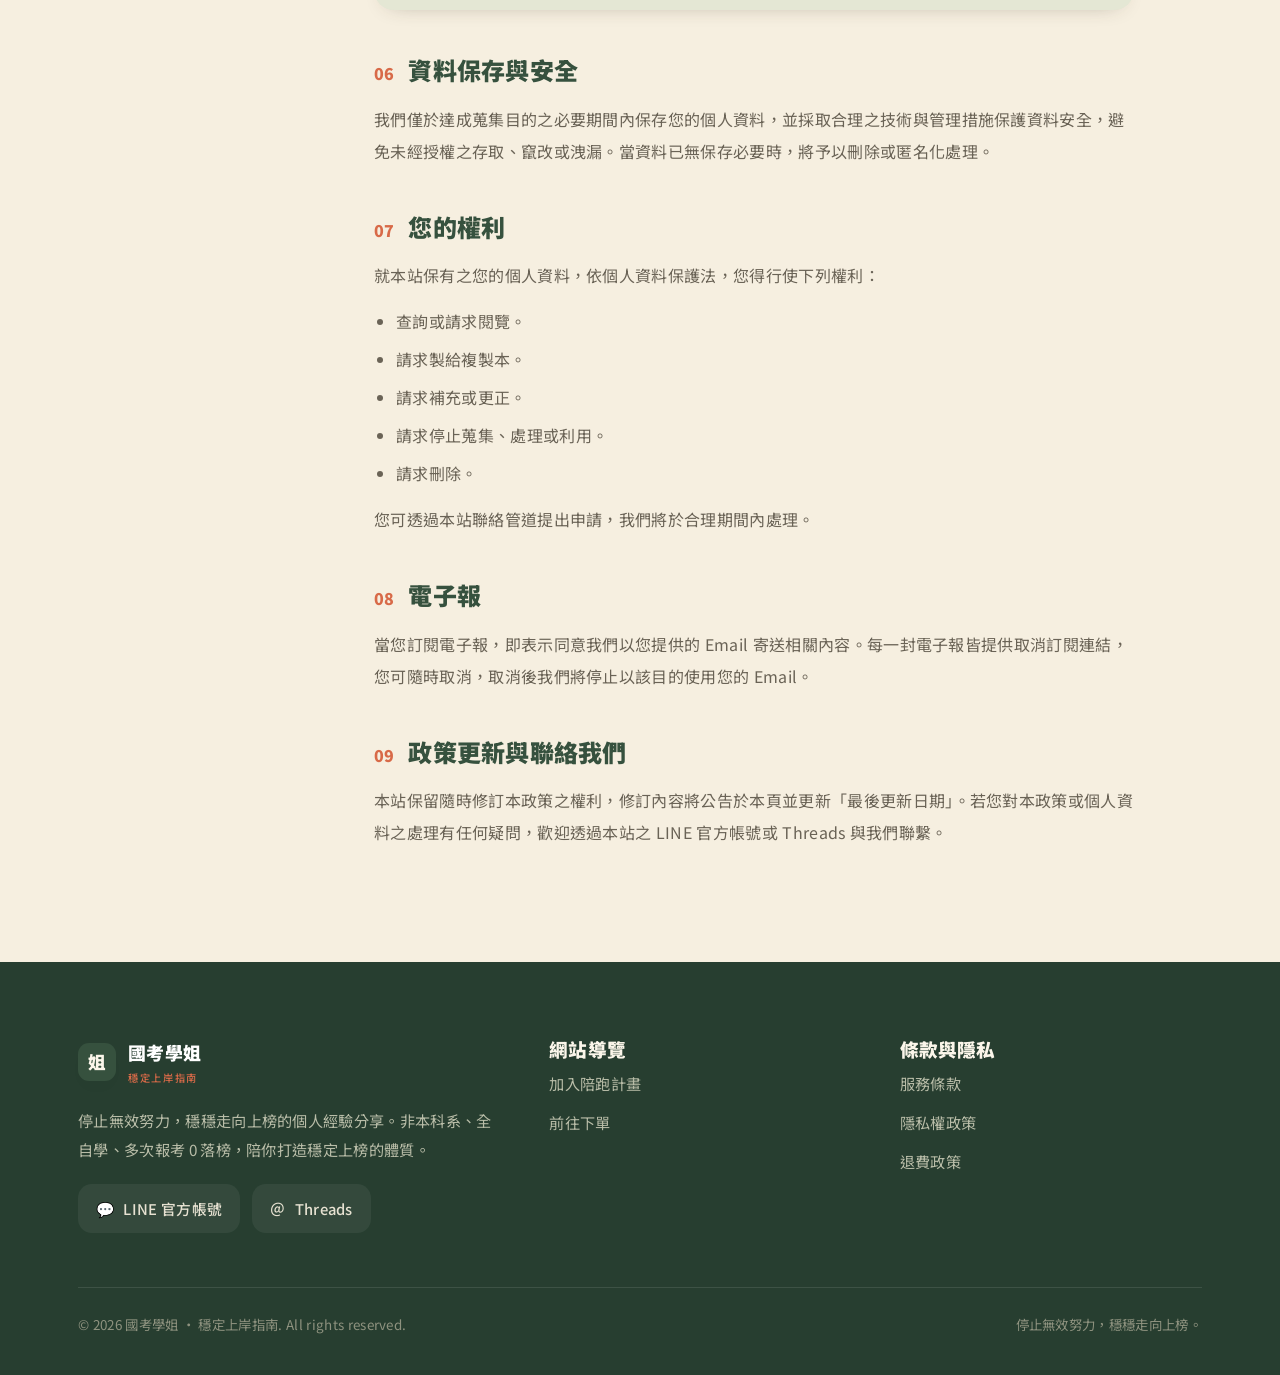
<file: privacy-payment.html>
<!DOCTYPE html>
<html lang="zh-Hant">
<head>
<meta charset="UTF-8">
<meta name="viewport" content="width=device-width, initial-scale=1.0">
<title>隱私權政策 ｜ 國考學姐</title>
<meta name="description" content="國考學姐・穩定上岸指南隱私權政策。">
<link rel="stylesheet" href="assets/styles.css">
<style>
.lhero{ padding:64px 0 36px; border-bottom:1px solid var(--hair); }
.lhero h1{ font-size:clamp(2rem,4vw,2.8rem); color:var(--forest-deep); margin:14px 0 12px; }
.lhero p{ color:var(--ink-soft); font-size:1.04rem; }
.legal{ display:grid; grid-template-columns:240px 1fr; gap:56px; padding:54px 0 0; }
.toc{ position:sticky; top:96px; align-self:start; }
.toc h4{ font-size:.78rem; letter-spacing:.18em; text-transform:uppercase; color:var(--coral); margin-bottom:14px; }
.toc ol{ list-style:none; margin:0; padding:0; display:grid; gap:4px; }
.toc a{ display:block; padding:9px 14px; border-radius:11px; color:var(--ink-soft); font-size:.94rem; font-weight:500; transition:.2s; }
.toc a:hover, .toc a.on{ background:var(--card); color:var(--forest); box-shadow:var(--sh-sm); }
.doc{ max-width:760px; }
.doc section{ margin-bottom:44px; scroll-margin-top:96px; }
.doc h2{ font-size:1.5rem; color:var(--forest); margin-bottom:16px; display:flex; gap:14px; align-items:baseline; }
.doc h2 .num{ font-size:1rem; font-weight:900; color:var(--coral); flex:none; }
.doc p{ color:var(--ink-soft); line-height:2; margin-bottom:14px; }
.doc ul{ color:var(--ink-soft); line-height:2; padding-left:22px; margin:0 0 14px; }
.doc ul li{ margin-bottom:6px; }
.doc strong{ color:var(--ink); }
.callout{ background:var(--note-green); border-radius:var(--r-md); padding:22px 26px; color:var(--ink-soft); line-height:1.95; box-shadow:var(--sh-sm); }
.callout strong{ color:var(--forest); }
.updated{ display:inline-flex; gap:8px; align-items:center; background:var(--card); padding:8px 16px; border-radius:999px; box-shadow:var(--sh-sm); font-size:.88rem; font-weight:600; color:var(--ink-soft); }
@media (max-width:880px){ .legal{ grid-template-columns:1fr; gap:24px; } .toc{ position:static; } .toc ol{ grid-auto-flow:column; grid-auto-columns:max-content; overflow-x:auto; } }
.brand__text{ font-weight:900; font-size:1.12rem; color:var(--forest); letter-spacing:.02em; }
.nav__cart{
  flex:none; display:grid; place-items:center; width:44px; height:44px; border-radius:50%;
  background:var(--coral); color:#fff; transition:transform .2s, background .2s;
}
.nav__cart:hover{ transform:translateY(-2px) scale(1.05); background:var(--forest); }
.nav__cart svg{ width:20px; height:20px; }
.nav .links{ display:flex; align-items:center; }
</style>
</head>
<body>

<header class="nav">
  <div class="wrap nav__in">
    <a class="brand" href="coach1.html"><span class="brand__text">國考學姐</span></a>
    <nav class="links" id="links">
      <a class="nav__cart" href="checkout.html" aria-label="前往下單頁">
        <svg viewBox="0 0 24 24" fill="none" stroke="currentColor" stroke-width="2" stroke-linecap="round" stroke-linejoin="round"><circle cx="9" cy="21" r="1"></circle><circle cx="20" cy="21" r="1"></circle><path d="M1 1h4l2.68 13.39a2 2 0 0 0 2 1.61h9.72a2 2 0 0 0 2-1.61L23 6H6"></path></svg>
      </a>
    </nav>
  </div>
</header>

<section class="lhero ruled">
  <div class="wrap">
    <span class="eyebrow">Privacy Policy</span>
    <h1>隱私權政策</h1>
    <p>我們重視您的隱私。本政策說明國考學姐・穩定上岸指南如何蒐集、使用與保護您的個人資料。</p>
    <div style="margin-top:18px;"><span class="updated">📅 最後更新：2026 年 6 月 8 日</span></div>
  </div>
</section>

<div class="wrap">
  <div class="legal">
    <aside class="toc">
      <h4>目錄</h4>
      <ol>
        <li><a href="#s1" class="on">1・前言</a></li>
        <li><a href="#s2">2・蒐集的資料</a></li>
        <li><a href="#s3">3・蒐集目的與使用</a></li>
        <li><a href="#s4">4・Cookie</a></li>
        <li><a href="#s5">5・資料分享</a></li>
        <li><a href="#s6">6・保存與安全</a></li>
        <li><a href="#s7">7・您的權利</a></li>
        <li><a href="#s8">8・電子報</a></li>
        <li><a href="#s9">9・政策更新與聯絡</a></li>
      </ol>
    </aside>

    <article class="doc">
      <section id="s1">
        <h2><span class="num">01</span>前言</h2>
        <p>國考學姐・穩定上岸指南（以下稱「本站」）尊重並保護每一位使用者的個人隱私。本隱私權政策說明本站於提供諮詢、電子報及網站服務過程中，如何蒐集、處理、利用及保護您的個人資料。本政策適用於本站之網站及相關服務。</p>
      </section>

      <section id="s2">
        <h2><span class="num">02</span>我們蒐集的資料</h2>
        <p>於您使用本服務時，我們可能蒐集下列資料：</p>
        <ul>
          <li><strong>您主動提供之資料：</strong>透過「備考狀態表單」或聯絡管道提供的稱呼、Email 或 LINE 等聯絡方式、報考類科、報考次數、身分狀態，以及您所描述的備考狀況。</li>
          <li><strong>訂閱電子報之資料：</strong>您訂閱時提供的電子郵件地址。</li>
          <li><strong>瀏覽相關資料：</strong>當您瀏覽本站時，伺服器可能自動記錄的 IP 位址、瀏覽器類型、瀏覽頁面與停留時間等技術性資訊。</li>
        </ul>
      </section>

      <section id="s3">
        <h2><span class="num">03</span>蒐集目的與使用方式</h2>
        <p>我們蒐集您的個人資料，係基於下列目的：</p>
        <ul>
          <li>安排與進行一對一諮詢、回覆您的詢問。</li>
          <li>於諮詢前了解您的備考狀態，以提升諮詢品質。</li>
          <li>寄送您所訂閱的電子報內容。</li>
          <li>分析網站使用情形，以改善內容與使用體驗。</li>
        </ul>
        <p>我們不會將您的個人資料使用於上述目的以外之用途。</p>
      </section>

      <section id="s4">
        <h2><span class="num">04</span>Cookie 與分析工具</h2>
        <p>本站可能使用 Cookie 及第三方分析工具（如網站流量分析服務）以了解使用情形並優化內容。您可透過瀏覽器設定拒絕或刪除 Cookie，但部分功能可能因此無法正常運作。</p>
      </section>

      <section id="s5">
        <h2><span class="num">05</span>資料分享與第三方</h2>
        <div class="callout"><strong>我們不會販售您的個人資料。</strong>除下列情形外，我們不會將您的個人資料提供給第三人：取得您的同意；為提供服務所必要而委由電子報發送、表單或金流等服務商處理（該等服務商僅得於必要範圍內處理）；或依法令規定或主管機關、司法機關之要求。</div>
      </section>

      <section id="s6">
        <h2><span class="num">06</span>資料保存與安全</h2>
        <p>我們僅於達成蒐集目的之必要期間內保存您的個人資料，並採取合理之技術與管理措施保護資料安全，避免未經授權之存取、竄改或洩漏。當資料已無保存必要時，將予以刪除或匿名化處理。</p>
      </section>

      <section id="s7">
        <h2><span class="num">07</span>您的權利</h2>
        <p>就本站保有之您的個人資料，依個人資料保護法，您得行使下列權利：</p>
        <ul>
          <li>查詢或請求閱覽。</li>
          <li>請求製給複製本。</li>
          <li>請求補充或更正。</li>
          <li>請求停止蒐集、處理或利用。</li>
          <li>請求刪除。</li>
        </ul>
        <p>您可透過本站聯絡管道提出申請，我們將於合理期間內處理。</p>
      </section>

      <section id="s8">
        <h2><span class="num">08</span>電子報</h2>
        <p>當您訂閱電子報，即表示同意我們以您提供的 Email 寄送相關內容。每一封電子報皆提供取消訂閱連結，您可隨時取消，取消後我們將停止以該目的使用您的 Email。</p>
      </section>

      <section id="s9">
        <h2><span class="num">09</span>政策更新與聯絡我們</h2>
        <p>本站保留隨時修訂本政策之權利，修訂內容將公告於本頁並更新「最後更新日期」。若您對本政策或個人資料之處理有任何疑問，歡迎透過本站之 LINE 官方帳號或 Threads 與我們聯繫。</p>
      </section>
    </article>
  </div>
</div>

<footer class="footer" style="margin-top:70px;">
  <div class="wrap">
    <div class="footer__grid">
      <div>
        <div class="brand" style="color:#fff;"><span class="mark">姐</span><span style="color:#fff;">國考學姐<small>穩定上岸指南</small></span></div>
        <p style="margin-top:18px;">停止無效努力，穩穩走向上榜的個人經驗分享。非本科系、全自學、多次報考 0 落榜，陪你打造穩定上榜的體質。</p>
        <div class="soc"><a href="#"><span>💬</span> LINE 官方帳號</a><a href="#"><span>＠</span> Threads</a></div>
      </div>
      <div><h4>網站導覽</h4><div class="footer__links"><a href="coach1.html">加入陪跑計畫</a><a href="checkout.html">前往下單</a></div></div>
      <div><h4>條款與隱私</h4><div class="footer__links"><a href="terms-payment.html">服務條款</a><a href="privacy-payment.html">隱私權政策</a><a href="refund-policy-payment.html">退費政策</a></div></div>
    </div>
    <div class="footer__base"><span>© 2026 國考學姐 ・ 穩定上岸指南. All rights reserved.</span><span>停止無效努力，穩穩走向上榜。</span></div>
  </div>
</footer>

<script>
const tocLinks=[...document.querySelectorAll('.toc a')], secs=[...document.querySelectorAll('.doc section')];
const io=new IntersectionObserver((es)=>{es.forEach(e=>{if(e.isIntersecting){const id=e.target.id; tocLinks.forEach(a=>a.classList.toggle('on',a.getAttribute('href')==='#'+id));}})},{rootMargin:'-20% 0px -70% 0px'});
secs.forEach(s=>io.observe(s));
</script>
</body>
</html>
</file>
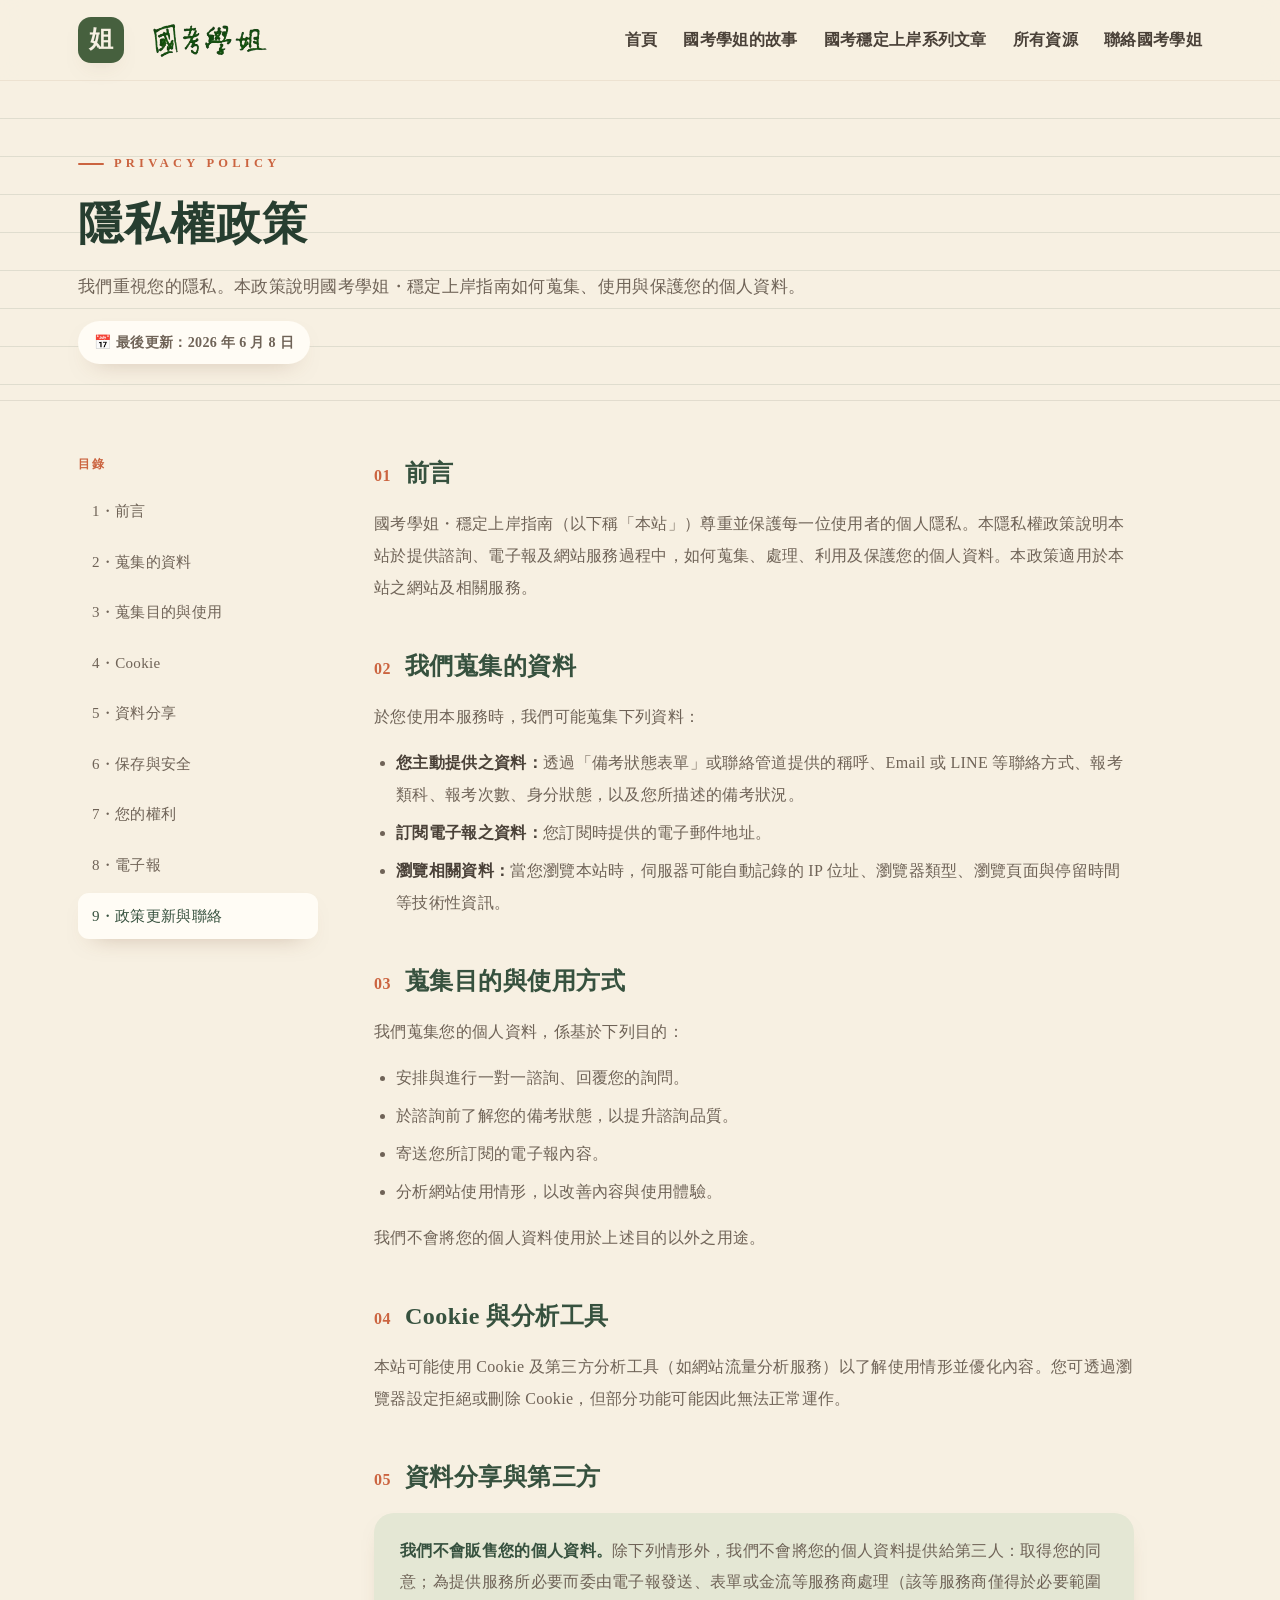
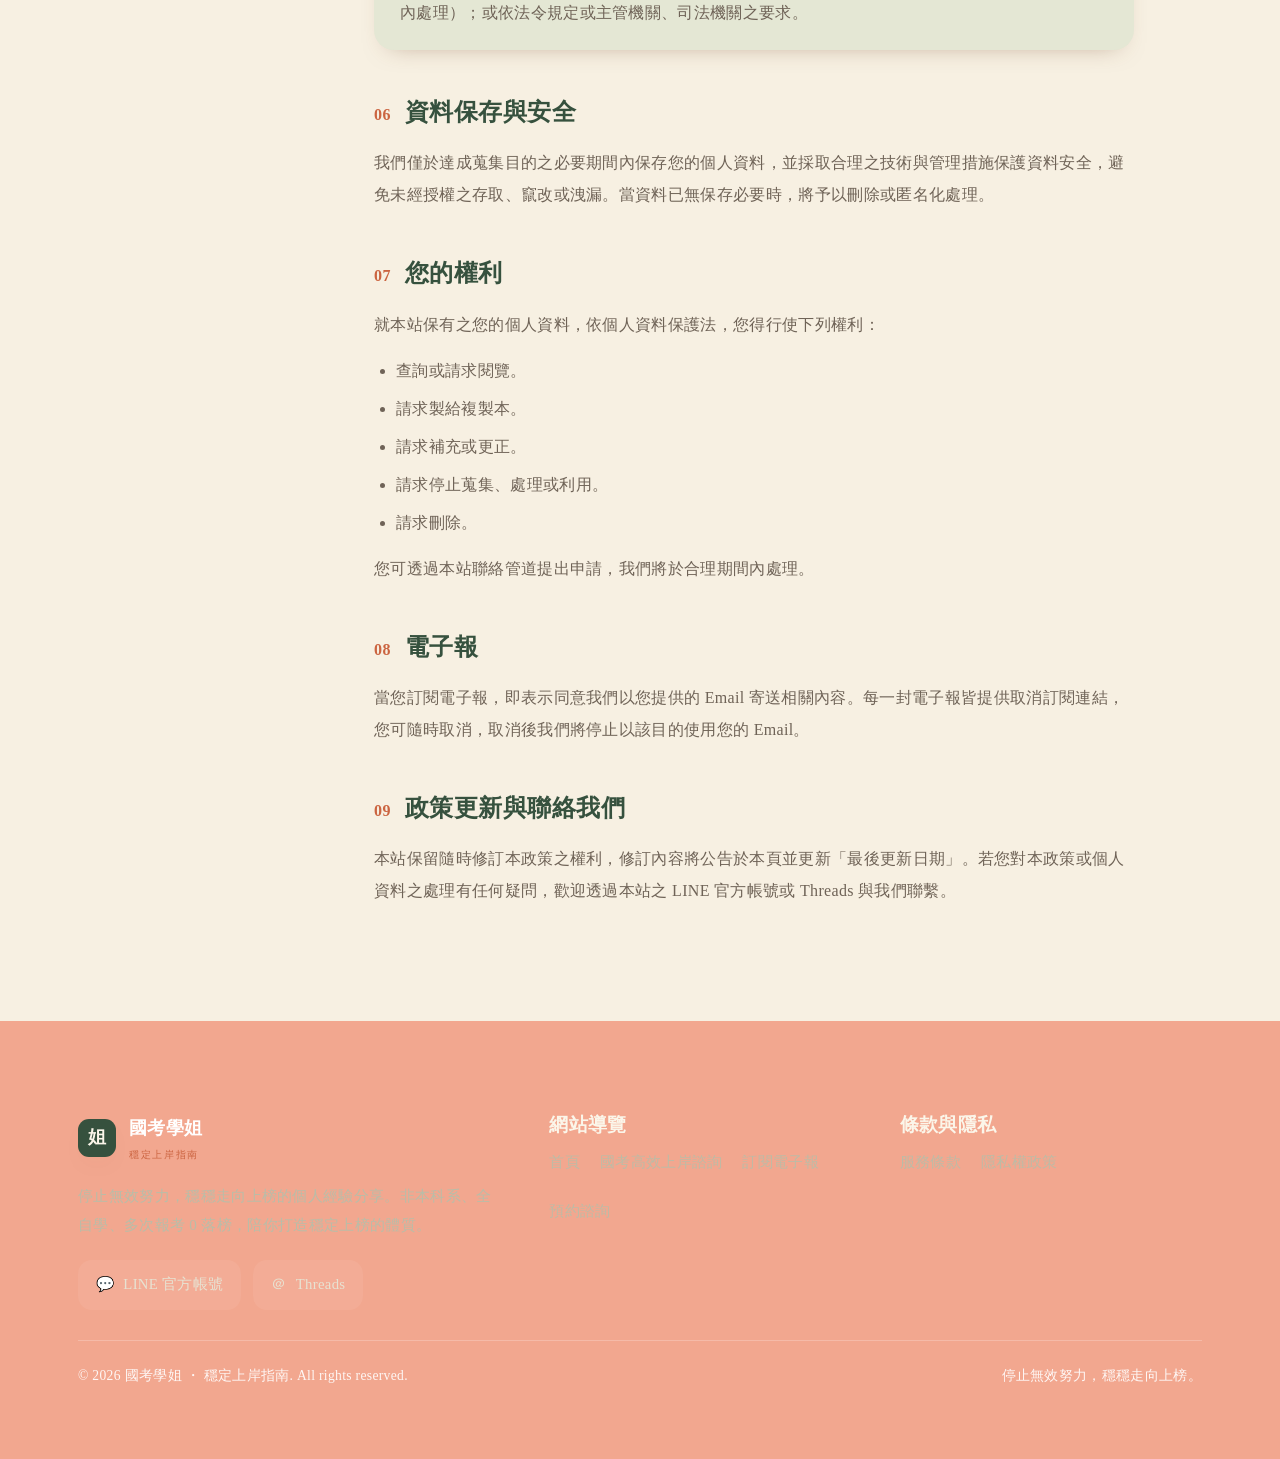
<file: privacy.html>
<!DOCTYPE html>
<html lang="zh-Hant">
<head>
<!-- Google tag (gtag.js) -->
<script async src="https://www.googletagmanager.com/gtag/js?id=G-XJJT1EJWCG"></script>
<script>
  window.dataLayer = window.dataLayer || [];
  function gtag(){dataLayer.push(arguments);}
  gtag('js', new Date());

  gtag('config', 'G-XJJT1EJWCG');
</script>

<meta charset="UTF-8">
<meta name="viewport" content="width=device-width, initial-scale=1.0">
<title>隱私權政策 ｜ 國考學姐</title>
<meta name="description" content="國考學姐・穩定上岸指南隱私權政策。">
<link rel="stylesheet" href="assets/styles.css">
<link rel="stylesheet" href="assets/home.css">
<style>
.lhero{ padding:64px 0 36px; border-bottom:1px solid var(--hair); }
.lhero h1{ font-size:clamp(2rem,4vw,2.8rem); color:var(--forest-deep); margin:14px 0 12px; }
.lhero p{ color:var(--ink-soft); font-size:1.04rem; }
.legal{ display:grid; grid-template-columns:240px 1fr; gap:56px; padding:54px 0 0; }
.toc{ position:sticky; top:96px; align-self:start; }
.toc h4{ font-size:.78rem; letter-spacing:.18em; text-transform:uppercase; color:var(--coral); margin-bottom:14px; }
.toc ol{ list-style:none; margin:0; padding:0; display:grid; gap:4px; }
.toc a{ display:block; padding:9px 14px; border-radius:11px; color:var(--ink-soft); font-size:.94rem; font-weight:500; transition:.2s; }
.toc a:hover, .toc a.on{ background:var(--card); color:var(--forest); box-shadow:var(--sh-sm); }
.doc{ max-width:760px; }
.doc section{ margin-bottom:44px; scroll-margin-top:96px; }
.doc h2{ font-size:1.5rem; color:var(--forest); margin-bottom:16px; display:flex; gap:14px; align-items:baseline; }
.doc h2 .num{ font-size:1rem; font-weight:900; color:var(--coral); flex:none; }
.doc p{ color:var(--ink-soft); line-height:2; margin-bottom:14px; }
.doc ul{ color:var(--ink-soft); line-height:2; padding-left:22px; margin:0 0 14px; }
.doc ul li{ margin-bottom:6px; }
.doc strong{ color:var(--ink); }
.callout{ background:var(--note-green); border-radius:var(--r-md); padding:22px 26px; color:var(--ink-soft); line-height:1.95; box-shadow:var(--sh-sm); }
.callout strong{ color:var(--forest); }
.updated{ display:inline-flex; gap:8px; align-items:center; background:var(--card); padding:8px 16px; border-radius:999px; box-shadow:var(--sh-sm); font-size:.88rem; font-weight:600; color:var(--ink-soft); }
@media (max-width:880px){ .legal{ grid-template-columns:1fr; gap:24px; } .toc{ position:static; } .toc ol{ grid-auto-flow:column; grid-auto-columns:max-content; overflow-x:auto; } }
</style>
</head>
<body>

<header class="nav">
  <div class="wrap nav__in">
    <a class="brand" href="index.html"><span class="brand__mark">姐</span><img src="assets/logo.webp" alt="國考學姐" class="brand__logo brand__logo--full"><img src="assets/logo-text.png" alt="國考學" class="brand__logo brand__logo--text"></a>
    <button class="burger" id="burger" aria-label="開啟選單">姐</button>
    <nav class="links" id="links">
      <a href="index.html">首頁</a>
      <a href="about.html">國考學姐的故事</a>
      <a href="guide.html">國考穩定上岸系列文章</a>
      <a href="index.html#resources">所有資源</a>
      <a href="contact.html">聯絡國考學姐</a>
    </nav>
  </div>
</header>

<section class="lhero ruled">
  <div class="wrap">
    <span class="eyebrow">Privacy Policy</span>
    <h1>隱私權政策</h1>
    <p>我們重視您的隱私。本政策說明國考學姐・穩定上岸指南如何蒐集、使用與保護您的個人資料。</p>
    <div style="margin-top:18px;"><span class="updated">📅 最後更新：2026 年 6 月 8 日</span></div>
  </div>
</section>

<div class="wrap">
  <div class="legal">
    <aside class="toc">
      <h4>目錄</h4>
      <ol>
        <li><a href="#s1" class="on">1・前言</a></li>
        <li><a href="#s2">2・蒐集的資料</a></li>
        <li><a href="#s3">3・蒐集目的與使用</a></li>
        <li><a href="#s4">4・Cookie</a></li>
        <li><a href="#s5">5・資料分享</a></li>
        <li><a href="#s6">6・保存與安全</a></li>
        <li><a href="#s7">7・您的權利</a></li>
        <li><a href="#s8">8・電子報</a></li>
        <li><a href="#s9">9・政策更新與聯絡</a></li>
      </ol>
    </aside>

    <article class="doc">
      <section id="s1">
        <h2><span class="num">01</span>前言</h2>
        <p>國考學姐・穩定上岸指南（以下稱「本站」）尊重並保護每一位使用者的個人隱私。本隱私權政策說明本站於提供諮詢、電子報及網站服務過程中，如何蒐集、處理、利用及保護您的個人資料。本政策適用於本站之網站及相關服務。</p>
      </section>

      <section id="s2">
        <h2><span class="num">02</span>我們蒐集的資料</h2>
        <p>於您使用本服務時，我們可能蒐集下列資料：</p>
        <ul>
          <li><strong>您主動提供之資料：</strong>透過「備考狀態表單」或聯絡管道提供的稱呼、Email 或 LINE 等聯絡方式、報考類科、報考次數、身分狀態，以及您所描述的備考狀況。</li>
          <li><strong>訂閱電子報之資料：</strong>您訂閱時提供的電子郵件地址。</li>
          <li><strong>瀏覽相關資料：</strong>當您瀏覽本站時，伺服器可能自動記錄的 IP 位址、瀏覽器類型、瀏覽頁面與停留時間等技術性資訊。</li>
        </ul>
      </section>

      <section id="s3">
        <h2><span class="num">03</span>蒐集目的與使用方式</h2>
        <p>我們蒐集您的個人資料，係基於下列目的：</p>
        <ul>
          <li>安排與進行一對一諮詢、回覆您的詢問。</li>
          <li>於諮詢前了解您的備考狀態，以提升諮詢品質。</li>
          <li>寄送您所訂閱的電子報內容。</li>
          <li>分析網站使用情形，以改善內容與使用體驗。</li>
        </ul>
        <p>我們不會將您的個人資料使用於上述目的以外之用途。</p>
      </section>

      <section id="s4">
        <h2><span class="num">04</span>Cookie 與分析工具</h2>
        <p>本站可能使用 Cookie 及第三方分析工具（如網站流量分析服務）以了解使用情形並優化內容。您可透過瀏覽器設定拒絕或刪除 Cookie，但部分功能可能因此無法正常運作。</p>
      </section>

      <section id="s5">
        <h2><span class="num">05</span>資料分享與第三方</h2>
        <div class="callout"><strong>我們不會販售您的個人資料。</strong>除下列情形外，我們不會將您的個人資料提供給第三人：取得您的同意；為提供服務所必要而委由電子報發送、表單或金流等服務商處理（該等服務商僅得於必要範圍內處理）；或依法令規定或主管機關、司法機關之要求。</div>
      </section>

      <section id="s6">
        <h2><span class="num">06</span>資料保存與安全</h2>
        <p>我們僅於達成蒐集目的之必要期間內保存您的個人資料，並採取合理之技術與管理措施保護資料安全，避免未經授權之存取、竄改或洩漏。當資料已無保存必要時，將予以刪除或匿名化處理。</p>
      </section>

      <section id="s7">
        <h2><span class="num">07</span>您的權利</h2>
        <p>就本站保有之您的個人資料，依個人資料保護法，您得行使下列權利：</p>
        <ul>
          <li>查詢或請求閱覽。</li>
          <li>請求製給複製本。</li>
          <li>請求補充或更正。</li>
          <li>請求停止蒐集、處理或利用。</li>
          <li>請求刪除。</li>
        </ul>
        <p>您可透過本站聯絡管道提出申請，我們將於合理期間內處理。</p>
      </section>

      <section id="s8">
        <h2><span class="num">08</span>電子報</h2>
        <p>當您訂閱電子報，即表示同意我們以您提供的 Email 寄送相關內容。每一封電子報皆提供取消訂閱連結，您可隨時取消，取消後我們將停止以該目的使用您的 Email。</p>
      </section>

      <section id="s9">
        <h2><span class="num">09</span>政策更新與聯絡我們</h2>
        <p>本站保留隨時修訂本政策之權利，修訂內容將公告於本頁並更新「最後更新日期」。若您對本政策或個人資料之處理有任何疑問，歡迎透過本站之 LINE 官方帳號或 Threads 與我們聯繫。</p>
      </section>
    </article>
  </div>
</div>

<footer class="footer" style="margin-top:70px;">
  <div class="wrap">
    <div class="footer__grid">
      <div>
        <div class="brand" style="color:#fff;"><span class="mark">姐</span><span style="color:#fff;">國考學姐<small>穩定上岸指南</small></span></div>
        <p style="margin-top:18px;">停止無效努力，穩穩走向上榜的個人經驗分享。非本科系、全自學、多次報考 0 落榜，陪你打造穩定上榜的體質。</p>
        <div class="soc"><a href="#"><span>💬</span> LINE 官方帳號</a><a href="#"><span>＠</span> Threads</a></div>
      </div>
      <div><h4>網站導覽</h4><div class="footer__links"><a href="index.html">首頁</a><a href="consultation.html">國考高效上岸諮詢</a><a href="https://zora-7.kit.com/profile?_gl=1*zb73t7*_gcl_aw*R0NMLjE3ODQwMzY2NjQuQ2p3S0NBand2TmZTQmhCaUVpd0F5YUdNQ2J4dkpoNUtqRm11SXFZOWlBRXY5Rm45UnktOGdZdGRLakhrLXdnZlBscy15am9rZTNSSEJSb0NQWUlRQXZEX0J3RQ" target="_blank" rel="noopener">訂閱電子報</a><a href="consultation.html#booking">預約諮詢</a></div></div>
      <div><h4>條款與隱私</h4><div class="footer__links"><a href="terms.html">服務條款</a><a href="privacy.html">隱私權政策</a></div></div>
    </div>
    <div class="footer__base"><span>© 2026 國考學姐 ・ 穩定上岸指南. All rights reserved.</span><span>停止無效努力，穩穩走向上榜。</span></div>
  </div>
</footer>

<script>
const burger=document.getElementById('burger'), links=document.getElementById('links');
burger&&burger.addEventListener('click',()=>links.classList.toggle('open'));
const tocLinks=[...document.querySelectorAll('.toc a')], secs=[...document.querySelectorAll('.doc section')];
const io=new IntersectionObserver((es)=>{es.forEach(e=>{if(e.isIntersecting){const id=e.target.id; tocLinks.forEach(a=>a.classList.toggle('on',a.getAttribute('href')==='#'+id));}})},{rootMargin:'-20% 0px -70% 0px'});
secs.forEach(s=>io.observe(s));
</script>
</body>
</html>
</file>
<file: assets/home.css>
/* =========================================================
   國考學姐 Zora — Home  |  faithful to 版型示意
   Cream canvas · salmon bands · coral accents · green logo/quote
   No gradients · large radius · soft shadows
   ========================================================= */

:root{
  --cream:       #F7F0E2;   /* main canvas */
  --cream-card:  #F8F2E6;   /* cards on salmon */
  --salmon:      #F2A78F;   /* pain / coach / footer band */
  --salmon-soft: #F7C9B8;   /* light accents, shape behind photo */
  --pale-yellow: #F7F0E2;   /* below-hero section background */
  --fs-h1: clamp(1.8rem,2.9vw,2.7rem);
  --fs-h2: clamp(1.8rem,3.3vw,2.7rem);
  --fs-h3: clamp(1.2rem,1.9vw,1.36rem);
  --fs-h4: clamp(1.05rem,1.5vw,1.18rem);
  --coral:       #CB6440;   /* buttons */
  --coral-deep:  #B5542F;   /* button hover */
  --coral-text:  #D26A3E;   /* headings / accents */
  --green:       #46603E;   /* hero h1, logo, sticker quote */
  --ink:         #4A4138;   /* body dark */
  --ink-soft:    #6F6357;   /* card body */
  --ph:          #D8D5CF;   /* placeholder boxes */
  --line:        #B9A892;

  --r-xl: 40px;
  --r-lg: 28px;
  --r-md: 20px;

  --sh-sm: 0 10px 24px -16px rgba(120,74,46,.5);
  --sh-md: 0 24px 46px -28px rgba(120,74,46,.45);
  --sh-lg: 0 40px 80px -38px rgba(120,74,46,.42);

  --maxw: 1180px;
  --font: "Noto Serif TC", Georgia, "Times New Roman", "PingFang TC", serif;
  --serif: "Noto Serif TC", Georgia, "Times New Roman", serif;
}

*{ box-sizing:border-box; }
html{ scroll-behavior:smooth; scroll-padding-top:90px; }
body{
  margin:0; font-family:var(--font); color:var(--ink); background:var(--cream);
  line-height:1.9; letter-spacing:.02em; font-weight:400;
  -webkit-font-smoothing:antialiased; text-rendering:optimizeLegibility;
  overflow-x:clip; width:100%; max-width:100vw;
}
img{ max-width:100%; display:block; }
a{ color:inherit; text-decoration:none; }
h1,h2,h3,h4{ margin:0; font-weight:700; line-height:1.55; letter-spacing:.02em; }
p{ margin:0; text-wrap:pretty; }
.serif{ font-family:var(--serif); font-weight:700; }

.wrap{ width:100%; max-width:var(--maxw); margin:0 auto; padding:0 28px; }

/* buttons */
.btn{
  --bg:linear-gradient(140deg, #EB9163 0%, #CB6440 46%, #A2441C 100%); --fg:#fff;
  display:inline-flex; align-items:center; justify-content:center; gap:.4em;
  font-family:var(--font); font-weight:700; font-size:1.05rem; letter-spacing:.04em;
  padding:16px 36px; border-radius:999px; cursor:pointer; border:0;
  background:var(--bg); color:var(--fg); box-shadow:var(--sh-sm);
  transition:transform .25s cubic-bezier(.2,.8,.2,1), box-shadow .25s, background .25s;
}
.btn:hover{ transform:translateY(-3px) scale(1.06); animation-play-state:paused; box-shadow:var(--sh-md); background:linear-gradient(140deg, #D9764F 0%, var(--coral-deep) 80%); }
.btn{ animation:ctaPulse 1.7s ease-in-out infinite; }
.btn .arr{ transition:transform .25s; }
.btn:hover .arr{ transform:translateX(4px); }
.btn--lg{ padding:22px 54px; font-size:1.4rem; border-radius:999px; }
.btn-attn.attn-go{ animation:btnPulse 1.5s ease-in-out 3; }
.btn-attn:hover{ animation:none; }
.floatlike{ animation:ctaPulse 1.7s ease-in-out infinite; display:inline-flex; transition:transform .25s cubic-bezier(.2,.8,.2,1); }
.floatlike:hover{ animation-play-state:paused; transform:scale(1.08); }
@keyframes ctaPulse{ 0%,100%{ transform:scale(1); } 50%{ transform:scale(1.045); } }
.floatbtn{ animation:slowFloat 3.2s ease-in-out infinite; }
.floatbtn:hover{ animation-play-state:paused; }
@keyframes slowFloat{ 0%,100%{ transform:translateY(0); } 50%{ transform:translateY(-12px); } }

/* reveal (progressive enhancement: only hidden once JS confirms it can reveal) */
.reveal{ opacity:1; transform:none; }
.js .reveal{ opacity:0; transform:translateY(26px); transition:opacity .8s ease, transform .8s cubic-bezier(.2,.8,.2,1); }
.reveal.in{ opacity:1; transform:none; }
.reveal.d1{ transition-delay:.08s;} .reveal.d2{ transition-delay:.16s;}
.reveal.d3{ transition-delay:.24s;} .reveal.d4{ transition-delay:.32s;}
@media (prefers-reduced-motion:reduce){ .reveal{opacity:1;transform:none;transition:none;} html{scroll-behavior:auto;} }

/* =================== SIMPLE SUBPAGE (about/resources/contact) =================== */
.pagehero{background:var(--salmon);padding:150px 0 70px;text-align:center}
.story{max-width:760px;margin:70px auto 0}
.story h3{color:var(--coral-text);font-size:var(--fs-h3);line-height:1.6;margin:48px 0 18px}
.story h3:first-child{margin-top:0}
.story p{color:var(--ink-soft);font-size:1.04rem;line-height:2.1;margin-bottom:20px}
.story__links{list-style:none;padding:0;margin:28px 0 0;display:flex;flex-direction:column;gap:14px}
.story__links li{color:var(--ink-soft);font-size:1rem;line-height:1.8}
.story__links a{color:var(--coral-text);font-weight:700;text-decoration:underline}
.story__links a:hover{color:var(--coral-deep)}
.contact2{max-width:900px;margin:120px auto 100px;text-align:center}
.contact2__top{display:grid;grid-template-columns:1fr 1.2fr;align-items:center;gap:40px;text-align:left}
.contact2__pen{width:100%;max-width:340px;justify-self:center}
.contact2__title{font-family:var(--serif);color:var(--green);font-size:var(--fs-h2);line-height:1.3}
.contact2__title .lg{color:var(--coral-text)}
.contact2__lead{color:var(--ink-soft);font-size:1.08rem;line-height:1.95;margin-top:22px}
.contact2__count{color:var(--green);font-weight:700;font-size:1.1rem;margin-top:56px;text-align:center}
@media (max-width:760px){.contact2__top{grid-template-columns:1fr;text-align:center}.contact2__pen{max-width:220px}}
.contact2__grid{display:grid;grid-template-columns:repeat(3,1fr);gap:28px;margin-top:48px}
.contact2__card{background:var(--cream-card);border-radius:var(--r-lg);padding:44px 32px;box-shadow:var(--sh-sm);display:flex;flex-direction:column;align-items:center;gap:18px}
.contact2__ico{width:78px;height:78px;border-radius:50%;background:var(--coral);color:#fff;display:flex;align-items:center;justify-content:center}
.contact2__ico svg{width:34px;height:34px}
.contact2__label{color:var(--ink);font-size:1.02rem;line-height:1.8}
.contact2__label b{color:var(--coral-text)}
.contact2__btn{width:100%}
@media (max-width:900px){.contact2__grid{grid-template-columns:1fr 1fr}}
@media (max-width:640px){.contact2__grid{grid-template-columns:1fr}}
.scorecar{position:relative;max-width:780px;margin:0 auto 50px;display:flex;align-items:center;gap:16px}
.scorecar__view{flex:1;aspect-ratio:900/700;border-radius:16px;overflow:hidden;box-shadow:var(--sh-sm);position:relative;background:#fff}
.scorecar__view img{position:absolute;inset:0;width:100%;height:100%;object-fit:contain;opacity:0;transition:opacity .5s ease}
.scorecar__view img.on{opacity:1}
.scorecar__arrow{flex:0 0 auto;width:44px;height:44px;border-radius:50%;border:none;background:var(--cream-card);color:var(--coral-text);font-size:1.6rem;line-height:1;cursor:pointer;box-shadow:var(--sh-sm);transition:transform .2s,background .2s}
.scorecar__arrow:hover{transform:scale(1.1);background:var(--coral);color:#fff}
@media (max-width:640px){.scorecar{gap:8px}.scorecar__arrow{width:36px;height:36px;font-size:1.3rem}}
.scorecar__note{text-align:center;color:var(--ink-soft);opacity:.65;font-size:.82rem;margin-top:-8px}
.about-page__form{max-width:480px;margin:26px auto 0;justify-content:center}
.about-page__envwrap{display:flex;align-items:center;gap:20px;max-width:420px;margin:0 auto 26px}
.about-page__envwrap .line{flex:1;height:1px;background:var(--ink-soft);opacity:.3}
.about-page__env{width:130px;flex:none}
.pagehero h1{color:var(--green);font-family:var(--serif);font-size:var(--fs-h2);line-height:1.4}
.pagehero p{color:var(--ink);margin-top:14px;font-size:1.05rem;max-width:640px;margin-left:auto;margin-right:auto}
.about-page{padding:80px 0 40px}
.about-page__teaser{max-width:760px;margin:0 auto;text-align:center;padding:40px 0 90px}
.about-page__teaser p{color:var(--ink-soft);font-size:1.08rem;line-height:2.1}
.rescard-grid{display:grid;grid-template-columns:repeat(2,1fr);gap:28px;padding:70px 0 120px}
.rescard{background:var(--cream-card);border-radius:var(--r-md);padding:36px;box-shadow:var(--sh-sm);display:flex;flex-direction:column;gap:14px;text-decoration:none;color:inherit;transition:transform .3s,box-shadow .3s}
.rescard:hover{transform:translateY(-6px);box-shadow:var(--sh-md)}
.rescard__tag{display:inline-block;align-self:flex-start;background:var(--coral);color:#fff;padding:5px 14px;border-radius:999px;font-size:.8rem;font-weight:700}
.rescard h3{color:var(--coral-text);font-size:var(--fs-h3);line-height:1.6;margin:0}
.rescard p{color:var(--ink-soft);font-size:.98rem;line-height:1.9;margin:0}
.rescard__link{color:var(--green);font-weight:700;margin-top:auto}
.contact-wrap{max-width:640px;margin:0 auto;text-align:center;padding:70px 0 130px}
.contact-wrap p{color:var(--ink-soft);font-size:1.06rem;line-height:2.1}
.contact-soc{display:flex;justify-content:center;flex-wrap:wrap;gap:20px;margin-top:40px}
.contact-soc a{display:flex;align-items:center;gap:10px;background:var(--cream-card);padding:16px 28px;border-radius:999px;box-shadow:var(--sh-sm);color:var(--ink);font-weight:700;text-decoration:none;transition:transform .25s,box-shadow .25s}
.contact-soc a:hover{transform:translateY(-3px);box-shadow:var(--sh-md);color:var(--coral-text)}
.contact-soc svg{width:22px;height:22px}
@media (max-width:860px){ .rescard-grid{grid-template-columns:1fr} }

/* =================== NAV =================== */
.nav{
  position:sticky; top:0; z-index:60; background:rgba(247,240,226,.9);
  backdrop-filter:blur(12px) saturate(1.1); border-bottom:1px solid rgba(154,107,74,.1);
  transition:height .25s;
}
.nav__in{ display:flex; align-items:center; justify-content:space-between; height:80px; }
.brand{ display:flex; align-items:center; gap:13px; }
.brand__mark{
  flex:none; width:46px; height:46px; border-radius:13px; background:var(--green); color:var(--cream);
  display:grid; place-items:center; font-family:var(--serif); font-weight:700; font-size:1.5rem;
  box-shadow:var(--sh-sm);
}
.brand__logo{ height:67px; width:auto; transform:rotate(-5deg); transform-origin:center; }
.brand__logo--text{ display:none; }
.links{ display:flex; align-items:center; gap:26px; }
.links a{ font-weight:700; font-size:1rem; color:var(--ink); white-space:nowrap; transition:color .2s; }
.links a:hover{ color:var(--coral-text); }
.nav__cta{
  background:var(--coral); color:#fff !important; padding:11px 22px; border-radius:999px;
  font-size:.95rem; box-shadow:var(--sh-sm); transition:transform .25s, background .25s;
}
.nav__cta:hover{ background:var(--coral-deep); transform:translateY(-2px); }
.burger{ display:none; align-items:center; justify-content:center; background:var(--green); color:var(--cream); border:0; cursor:pointer; width:46px; height:46px; border-radius:13px; font-family:var(--serif); font-weight:700; font-size:1.5rem; line-height:1; box-shadow:var(--sh-sm); padding:0; transition:transform .2s, background .2s; }
.burger:hover{ background:var(--coral); transform:scale(1.05); }
.burger.on{ background:var(--coral); }

/* =================== 1 · HERO =================== */
.hero{ position:relative; background:var(--cream); overflow:hidden; }
.hero__media{ position:relative; }
.hero__floor{ position:absolute; left:0; right:0; bottom:0; height:44%; background:var(--pale-yellow); z-index:0; }
.hero__banner{ position:relative; z-index:1; display:block; width:100%; }
.hero__inner{ position:absolute; inset:0; max-width:none; margin:0; padding:0; z-index:3; pointer-events:none; }
.hero__copy{ position:absolute; top:9%; left:19%; width:52%; pointer-events:auto; display:flex; flex-direction:column; align-items:flex-start; }
.hero h1{ font-size:clamp(1.7rem,3vw,42pt); color:var(--green); line-height:1.5; letter-spacing:.01em; position:relative; }
.hero__sub{ margin-top:22px; font-size:clamp(1rem,1.4vw,20pt); color:var(--coral-text); font-weight:500; line-height:1.85; }
.hero__form{ margin-top:26px; width:100%; }
.hero__form .formkit-form{ max-width:100% !important; }
.mobonly{ display:none; }
.hero__btn{ margin-top:32px; align-self:flex-start; margin-left:12%; }
.hero__star{ position:absolute; top:-22%; left:-15%; width:clamp(52px,6vw,92px); height:auto;
  pointer-events:none; transform-origin:center;
  animation:starPulse 4s ease-in-out infinite; }
@keyframes starPulse{ 0%,100%{ transform:scale(.6) rotate(-6deg); } 50%{ transform:scale(1.35) rotate(-6deg); } }
@media (prefers-reduced-motion:reduce){ .hero__star{ animation:none; transform:scale(1) rotate(-6deg); } }
/* candle flame + cup steam overlay, positioned over the banner art */
.hero__fx{ position:absolute; inset:0; z-index:4; pointer-events:none; }

/* --- candle flame (sits on the wick at ~16.5% / 36%) --- */
.flame{
  position:absolute; left:16.45%; top:33.1%;
  width:1.05vw; height:2.5vw; max-width:18px; max-height:42px; min-width:7px; min-height:17px;
  transform:translateX(-50%); transform-origin:50% 100%;
  border-radius:50% 50% 50% 50% / 64% 64% 36% 36%;
  background:radial-gradient(ellipse at 50% 78%, #FFE08A 0%, #FFB02E 42%, #F6861F 78%, rgba(246,134,31,0) 100%);
  filter:drop-shadow(0 0 .5vw rgba(255,170,40,.85)) drop-shadow(0 0 1.4vw rgba(255,140,30,.45));
  animation:flameFlicker 1.7s ease-in-out infinite;
}
.flame__core{
  position:absolute; left:50%; bottom:8%; width:46%; height:55%;
  transform:translateX(-50%);
  border-radius:50% 50% 50% 50% / 60% 60% 40% 40%;
  background:radial-gradient(ellipse at 50% 80%, #FFF6D8 0%, #FFD24D 55%, rgba(255,210,77,0) 100%);
  animation:flameCore 1.1s ease-in-out infinite;
}
@keyframes flameFlicker{
  0%,100%{ transform:translateX(-50%) scaleY(1) scaleX(1) skewX(0deg); opacity:1; }
  25%{ transform:translateX(-50%) scaleY(1.08) scaleX(.95) skewX(-3deg); opacity:.94; }
  50%{ transform:translateX(-50%) scaleY(.93) scaleX(1.05) skewX(2deg); opacity:1; }
  75%{ transform:translateX(-50%) scaleY(1.05) scaleX(.97) skewX(3deg); opacity:.97; }
}
@keyframes flameCore{
  0%,100%{ transform:translateX(-50%) scaleY(1); opacity:.95; }
  50%{ transform:translateX(-48%) scaleY(1.12); opacity:1; }
}

/* --- steam rising from the mug (~72.5% / 50.5%): low, broad, slow & soft --- */
.steam{ position:absolute; left:72.4%; top:50.5%; width:9vw; height:13vw; transform:translate(-50%,-100%); }
.steam i{
  position:absolute; bottom:0; left:50%; width:2.4vw; height:7.5vw; max-width:42px; min-width:18px;
  border-radius:50%;
  background:linear-gradient(to top, rgba(255,255,255,0) 0%, rgba(255,255,255,.5) 50%, rgba(255,255,255,0) 100%);
  filter:blur(4px);
  opacity:0; transform:translateX(-50%); transform-origin:50% 100%;
  animation:steamRise 12s ease-in-out infinite;
  animation-delay:var(--d);
}
.steam i:nth-child(1){ left:40%; }
.steam i:nth-child(2){ left:62%; height:6.8vw; }
@keyframes steamRise{
  0%{ opacity:0; transform:translateX(-50%) scaleY(.45) scaleX(.85); }
  22%{ opacity:.92; }
  55%{ opacity:.8; transform:translate(-42%,-4%) scaleY(1.45) scaleX(1.25) skewX(6deg); }
  82%{ opacity:.32; }
  100%{ opacity:0; transform:translate(-58%,-9%) scaleY(1.62) scaleX(1.4) skewX(-5deg); }
}

/* hero staggered entrance */
.hero__h1, .hero__sub, .hero__btn{ opacity:0; transform:translateY(20px); animation:heroUp .7s cubic-bezier(.2,.8,.2,1) forwards; }
.hero__h1{ animation-delay:.15s; }
.hero__sub{ animation-delay:.85s; }
.hero__btn{ animation:heroUp .7s cubic-bezier(.2,.8,.2,1) 1.2s forwards, ctaPulse 1.7s ease-in-out 1.9s infinite; }
.hero__btn:hover{ animation-play-state:paused, paused; transform:scale(1.08); }
@keyframes heroUp{ to{ opacity:1; transform:none; } }
@media (prefers-reduced-motion:reduce){
  .hero__h1,.hero__sub,.hero__btn{ opacity:1; transform:none; animation:none; }
  .flame,.flame__core,.steam i{ animation:none; }
  .steam i{ opacity:.4; }
}

/* =================== 2 · PAIN =================== */
.pain{ position:relative; background:var(--salmon); padding:60px 0 130px; }
.pain__head{ display:flex; align-items:center; gap:40px; max-width:none; margin:0 auto 96px; padding-top:48px; }
.pain__girl{ width:35%; flex:none; }
.pain__head h2{ font-size:var(--fs-h2); color:#fff; line-height:1.6; }
.pain__grid{ display:grid; grid-template-columns:repeat(4,1fr); gap:28px; }
.pcard{
  background:var(--cream-card); border-radius:var(--r-md); padding:60px 30px 38px;
  box-shadow:var(--sh-sm); position:relative;
  transition:transform .3s, box-shadow .3s;
}
.pcard:hover{ transform:translateY(-6px); box-shadow:var(--sh-md); }
.pcard__heart{ position:absolute; top:-50px; left:50%; transform:translateX(-50%); width:clamp(112px,57%,153px); }
.pcard h3{ font-size:var(--fs-h3); color:var(--coral-text); margin-bottom:18px; line-height:1.6; }
.pcard p{ color:var(--ink-soft); font-size:.98rem; line-height:2; text-align:left; }
.sticker{
  position:relative; z-index:5; max-width:880px; margin:150px auto -150px; background:#FBF6EC;
  border-radius:6px; padding:30px 44px; text-align:center; rotate:-1.4deg;
  box-shadow:var(--sh-md); color:var(--green); font-weight:700;
  font-size:clamp(1.1rem,2.1vw,1.6rem); line-height:1.7;
}
.sticker.reveal{ transition:opacity 1.5s ease, transform 1.5s cubic-bezier(.2,.8,.2,1); }

.nav--pale{ background:rgba(247,240,226,.9); }
.about{ background:var(--pale-yellow); padding:0 0 50px; }
.about__intro{ display:grid; grid-template-columns:1fr 1fr; gap:40px; align-items:start; }
.about__title{ color:var(--green); font-size:var(--fs-h2); line-height:1.35; }
.about__title .lg{ display:block; font-size:1.5em; margin-top:10px; }
.about__title .serif{ display:block; font-size:1.7em; letter-spacing:.04em; margin-top:8px; }
.about__intro > p{ color:var(--green); font-size:1.08rem; line-height:2.1; padding-top:18px; }
.about__pen{ width:100%; max-width:470px; margin:50px 0 110px; }
.about__body{ display:grid; grid-template-columns:1.05fr .95fr; gap:64px; align-items:center; margin-top:10px; }
.about__quote{ color:var(--coral-text); font-size:clamp(1.4rem,2.7vw,2rem); line-height:1.7; margin-bottom:30px; }
.about__quote .lg{ font-size:1.8em; font-weight:900; }
.about__copy{ color:var(--green); font-size:1.06rem; line-height:2.2; text-align:left; }
.about__photo{ position:relative; justify-self:center; max-width:323px; }
.about__photo::before{
  content:""; position:absolute; inset:-18px -18px auto auto; width:78%; height:86%;
  background:var(--salmon-soft); border-radius:30px; z-index:0;
}
.about__photo img{ position:relative; z-index:1; width:100%; border-radius:26px; box-shadow:var(--sh-md); rotate:1.4deg; }
.stats{ margin-top:90px; display:grid; grid-template-columns:1fr 1fr; gap:0; border-top:1.5px solid var(--line); }
.stat{ display:flex; align-items:baseline; gap:14px; padding:34px 36px; border-bottom:1.5px solid var(--line); }
.stat:nth-child(odd){ border-right:1.5px solid var(--line); }
.stat__n{ font-family:var(--serif); font-weight:700; font-size:3.1rem; color:var(--coral-text); line-height:1; flex:none; }
.stat__t{ color:var(--ink); font-size:1.04rem; font-weight:500; }

/* divider doodle */
.dividerwrap{ background:var(--pale-yellow); }
.divider{ display:block; width:min(360px,56%); margin:0 auto; padding:20px 0 0; }

/* =================== 3.5 · LEAD MAGNET =================== */
.leadmag{ background:var(--pale-yellow); padding:64px 0 100px; margin-top:0; overflow:visible; }
.leadmag__grid{ display:grid; grid-template-columns:.85fr 1.15fr; gap:70px; align-items:center; overflow:visible; }
.leadmag__coverwrap{ position:relative; width:100%; max-width:360px; justify-self:center; margin-top:-210px; z-index:3; }
.leadmag__coverwrap::before{
  content:""; position:absolute; inset:0; background:rgba(90,90,90,.55); border-radius:0;
  rotate:2deg; z-index:0;
}
.leadmag__cover{ width:100%; display:block; border-radius:0; rotate:-6deg; position:relative; z-index:1; }
.leadmag__eyebrow{ display:inline-block; background:#fff; color:var(--coral-text); border-radius:999px; padding:7px 18px; font-family:var(--serif); font-weight:700; font-size:.9rem; letter-spacing:.04em; margin-bottom:16px; white-space:nowrap; }
.restag-free{ background:var(--green); color:#fff; }
.reshead{ background:var(--pale-yellow); padding:10px 0 120px; }
.reshead__grid{ display:grid; grid-template-columns:.85fr 1.15fr; gap:70px; }
.reshead__col{ border-bottom:1px solid var(--green); padding-bottom:16px; text-align:right; }
.reshead__title{ color:var(--green); font-size:var(--fs-h2); }
.reshead__sub{ color:var(--ink-soft); margin-top:12px; font-size:1.02rem; }
.leadmag__title{ color:var(--green); font-size:var(--fs-h3); line-height:1.5; margin-bottom:14px; }
.leadmag__lead{ color:var(--ink-soft); font-size:1.05rem; line-height:1.9; margin-bottom:26px; }
.leadmag__form{ max-width:460px; }
@media (max-width:860px){
  .leadmag__grid{ grid-template-columns:1fr; gap:34px; text-align:center; }
  .leadmag__coverwrap{ max-width:230px; margin-top:-130px; }
  .leadmag__cover{ order:-1; }
  .leadmag__form{ margin:0 auto; }
}

.free__learnmore{ animation:learnPulse 3.4s ease-in-out infinite, slowFloat 3.2s ease-in-out infinite; }
.free__learnmore:hover{ animation-play-state:paused, paused; transform:scale(1.06); }
@keyframes learnPulse{ 0%,100%{ transform:scale(1); } 50%{ transform:scale(1.05); } }
.feedback{ background:var(--salmon); padding:80px 0 90px; border-radius:60px 60px 0 0; position:relative; z-index:1; }
.feedback__people{ display:block; width:min(320px,60%); margin:0 auto 30px; }
.feedback__title{ color:#fff; text-align:center; font-size:var(--fs-h2); margin-bottom:44px; }
.feedback__carousel{ overflow:hidden; position:relative; }
.feedback__arrow{ display:none; }
@media (max-width:600px){
  .feedback__arrow{ display:flex; position:absolute; top:50%; transform:translateY(-50%); z-index:5; width:40px; height:40px; border-radius:50%; border:none; background:rgba(255,255,255,.85); color:var(--coral-text); font-size:1.4rem; align-items:center; justify-content:center; cursor:pointer; box-shadow:var(--sh-sm); }
  .feedback__arrow--l{ left:6px; }
  .feedback__arrow--r{ right:6px; }
}
.feedback__track{ display:flex; gap:24px; transition:transform .6s cubic-bezier(.2,.8,.2,1); }
.feedback__card{ flex:0 0 calc((100% - 48px) / 3); background:#111; border-radius:20px; overflow:hidden; box-shadow:var(--sh-sm); display:flex; align-items:center; justify-content:center; }
.feedback__card img{ display:block; width:100%; height:auto; }
@media (max-width:860px){
  .feedback__card{ flex:0 0 calc((100% - 24px) / 2); }
}
@media (max-width:600px){
  .feedback__card{ flex:0 0 100%; }
}


.free{ background:var(--pale-yellow); padding:100px 0 70px; margin-bottom:-1px; }
.free__grid{ display:grid; grid-template-columns:1fr 1fr; gap:110px; align-items:start; }
.free__title{ margin-bottom:34px; }
.free__eyebrow{ display:inline-block; background:var(--coral); color:#fff; border-radius:0; padding:8px 18px; font-family:var(--serif); font-weight:700; font-size:clamp(1.4rem,2.7vw,2rem); margin-bottom:18px; }
.free__hl{ display:block; background:none; color:var(--coral-text); border-radius:0; padding:0; font-family:var(--serif); font-weight:700; font-size:clamp(1.5rem,3vw,2.1rem); line-height:1.7; }
.free__title .rule{ display:inline-block; width:60px; height:3px; background:var(--coral-text); border-radius:3px; vertical-align:middle; margin-left:8px; }
.free__copy p{ color:var(--ink); font-size:1.08rem; line-height:2.1; }
.free__copy p + p{ margin-top:26px; }
.free__copy b{ color:var(--coral-text); font-weight:700; }
.bookform{ display:grid; gap:22px; }
.bookform label{ display:block; font-weight:700; color:var(--ink); margin-bottom:8px; font-size:.98rem; }
.bookform label i{ color:var(--coral); font-style:normal; }
.bookform input, .bookform select, .bookform textarea{
  width:100%; padding:18px 20px; border-radius:14px; border:0; background:var(--ph);
  font-family:var(--font); font-size:1rem; color:var(--ink); transition:box-shadow .2s, background .2s;
}
.bookform textarea{ min-height:120px; resize:vertical; }
.bookform input:focus, .bookform select:focus, .bookform textarea:focus{ outline:none; background:#ECE8E0; box-shadow:0 0 0 2px var(--coral); }
.free__btnrow{ margin-top:64px; padding-bottom:56px; }
.free__cta{ display:flex; flex-direction:column; align-items:center; gap:18px; }
.ok{ display:none; margin-top:16px; background:#E4EFD8; color:#3F6A2E; font-weight:700; padding:14px 20px; border-radius:14px; text-align:center; }
.ok.show{ display:flex; flex:1 0 100%; align-items:center; justify-content:center; gap:10px;
  animation:okPop .5s cubic-bezier(.2,1.35,.5,1) both; }
.ok.show::before{ content:""; width:24px; height:24px; border-radius:50%; flex:none;
  background:#3F8A3F url("data:image/svg+xml,%3Csvg xmlns='http://www.w3.org/2000/svg' viewBox='0 0 24 24' fill='none' stroke='%23fff' stroke-width='3.5' stroke-linecap='round' stroke-linejoin='round'%3E%3Cpath d='M5 13l4 4L19 7'/%3E%3C/svg%3E") center/15px 15px no-repeat;
  animation:okCheck .55s ease .1s both; }
@keyframes okPop{ 0%{ opacity:0; transform:scale(.85) translateY(8px); } 100%{ opacity:1; transform:scale(1) translateY(0); } }
@keyframes okCheck{ 0%{ transform:scale(0) rotate(-25deg); } 60%{ transform:scale(1.25) rotate(0); } 100%{ transform:scale(1); } }
@media (prefers-reduced-motion:reduce){ .ok.show,.ok.show::before{ animation:none; } }

/* 30-min consultation checklist (right column of FREE) */
.free__plan{ align-self:start; }
.free__lead{ display:block; margin-top:4px; color:var(--coral-text); font-weight:700; font-size:1.2rem; line-height:1.7; text-align:left; }
.free__spark{ color:var(--coral); font-size:1.1em; margin-right:.35em; }
.checklist{ list-style:none; margin:26px 0 0; padding:0; display:flex; flex-direction:column; gap:26px; }
.citem{ display:flex; gap:20px; align-items:flex-start; padding-bottom:26px; border-bottom:1px solid #E7DCC8; }
.citem:last-child{ border-bottom:0; padding-bottom:0; }
.citem__no{
  flex:none; font-family:var(--serif); font-weight:700; font-size:3rem; line-height:1;
  color:#E58C66; letter-spacing:.01em;
}
.citem__b{ padding-top:4px; }
.citem__b h4{ color:var(--green); font-size:var(--fs-h4); font-weight:700; line-height:1.5; margin-bottom:8px; }
.citem__b p{ color:var(--ink); font-size:1rem; line-height:1.9; }
.free__note{ margin-top:26px; color:var(--coral-text); font-size:.94rem; font-weight:500; }

/* =================== 5 · COACH =================== */
.coach{ position:relative; background:var(--salmon); overflow:hidden; padding:120px 0 110px; }
.coach__title{ text-align:center; color:#fff; font-size:var(--fs-h2); position:relative; z-index:2; }
.coach__title .sp{ color:#fff; opacity:.9; margin:0 .3em; font-size:.8em; }
.coach__lead{ max-width:880px; margin:34px auto 0; text-align:center; color:#fff; font-size:1.08rem; line-height:2.1; position:relative; z-index:2; }
.coach__lead b{ font-weight:700; }
.coach__cards{ display:grid; grid-template-columns:1fr auto 1fr; gap:30px; align-items:stretch; margin:60px auto 0; max-width:1000px; position:relative; z-index:2; }
.ccard{ background:var(--cream-card); border-radius:var(--r-lg); padding:48px 40px; box-shadow:var(--sh-md); }
.ccard__no{ font-family:var(--serif); font-size:2rem; color:var(--coral-text); font-weight:700; line-height:1; }
.ccard h3{ font-size:var(--fs-h3); color:var(--green); margin:16px 0 16px; }
.ccard p{ color:var(--ink-soft); font-size:1.02rem; line-height:2; }
.coach__plus{ align-self:center; color:#fff; font-size:3rem; font-weight:700; line-height:1; }
.declare{ max-width:1000px; margin:44px auto 0; background:transparent; border-radius:0; border:2px dashed #fff; padding:38px 44px; position:relative; z-index:2; }
.declare__bulb{ position:absolute; top:-26px; left:-22px; width:56px; height:56px; z-index:3; rotate:-8deg; }
.declare__pin{ display:inline-block; background:var(--coral); color:#fff; font-weight:900; font-size:.92rem; padding:6px 16px; border-radius:999px; margin-bottom:14px; }
.declare p{ color:var(--ink); line-height:2; }
.declare p + p{ margin-top:10px; }
.declare b{ color:var(--coral-text); }
.free__copy p, .citem__b p, .coach__lead, .ccard p, .declare p, .news__copy p, .about__intro > p, .free__note{ text-align:left; }

/* =================== 6 · GUIDE =================== */
.guide{ background:var(--pale-yellow); padding:110px 0 50px; }
.guide__head{ display:flex; align-items:center; justify-content:space-between; gap:20px; margin-bottom:60px; flex-wrap:wrap; }
.guide__island{ width:240px; flex:none; }
.guide__head h2{ color:var(--coral-text); font-size:var(--fs-h2); text-align:right; flex:1; min-width:240px; }
.guide__grid{ display:grid; grid-template-columns:repeat(3,1fr); gap:32px; }
.gcard{
  background:#fff; border-radius:var(--r-lg); overflow:hidden; box-shadow:var(--sh-sm);
  display:flex; flex-direction:column; transition:transform .3s, box-shadow .3s; min-height:520px;
}
.gcard:hover{ transform:translateY(-6px); box-shadow:var(--sh-lg); }
.gcard__ph{ flex:1; background:var(--ph); display:grid; place-items:center; text-align:center; color:#9a948b; font-weight:700; line-height:1.7; padding:20px; }
.gcard__ph small{ font-weight:400; font-size:.82rem; }
.gcard__b{ padding:24px 26px 28px; }
.gcard__tag{ display:inline-block; background:var(--salmon-soft); color:var(--coral-deep); font-weight:700; font-size:.78rem; padding:5px 13px; border-radius:999px; margin-bottom:10px; }
.gcard__b h3{ color:var(--ink); font-size:var(--fs-h4); line-height:1.6; }
.envdiv{ display:flex; align-items:center; gap:0; margin:90px auto 0; max-width:1000px; }
.envdiv::before, .envdiv::after{ content:""; flex:1; height:1.5px; background:var(--line); }
.envdiv img{ width:96px; margin:0 22px; flex:none; }

/* =================== 7 · NEWSLETTER =================== */
.news{ background:var(--pale-yellow); padding:80px 0 40px; }
.news__top{ display:grid; grid-template-columns:1.25fr .75fr; gap:40px; align-items:center; }
.news__title{ color:var(--coral-text); font-size:var(--fs-h2); margin-bottom:28px; }
.news__copy p{ color:var(--ink); font-size:1.06rem; line-height:2.1; margin-bottom:26px; max-width:48ch; }
.news__form{ display:flex; gap:12px; flex-wrap:wrap; }
.news__form input{ flex:1; min-width:240px; padding:16px 22px; border-radius:14px; border:0; background:var(--ph); font-family:var(--font); font-size:1rem; color:var(--ink); }
.news__form input:focus{ outline:none; background:#ECE8E0; box-shadow:0 0 0 2px var(--coral); }
.news__writer{ width:100%; max-width:280px; justify-self:start; }
.news__talk{ width:min(420px,70%); margin:60px auto 0; display:block; }
.finalpitch{ text-align:center; color:var(--green); font-weight:700; font-size:clamp(1.1rem,2.1vw,1.55rem); line-height:2; margin:44px auto 0; max-width:760px; }
.finalcta{ text-align:center; margin:48px auto 30px; }

/* =================== FOOTER =================== */
.footer{ background:var(--salmon); color:#fff; padding:90px 0 70px; }
.footer__in{ display:flex; align-items:center; justify-content:space-between; gap:30px; flex-wrap:wrap; }
.footer__logo{ height:72px; width:auto; filter:brightness(0) invert(1); opacity:.95; transform:rotate(-3deg); }
.footer__soc{ display:flex; gap:14px; flex-wrap:wrap; align-items:center; }
.footer__ico{ display:inline-grid; place-items:center; width:46px; height:46px; border-radius:50%; background:rgba(255,255,255,.18); color:#fff; transition:background .2s, transform .2s; }
.footer__ico svg{ width:24px; height:24px; display:block; }
.footer__ico:hover{ background:rgba(255,255,255,.32); transform:translateY(-2px); }
.footer__links{ display:flex; gap:20px; flex-wrap:wrap; }
.footer__links a{ font-size:.95rem; opacity:.92; transition:opacity .2s; }
.footer__links a:hover{ opacity:1; text-decoration:underline; }
.footer__base{ margin-top:30px; padding-top:22px; border-top:1px solid rgba(255,255,255,.25); font-size:.85rem; opacity:.9; text-align:center; color:#fff; }

/* =================== RESPONSIVE =================== */
@media (max-width:1024px){
  .hero__copy{ width:44%; top:8%; left:16%; }
  .about__body{ gap:34px; }
}
@media (max-width:860px){
  .burger{ display:inline-flex; }
  .nav__in{ justify-content:flex-end; gap:9px; }
  .brand__mark{ display:none; }
  .brand__logo--full{ display:none; }
  .brand__logo--text{ display:block; }
  .links{
    position:fixed; inset:80px 0 auto 0; flex-direction:column; align-items:stretch; gap:0;
    background:var(--cream); padding:10px 22px 20px; box-shadow:var(--sh-md);
    border-bottom:1px solid rgba(154,107,74,.14);
    transform:translateY(-135%); transition:transform .35s cubic-bezier(.2,.8,.2,1);
  }
  .links.open{ transform:none; }
  .links a{ padding:15px 6px; font-size:1.08rem; border-bottom:1px solid rgba(154,107,74,.1); }
  .nav__cta{ margin-top:10px; text-align:center; }

  /* hero stacks: copy on top, banner below */
  .hero{ display:flex; flex-direction:column-reverse; padding-top:0; }
  .hero__inner{ position:relative; inset:auto; padding:34px 24px 6px; pointer-events:auto; }
  .hero__copy{ position:static; max-width:none; width:100%; text-align:left; align-items:stretch; }
  .hero h1{ font-size:clamp(2.1rem,8vw,2.7rem); max-width:80%; width:80%; }
  .hero__sub{ max-width:80%; width:80%; }
  .mobonly{ display:inline; }
  .hero__l1{ position:relative; }
  .hero__star{ position:absolute; display:block; top:-.8em; left:-.62em; right:auto; width:1.55em; height:auto; margin:0; vertical-align:baseline; }
  .hero__banner{ margin:0; }


  .pain__head{ flex-direction:column; align-items:center; text-align:center; gap:6px; }
  .pain__girl{ width:150px; }
  .pain__grid{ grid-template-columns:1fr 1fr; gap:40px 22px; }
  .about{ padding-top:0; }
  .about__intro{ grid-template-columns:1fr; gap:12px; }
  .about__pen{ max-width:300px; margin:10px auto 20px; }
  .about__body{ grid-template-columns:1fr; gap:40px; }
  .about__photo{ order:-1; }
  .free__grid{ grid-template-columns:1fr; gap:38px; }
  .coach__cards{ grid-template-columns:1fr; }
  .coach__plus{ rotate:90deg; justify-self:center; }
  .guide__grid{ grid-template-columns:1fr; }
  .guide__head{ flex-direction:column; gap:10px; }
  .guide__head h2{ text-align:center; }
  .pain{ padding-bottom:46px; }
  .sticker{ margin:64px auto -104px; }
  .gcard{ min-height:360px; }
  .news__top{ grid-template-columns:1fr; gap:18px; text-align:left; }
  .news__title{ font-size:clamp(1.4rem,5vw,1.8rem); }
  .news__writer{ justify-self:center; max-width:220px; }
  .news__form{ justify-content:flex-start; flex-direction:column; align-items:stretch; }
  .news__form input{ min-width:0; width:100%; max-width:none; flex:none; }
  .news__form button{ align-self:flex-start; }
  .news__copy p{ max-width:none; }
  /* mobile only: justify body text (左右對齊) */
  .pcard p, .about__copy, .free__copy p, .citem__b p, .coach__lead, .ccard p, .declare p, .news__copy p, .about__intro > p, .free__lead, .free__note{ text-align:left; }
  /* mobile: body text max 80% width, centered for more side breathing room */
  .about__intro > p, .about__copy, .free__copy p, .free__lead, .free__note, .coach__lead, .news__copy p{ max-width:80vw; margin-left:auto; margin-right:auto; }
  .footer__in{ flex-direction:column; text-align:center; }
}
@media (max-width:560px){
  .wrap{ padding:0 20px; }
  .pain__grid{ grid-template-columns:1fr; }
  .stats{ grid-template-columns:1fr; }
  .stat:nth-child(odd){ border-right:0; }
  .btn--lg{ padding:18px 30px; font-size:1.1rem; width:100%; }
  .hero h1{ line-height:1.5; }
}

/* device hooks (set on load) */
.is-mobile .reveal{ transition-duration:.6s; }
</file>
<file: 陪跑計畫下單套組/assets/home.css>
/* =========================================================
   國考學姐 Zora — Home  |  faithful to 版型示意
   Cream canvas · salmon bands · coral accents · green logo/quote
   No gradients · large radius · soft shadows
   ========================================================= */

:root{
  --cream:       #F7F0E2;   /* main canvas */
  --cream-card:  #F8F2E6;   /* cards on salmon */
  --salmon:      #F2A78F;   /* pain / coach / footer band */
  --salmon-soft: #F7C9B8;   /* light accents, shape behind photo */
  --coral:       #CB6440;   /* buttons */
  --coral-deep:  #B5542F;   /* button hover */
  --coral-text:  #D26A3E;   /* headings / accents */
  --green:       #46603E;   /* hero h1, logo, sticker quote */
  --ink:         #4A4138;   /* body dark */
  --ink-soft:    #6F6357;   /* card body */
  --ph:          #D8D5CF;   /* placeholder boxes */
  --line:        #B9A892;

  --r-xl: 40px;
  --r-lg: 28px;
  --r-md: 20px;

  --sh-sm: 0 10px 24px -16px rgba(120,74,46,.5);
  --sh-md: 0 24px 46px -28px rgba(120,74,46,.45);
  --sh-lg: 0 40px 80px -38px rgba(120,74,46,.42);

  --maxw: 1180px;
  --font: "Noto Serif TC", Georgia, "Times New Roman", "PingFang TC", serif;
  --serif: "Noto Serif TC", Georgia, "Times New Roman", serif;
}

*{ box-sizing:border-box; }
html{ scroll-behavior:smooth; scroll-padding-top:90px; overflow-x:hidden; overscroll-behavior-x:none; }
body{
  margin:0; font-family:var(--font); color:var(--ink); background:var(--cream);
  line-height:1.9; letter-spacing:.02em; font-weight:400;
  -webkit-font-smoothing:antialiased; text-rendering:optimizeLegibility;
  overflow-x:hidden; overscroll-behavior-x:none; width:100%; max-width:100%;
}
img{ max-width:100%; display:block; }
a{ color:inherit; text-decoration:none; }
h1,h2,h3,h4{ margin:0; font-weight:700; line-height:1.55; letter-spacing:.02em; }
p{ margin:0; text-wrap:pretty; }
.serif{ font-family:var(--serif); font-weight:700; }

.wrap{ width:100%; max-width:var(--maxw); margin:0 auto; padding:0 28px; }

/* buttons */
.btn{
  --bg:linear-gradient(140deg, #EB9163 0%, #CB6440 46%, #A2441C 100%); --fg:#fff;
  display:inline-flex; align-items:center; justify-content:center; gap:.4em;
  font-family:var(--font); font-weight:700; font-size:1.05rem; letter-spacing:.04em;
  padding:16px 36px; border-radius:999px; cursor:pointer; border:0;
  background:var(--bg); color:var(--fg); box-shadow:var(--sh-sm);
  transition:transform .25s cubic-bezier(.2,.8,.2,1), box-shadow .25s, background .25s;
}
.btn:hover{ transform:translateY(-3px); box-shadow:var(--sh-md); background:linear-gradient(140deg, #D9764F 0%, var(--coral-deep) 80%); }
.btn .arr{ transition:transform .25s; }
.btn:hover .arr{ transform:translateX(4px); }
.btn--lg{ padding:22px 54px; font-size:1.4rem; border-radius:999px; }
.btn-attn.attn-go{ animation:btnPulse 1.5s ease-in-out 3; }
.btn-attn:hover{ animation:none; }

/* reveal */
.reveal{ opacity:0; transform:translateY(26px); transition:opacity .8s ease, transform .8s cubic-bezier(.2,.8,.2,1); }
.reveal.in{ opacity:1; transform:none; }
.reveal.d1{ transition-delay:.08s;} .reveal.d2{ transition-delay:.16s;}
.reveal.d3{ transition-delay:.24s;} .reveal.d4{ transition-delay:.32s;}
@media (prefers-reduced-motion:reduce){ .reveal{opacity:1;transform:none;transition:none;} html{scroll-behavior:auto;} }

/* =================== NAV =================== */
.nav{
  position:sticky; top:0; z-index:60; background:rgba(247,240,226,.9);
  backdrop-filter:blur(12px) saturate(1.1); border-bottom:1px solid rgba(154,107,74,.1);
  transition:height .25s;
}
.nav__in{ display:flex; align-items:center; justify-content:space-between; height:80px; }
.brand{ display:flex; align-items:center; gap:13px; }
.brand__mark{
  flex:none; width:46px; height:46px; border-radius:13px; background:var(--green); color:var(--cream);
  display:grid; place-items:center; font-family:var(--serif); font-weight:700; font-size:1.5rem;
  box-shadow:var(--sh-sm);
}
.brand__logo{ height:67px; width:auto; transform:rotate(-5deg); transform-origin:center; }
.brand__logo--text{ display:none; }
.links{ display:flex; align-items:center; gap:26px; }
.links a{ font-weight:700; font-size:1rem; color:var(--ink); white-space:nowrap; transition:color .2s; }
.links a:hover{ color:var(--coral-text); }
.nav__cta{
  background:var(--coral); color:#fff !important; padding:11px 22px; border-radius:999px;
  font-size:.95rem; box-shadow:var(--sh-sm); transition:transform .25s, background .25s;
}
.nav__cta:hover{ background:var(--coral-deep); transform:translateY(-2px); }
.burger{ display:none; align-items:center; justify-content:center; background:var(--green); color:var(--cream); border:0; cursor:pointer; width:46px; height:46px; border-radius:13px; font-family:var(--serif); font-weight:700; font-size:1.5rem; line-height:1; box-shadow:var(--sh-sm); padding:0; transition:transform .2s, background .2s; }
.burger:hover{ background:var(--coral); transform:scale(1.05); }
.burger.on{ background:var(--coral); }

/* =================== 1 · HERO =================== */
.hero{ position:relative; background:var(--cream); overflow:hidden; }
.hero__media{ position:relative; }
.hero__floor{ position:absolute; left:0; right:0; bottom:0; height:44%; background:var(--salmon); z-index:0; }
.hero__banner{ position:relative; z-index:1; display:block; width:100%; }
.hero__inner{ position:absolute; inset:0; max-width:none; margin:0; padding:0; z-index:3; pointer-events:none; }
.hero__copy{ position:absolute; top:15%; left:25%; max-width:40%; pointer-events:auto; }
.hero h1{ font-size:clamp(1.4rem,3.4vw,3.1rem); color:var(--green); line-height:1.5; letter-spacing:.02em; position:relative; }
.hero__sub{ margin-top:22px; font-size:clamp(.85rem,1.6vw,1.35rem); color:var(--coral-text); font-weight:500; line-height:1.9; }
.hero__btn{ margin-top:32px; }
.hero__star{ position:absolute; top:-22%; left:-15%; width:clamp(52px,6vw,92px); height:auto;
  pointer-events:none; transform-origin:center;
  animation:starPulse 4s ease-in-out infinite; }
@keyframes starPulse{ 0%,100%{ transform:scale(.6) rotate(-6deg); } 50%{ transform:scale(1.35) rotate(-6deg); } }
@media (prefers-reduced-motion:reduce){ .hero__star{ animation:none; transform:scale(1) rotate(-6deg); } }
/* candle flame + cup steam overlay, positioned over the banner art */
.hero__fx{ position:absolute; inset:0; z-index:4; pointer-events:none; }

/* --- candle flame (sits on the wick at ~16.5% / 36%) --- */
.flame{
  position:absolute; left:16.45%; top:33.1%;
  width:1.05vw; height:2.5vw; max-width:18px; max-height:42px; min-width:7px; min-height:17px;
  transform:translateX(-50%); transform-origin:50% 100%;
  border-radius:50% 50% 50% 50% / 64% 64% 36% 36%;
  background:radial-gradient(ellipse at 50% 78%, #FFE08A 0%, #FFB02E 42%, #F6861F 78%, rgba(246,134,31,0) 100%);
  filter:drop-shadow(0 0 .5vw rgba(255,170,40,.85)) drop-shadow(0 0 1.4vw rgba(255,140,30,.45));
  animation:flameFlicker 1.7s ease-in-out infinite;
}
.flame__core{
  position:absolute; left:50%; bottom:8%; width:46%; height:55%;
  transform:translateX(-50%);
  border-radius:50% 50% 50% 50% / 60% 60% 40% 40%;
  background:radial-gradient(ellipse at 50% 80%, #FFF6D8 0%, #FFD24D 55%, rgba(255,210,77,0) 100%);
  animation:flameCore 1.1s ease-in-out infinite;
}
@keyframes flameFlicker{
  0%,100%{ transform:translateX(-50%) scaleY(1) scaleX(1) skewX(0deg); opacity:1; }
  25%{ transform:translateX(-50%) scaleY(1.08) scaleX(.95) skewX(-3deg); opacity:.94; }
  50%{ transform:translateX(-50%) scaleY(.93) scaleX(1.05) skewX(2deg); opacity:1; }
  75%{ transform:translateX(-50%) scaleY(1.05) scaleX(.97) skewX(3deg); opacity:.97; }
}
@keyframes flameCore{
  0%,100%{ transform:translateX(-50%) scaleY(1); opacity:.95; }
  50%{ transform:translateX(-48%) scaleY(1.12); opacity:1; }
}

/* --- steam rising from the mug (~72.5% / 50.5%): low, broad, slow & soft --- */
.steam{ position:absolute; left:72.4%; top:50.5%; width:9vw; height:13vw; transform:translate(-50%,-100%); }
.steam i{
  position:absolute; bottom:0; left:50%; width:2.4vw; height:7.5vw; max-width:42px; min-width:18px;
  border-radius:50%;
  background:linear-gradient(to top, rgba(255,255,255,0) 0%, rgba(255,255,255,.5) 50%, rgba(255,255,255,0) 100%);
  filter:blur(4px);
  opacity:0; transform:translateX(-50%); transform-origin:50% 100%;
  animation:steamRise 12s ease-in-out infinite;
  animation-delay:var(--d);
}
.steam i:nth-child(1){ left:40%; }
.steam i:nth-child(2){ left:62%; height:6.8vw; }
@keyframes steamRise{
  0%{ opacity:0; transform:translateX(-50%) scaleY(.45) scaleX(.85); }
  22%{ opacity:.92; }
  55%{ opacity:.8; transform:translate(-42%,-4%) scaleY(1.45) scaleX(1.25) skewX(6deg); }
  82%{ opacity:.32; }
  100%{ opacity:0; transform:translate(-58%,-9%) scaleY(1.62) scaleX(1.4) skewX(-5deg); }
}

/* hero staggered entrance */
.hero__h1, .hero__sub, .hero__btn{ opacity:0; transform:translateY(20px); animation:heroUp .7s cubic-bezier(.2,.8,.2,1) forwards; }
.hero__h1{ animation-delay:.15s; }
.hero__sub{ animation-delay:.85s; }
.hero__btn{ animation:heroUp .7s cubic-bezier(.2,.8,.2,1) 1.2s forwards, btnPulse 1.5s ease-in-out 2s 3; }
.hero__btn:hover{ animation:none; opacity:1; transform:scale(1.07); }
@keyframes btnPulse{
  0%{ transform:scale(1) rotate(0deg); }
  12%{ transform:scale(1.07) rotate(-2deg); }
  26%{ transform:scale(.97) rotate(2deg); }
  40%{ transform:scale(1.04) rotate(-1.2deg); }
  54%{ transform:scale(1) rotate(0deg); }
  100%{ transform:scale(1) rotate(0deg); }
}
@keyframes heroUp{ to{ opacity:1; transform:none; } }
@media (prefers-reduced-motion:reduce){
  .hero__h1,.hero__sub,.hero__btn{ opacity:1; transform:none; animation:none; }
  .flame,.flame__core,.steam i{ animation:none; }
  .steam i{ opacity:.4; }
}

/* =================== 2 · PAIN =================== */
.pain{ position:relative; background:var(--salmon); padding:60px 0 130px; }
.pain__head{ display:flex; align-items:center; gap:40px; max-width:none; margin:0 auto 96px; padding-top:48px; }
.pain__girl{ width:35%; flex:none; }
.pain__head h2{ font-size:clamp(1.5rem,3.1vw,2.5rem); color:#fff; line-height:1.7; }
.pain__grid{ display:grid; grid-template-columns:repeat(4,1fr); gap:28px; }
.pcard{
  background:var(--cream-card); border-radius:var(--r-md); padding:60px 30px 38px;
  box-shadow:var(--sh-sm); position:relative;
  transition:transform .3s, box-shadow .3s;
}
.pcard:hover{ transform:translateY(-6px); box-shadow:var(--sh-md); }
.pcard__heart{ position:absolute; top:-50px; left:50%; transform:translateX(-50%); width:clamp(112px,57%,153px); }
.pcard h3{ font-size:1.22rem; color:var(--coral-text); margin-bottom:18px; line-height:1.7; }
.pcard p{ color:var(--ink-soft); font-size:.98rem; line-height:2; text-align:left; }
.sticker{
  position:relative; z-index:5; max-width:880px; margin:150px auto -150px; background:#FBF6EC;
  border-radius:6px; padding:30px 44px; text-align:center; rotate:-1.4deg;
  box-shadow:var(--sh-md); color:var(--green); font-weight:700;
  font-size:clamp(1.1rem,2.1vw,1.6rem); line-height:1.7;
}
.sticker.reveal{ transition:opacity 1.5s ease, transform 1.5s cubic-bezier(.2,.8,.2,1); }

/* =================== 3 · ABOUT =================== */
.about{ background:var(--cream); padding:200px 0 130px; }
.about__intro{ display:grid; grid-template-columns:1fr 1fr; gap:40px; align-items:start; }
.about__title{ color:var(--coral-text); font-size:clamp(1.8rem,3.4vw,2.6rem); line-height:1.4; }
.about__title .lg{ display:block; font-size:1.5em; margin-top:10px; }
.about__title .serif{ display:block; font-size:1.7em; letter-spacing:.04em; margin-top:8px; }
.about__intro > p{ color:var(--green); font-size:1.08rem; line-height:2.1; padding-top:18px; }
.about__pen{ width:100%; max-width:470px; margin:50px 0 110px; }
.about__body{ display:grid; grid-template-columns:1.05fr .95fr; gap:64px; align-items:center; margin-top:10px; }
.about__quote{ color:var(--coral-text); font-size:clamp(1.4rem,2.7vw,2rem); line-height:1.7; margin-bottom:30px; }
.about__copy{ color:var(--green); font-size:1.06rem; line-height:2.2; text-align:left; }
.about__photo{ position:relative; justify-self:center; max-width:323px; }
.about__photo::before{
  content:""; position:absolute; inset:-18px -18px auto auto; width:78%; height:86%;
  background:var(--salmon-soft); border-radius:30px; z-index:0;
}
.about__photo img{ position:relative; z-index:1; width:100%; border-radius:26px; box-shadow:var(--sh-md); rotate:1.4deg; }
.stats{ margin-top:90px; display:grid; grid-template-columns:1fr 1fr; gap:0; border-top:1.5px solid var(--line); }
.stat{ display:flex; align-items:baseline; gap:14px; padding:34px 36px; border-bottom:1.5px solid var(--line); }
.stat:nth-child(odd){ border-right:1.5px solid var(--line); }
.stat__n{ font-family:var(--serif); font-weight:700; font-size:3.1rem; color:var(--coral-text); line-height:1; flex:none; }
.stat__t{ color:var(--ink); font-size:1.04rem; font-weight:500; }

/* divider doodle */
.divider{ display:block; width:min(360px,56%); margin:70px auto; }

/* =================== 4 · FREE =================== */
.free{ background:var(--cream); padding:50px 0 70px; }
.free__grid{ display:grid; grid-template-columns:1fr 1fr; gap:110px; align-items:start; }
.free__title{ margin-bottom:34px; }
.free__eyebrow{ display:inline-block; background:var(--coral); color:#fff; border-radius:0; padding:8px 18px; font-family:var(--serif); font-weight:700; font-size:clamp(1.4rem,2.7vw,2rem); margin-bottom:18px; }
.free__hl{ display:block; background:none; color:var(--coral-text); border-radius:0; padding:0; font-family:var(--serif); font-weight:700; font-size:clamp(1.5rem,3vw,2.1rem); line-height:1.7; }
.free__title .rule{ display:inline-block; width:60px; height:3px; background:var(--coral-text); border-radius:3px; vertical-align:middle; margin-left:8px; }
.free__copy p{ color:var(--ink); font-size:1.08rem; line-height:2.1; }
.free__copy p + p{ margin-top:26px; }
.free__copy b{ color:var(--coral-text); font-weight:700; }
.bookform{ display:grid; gap:22px; }
.bookform label{ display:block; font-weight:700; color:var(--ink); margin-bottom:8px; font-size:.98rem; }
.bookform label i{ color:var(--coral); font-style:normal; }
.bookform input, .bookform select, .bookform textarea{
  width:100%; padding:18px 20px; border-radius:14px; border:0; background:var(--ph);
  font-family:var(--font); font-size:1rem; color:var(--ink); transition:box-shadow .2s, background .2s;
}
.bookform textarea{ min-height:120px; resize:vertical; }
.bookform input:focus, .bookform select:focus, .bookform textarea:focus{ outline:none; background:#ECE8E0; box-shadow:0 0 0 2px var(--coral); }
.free__btnrow{ text-align:center; margin-top:64px; }
.ok{ display:none; margin-top:16px; background:#E4EFD8; color:#3F6A2E; font-weight:700; padding:14px 20px; border-radius:14px; text-align:center; }
.ok.show{ display:flex; flex:1 0 100%; align-items:center; justify-content:center; gap:10px;
  animation:okPop .5s cubic-bezier(.2,1.35,.5,1) both; }
.ok.show::before{ content:""; width:24px; height:24px; border-radius:50%; flex:none;
  background:#3F8A3F url("data:image/svg+xml,%3Csvg xmlns='http://www.w3.org/2000/svg' viewBox='0 0 24 24' fill='none' stroke='%23fff' stroke-width='3.5' stroke-linecap='round' stroke-linejoin='round'%3E%3Cpath d='M5 13l4 4L19 7'/%3E%3C/svg%3E") center/15px 15px no-repeat;
  animation:okCheck .55s ease .1s both; }
@keyframes okPop{ 0%{ opacity:0; transform:scale(.85) translateY(8px); } 100%{ opacity:1; transform:scale(1) translateY(0); } }
@keyframes okCheck{ 0%{ transform:scale(0) rotate(-25deg); } 60%{ transform:scale(1.25) rotate(0); } 100%{ transform:scale(1); } }
@media (prefers-reduced-motion:reduce){ .ok.show,.ok.show::before{ animation:none; } }

/* 30-min consultation checklist (right column of FREE) */
.free__plan{ align-self:start; }
.free__lead{ display:block; margin-top:4px; color:var(--coral-text); font-weight:700; font-size:1.2rem; line-height:1.7; text-align:left; }
.free__spark{ color:var(--coral); font-size:1.1em; margin-right:.35em; }
.checklist{ list-style:none; margin:26px 0 0; padding:0; display:flex; flex-direction:column; gap:26px; }
.citem{ display:flex; gap:20px; align-items:flex-start; padding-bottom:26px; border-bottom:1px solid #E7DCC8; }
.citem:last-child{ border-bottom:0; padding-bottom:0; }
.citem__no{
  flex:none; font-family:var(--serif); font-weight:700; font-size:3rem; line-height:1;
  color:#E58C66; letter-spacing:.01em;
}
.citem__b{ padding-top:4px; }
.citem__b h4{ color:var(--green); font-size:1.34rem; font-weight:700; line-height:1.5; margin-bottom:8px; }
.citem__b p{ color:var(--ink); font-size:1rem; line-height:1.9; }
.free__note{ margin-top:26px; color:var(--coral-text); font-size:.94rem; font-weight:500; }

/* =================== 5 · COACH =================== */
.coach{ position:relative; background:var(--salmon); overflow:hidden; padding:120px 0 110px; }
.coach__title{ text-align:center; color:#fff; font-size:clamp(1.7rem,3.6vw,2.8rem); position:relative; z-index:2; }
.coach__title .sp{ color:#fff; opacity:.9; margin:0 .3em; font-size:.8em; }
.coach__lead{ max-width:880px; margin:34px auto 0; text-align:center; color:#fff; font-size:1.08rem; line-height:2.1; position:relative; z-index:2; }
.coach__lead b{ font-weight:700; }
.coach__cards{ display:grid; grid-template-columns:1fr auto 1fr; gap:30px; align-items:stretch; margin:60px auto 0; max-width:1000px; position:relative; z-index:2; }
.ccard{ background:var(--cream-card); border-radius:var(--r-lg); padding:48px 40px; box-shadow:var(--sh-md); }
.ccard__no{ font-family:var(--serif); font-size:2rem; color:var(--coral-text); font-weight:700; line-height:1; }
.ccard h3{ font-size:1.32rem; color:var(--green); margin:16px 0 16px; }
.ccard p{ color:var(--ink-soft); font-size:1.02rem; line-height:2; }
.coach__plus{ align-self:center; color:#fff; font-size:3rem; font-weight:700; line-height:1; }
.declare{ max-width:1000px; margin:44px auto 0; background:var(--cream-card); border-radius:var(--r-md); padding:38px 44px; box-shadow:var(--sh-sm); position:relative; z-index:2; }
.declare__pin{ display:inline-block; background:var(--coral); color:#fff; font-weight:900; font-size:.92rem; padding:6px 16px; border-radius:999px; margin-bottom:14px; }
.declare p{ color:var(--ink); line-height:2; }
.declare p + p{ margin-top:10px; }
.declare b{ color:var(--coral-text); }
.free__copy p, .citem__b p, .coach__lead, .ccard p, .declare p, .news__copy p, .about__intro > p, .free__note{ text-align:left; }

/* =================== 6 · GUIDE =================== */
.guide{ background:var(--cream); padding:110px 0 50px; }
.guide__head{ display:flex; align-items:center; justify-content:space-between; gap:20px; margin-bottom:60px; flex-wrap:wrap; }
.guide__island{ width:240px; flex:none; }
.guide__head h2{ color:var(--coral-text); font-size:clamp(1.8rem,3.6vw,2.7rem); text-align:right; flex:1; min-width:240px; }
.guide__grid{ display:grid; grid-template-columns:repeat(3,1fr); gap:32px; }
.gcard{
  background:#fff; border-radius:var(--r-lg); overflow:hidden; box-shadow:var(--sh-sm);
  display:flex; flex-direction:column; transition:transform .3s, box-shadow .3s; min-height:520px;
}
.gcard:hover{ transform:translateY(-6px); box-shadow:var(--sh-lg); }
.gcard__ph{ flex:1; background:var(--ph); display:grid; place-items:center; text-align:center; color:#9a948b; font-weight:700; line-height:1.7; padding:20px; }
.gcard__ph small{ font-weight:400; font-size:.82rem; }
.gcard__b{ padding:24px 26px 28px; }
.gcard__tag{ display:inline-block; background:var(--salmon-soft); color:var(--coral-deep); font-weight:700; font-size:.78rem; padding:5px 13px; border-radius:999px; margin-bottom:10px; }
.gcard__b h3{ color:var(--ink); font-size:1.14rem; line-height:1.7; }
.envdiv{ display:flex; align-items:center; gap:0; margin:90px auto 0; max-width:1000px; }
.envdiv::before, .envdiv::after{ content:""; flex:1; height:1.5px; background:var(--line); }
.envdiv img{ width:96px; margin:0 22px; flex:none; }

/* =================== 7 · NEWSLETTER =================== */
.news{ background:var(--cream); padding:80px 0 40px; }
.news__top{ display:grid; grid-template-columns:1.25fr .75fr; gap:40px; align-items:center; }
.news__title{ color:var(--coral-text); font-size:clamp(1.7rem,3.4vw,2.5rem); margin-bottom:28px; }
.news__copy p{ color:var(--ink); font-size:1.06rem; line-height:2.1; margin-bottom:26px; max-width:48ch; }
.news__form{ display:flex; gap:12px; flex-wrap:wrap; }
.news__form input{ flex:1; min-width:240px; padding:16px 22px; border-radius:14px; border:0; background:var(--ph); font-family:var(--font); font-size:1rem; color:var(--ink); }
.news__form input:focus{ outline:none; background:#ECE8E0; box-shadow:0 0 0 2px var(--coral); }
.news__writer{ width:100%; max-width:280px; justify-self:end; }
.news__talk{ width:min(420px,70%); margin:60px auto 0; display:block; }
.finalpitch{ text-align:center; color:var(--green); font-weight:700; font-size:clamp(1.1rem,2.1vw,1.55rem); line-height:2; margin:44px auto 0; max-width:760px; }
.finalcta{ text-align:center; margin:48px auto 30px; }

/* =================== FOOTER =================== */
.footer{ background:var(--salmon); color:#fff; padding:90px 0 70px; }
.footer__in{ display:flex; align-items:center; justify-content:space-between; gap:30px; flex-wrap:wrap; }
.footer__logo{ height:72px; width:auto; filter:brightness(0) invert(1); opacity:.95; transform:rotate(-3deg); }
.footer__soc{ display:flex; gap:14px; flex-wrap:wrap; align-items:center; }
.footer__ico{ display:inline-grid; place-items:center; width:46px; height:46px; border-radius:50%; background:rgba(255,255,255,.18); color:#fff; transition:background .2s, transform .2s; }
.footer__ico svg{ width:24px; height:24px; display:block; }
.footer__ico:hover{ background:rgba(255,255,255,.32); transform:translateY(-2px); }
.footer__links{ display:flex; gap:20px; flex-wrap:wrap; }
.footer__links a{ font-size:.95rem; opacity:.92; transition:opacity .2s; }
.footer__links a:hover{ opacity:1; text-decoration:underline; }
.footer__base{ margin-top:30px; padding-top:22px; border-top:1px solid rgba(255,255,255,.25); font-size:.85rem; opacity:.9; text-align:center; }

/* =================== RESPONSIVE =================== */
@media (max-width:1024px){
  .hero__copy{ max-width:44%; top:11%; left:25%; }
  .about__body{ gap:34px; }
}
@media (max-width:860px){
  .burger{ display:inline-flex; }
  .nav__in{ justify-content:flex-end; gap:9px; }
  .brand__mark{ display:none; }
  .brand__logo--full{ display:none; }
  .brand__logo--text{ display:block; }
  .links{
    position:fixed; inset:80px 0 auto 0; flex-direction:column; align-items:stretch; gap:0;
    background:var(--cream); padding:10px 22px 20px; box-shadow:var(--sh-md);
    border-bottom:1px solid rgba(154,107,74,.14);
    transform:translateY(-135%); transition:transform .35s cubic-bezier(.2,.8,.2,1);
  }
  .links.open{ transform:none; }
  .links a{ padding:15px 6px; font-size:1.08rem; border-bottom:1px solid rgba(154,107,74,.1); }
  .nav__cta{ margin-top:10px; text-align:center; }

  /* hero stacks: copy on top, banner below */
  .hero{ display:flex; flex-direction:column-reverse; padding-top:0; }
  .hero__inner{ position:relative; inset:auto; padding:34px 24px 6px; pointer-events:auto; }
  .hero__copy{ position:static; max-width:none; text-align:left; }
  .hero h1{ font-size:clamp(1.75rem,6.8vw,2.2rem); }
  .hero__l1{ position:relative; }
  .hero__star{ position:absolute; display:block; top:-.8em; left:-.62em; right:auto; width:1.55em; height:auto; margin:0; vertical-align:baseline; }
  .hero__banner{ margin:0; }


  .pain__head{ flex-direction:column; align-items:center; text-align:center; gap:6px; }
  .pain__girl{ width:150px; }
  .pain__grid{ grid-template-columns:1fr 1fr; gap:40px 22px; }
  .about{ padding-top:150px; }
  .about__intro{ grid-template-columns:1fr; gap:12px; }
  .about__pen{ max-width:300px; margin:10px auto 20px; }
  .about__body{ grid-template-columns:1fr; gap:40px; }
  .about__photo{ order:-1; }
  .free__grid{ grid-template-columns:1fr; gap:38px; }
  .coach__cards{ grid-template-columns:1fr; }
  .coach__plus{ rotate:90deg; justify-self:center; }
  .guide__grid{ grid-template-columns:1fr; }
  .guide__head{ flex-direction:column; gap:10px; }
  .guide__head h2{ text-align:center; }
  .pain{ padding-bottom:46px; }
  .sticker{ margin:64px auto -104px; }
  .gcard{ min-height:360px; }
  .news__top{ grid-template-columns:1fr; gap:18px; text-align:left; }
  .news__title{ font-size:clamp(1.5rem,5.5vw,2rem); }
  .news__writer{ justify-self:center; max-width:220px; }
  .news__form{ justify-content:flex-start; flex-direction:column; align-items:stretch; }
  .news__form input{ min-width:0; width:100%; max-width:none; flex:none; }
  .news__form button{ align-self:flex-start; }
  .news__copy p{ max-width:none; }
  /* mobile only: justify body text (左右對齊) */
  .pcard p, .about__copy, .free__copy p, .citem__b p, .coach__lead, .ccard p, .declare p, .news__copy p, .about__intro > p, .free__lead, .free__note{ text-align:justify; }
  /* mobile: body text max 80% width, centered for more side breathing room */
  .about__intro > p, .about__copy, .free__copy p, .free__lead, .free__note, .coach__lead, .news__copy p{ max-width:80vw; margin-left:auto; margin-right:auto; }
  .footer__in{ flex-direction:column; text-align:center; }
}
@media (max-width:560px){
  .wrap{ padding:0 20px; }
  .pain__grid{ grid-template-columns:1fr; }
  .stats{ grid-template-columns:1fr; }
  .stat:nth-child(odd){ border-right:0; }
  .btn--lg{ padding:18px 30px; font-size:1.1rem; width:100%; }
  .hero h1{ line-height:1.5; }
}

/* device hooks (set on load) */
.is-mobile .reveal{ transition-duration:.6s; }
</file>
<file: assets/styles.css>
/* =========================================================
   國考學姐 — 穩定上岸指南  |  Shared design system
   Palette pulled from the hand-drawn study illustrations.
   No gradients. Large rounded corners. Soft shadows.
   ========================================================= */

@import url('https://fonts.googleapis.com/css2?family=Noto+Sans+TC:wght@300;400;500;700;900&display=swap');

:root{
  /* paper + surfaces */
  --paper:        #F6EFE0;
  --paper-2:      #FBF6EA;
  --card:         #FFFCF5;
  --card-warm:    #FBF3E5;

  /* ink */
  --ink:          #2C2A24;
  --ink-soft:     #6A6356;
  --ink-faint:    #9A9180;

  /* brand */
  --forest:       #36513E;
  --forest-deep:  #273E30;
  --coral:        #D86A48;
  --coral-soft:   #E89070;
  --red:          #DB5234;
  --sage:         #93A57E;
  --gold:         #EAC667;
  --wood:         #A9783F;

  /* sticky note tints */
  --note-green:   #E4E7D4;
  --note-cream:   #F4E6C8;
  --note-pink:    #F3DDD3;

  /* lines */
  --rule:         rgba(54,81,62,0.12);
  --hair:         rgba(44,42,36,0.10);

  /* radii */
  --r-xl: 40px;
  --r-lg: 30px;
  --r-md: 20px;
  --r-sm: 14px;

  /* soft shadows (no harsh contrast) */
  --sh-sm: 0 8px 22px -16px rgba(60,46,30,0.45);
  --sh-md: 0 22px 46px -28px rgba(60,46,30,0.42);
  --sh-lg: 0 34px 70px -36px rgba(60,46,30,0.40);

  --maxw: 1180px;
  --font: "Noto Sans TC", system-ui, -apple-system, "PingFang TC", "Microsoft JhengHei", sans-serif;
}

*{ box-sizing:border-box; }
html{ scroll-behavior:smooth; }
body{
  margin:0;
  font-family:var(--font);
  color:var(--ink);
  background:var(--paper);
  font-weight:400;
  line-height:1.85;
  letter-spacing:.02em;
  -webkit-font-smoothing:antialiased;
  text-rendering:optimizeLegibility;
  overflow-x:hidden;
}
img{ max-width:100%; display:block; }
a{ color:inherit; text-decoration:none; }
h1,h2,h3,h4{ line-height:1.35; margin:0; font-weight:900; letter-spacing:.01em; }
p{ margin:0; text-wrap:pretty; }

.wrap{ width:100%; max-width:var(--maxw); margin:0 auto; padding:0 28px; }

/* ---------- ruled "exam paper" texture ---------- */
.ruled{
  background-image:repeating-linear-gradient(
    to bottom,
    transparent 0,
    transparent 37px,
    var(--rule) 37px,
    var(--rule) 38px);
}
.paper-edge{
  position:relative;
}
.paper-edge::before{   /* red margin line like answer sheet */
  content:"";
  position:absolute; top:0; bottom:0; left:54px; width:1.5px;
  background:rgba(219,82,52,.18);
}

/* ---------- english eyebrow ---------- */
.eyebrow{
  font-size:.78rem; font-weight:700; letter-spacing:.34em;
  text-transform:uppercase; color:var(--coral);
  display:inline-flex; align-items:center; gap:10px;
}
.eyebrow::before{
  content:""; width:26px; height:2px; background:var(--coral); border-radius:2px;
}
.eyebrow.center::after{
  content:""; width:26px; height:2px; background:var(--coral); border-radius:2px;
}

/* ---------- handdrawn underline ---------- */
.u-wave{ position:relative; display:inline; }
.u-wave::after{
  content:"";
  position:absolute; left:-2%; right:-2%; bottom:-.18em; height:.42em;
  background:no-repeat center/100% 100%
    url("data:image/svg+xml;utf8,<svg xmlns='http://www.w3.org/2000/svg' width='200' height='12' viewBox='0 0 200 12'><path d='M2 8 C40 2 70 10 100 6 S170 2 198 7' fill='none' stroke='%23D86A48' stroke-width='3.4' stroke-linecap='round'/></svg>");
  opacity:.95; pointer-events:none;
}
.hl-gold{
  background:linear-gradient(transparent 62%, rgba(234,198,103,.6) 0);
  padding:0 .05em;
}
.txt-coral{ color:var(--coral); }
.txt-forest{ color:var(--forest); }
.txt-red{ color:var(--red); }

/* ---------- buttons ---------- */
.btn{
  --bg:var(--forest); --fg:#FBF6EA;
  display:inline-flex; align-items:center; gap:.6em;
  font-weight:700; font-size:1rem; letter-spacing:.04em;
  padding:15px 30px; border-radius:999px;
  background:var(--bg); color:var(--fg);
  border:1.5px solid transparent; cursor:pointer;
  transition:transform .25s cubic-bezier(.2,.8,.2,1), box-shadow .25s, background .25s;
  box-shadow:var(--sh-sm);
}
.btn:hover{ transform:translateY(-3px); box-shadow:var(--sh-md); }
.btn .arr{ transition:transform .25s; }
.btn:hover .arr{ transform:translateX(4px); }
.btn--coral{ --bg:var(--coral); }
.btn--ghost{
  --bg:transparent; --fg:var(--forest);
  border-color:rgba(54,81,62,.32); box-shadow:none;
}
.btn--ghost:hover{ background:rgba(54,81,62,.06); box-shadow:none; }
.btn--frame{   /* refined hairline luxe frame */
  --bg:transparent; --fg:var(--ink);
  border:1.5px solid var(--ink); border-radius:18px;
  padding:20px 38px; box-shadow:none; position:relative;
}
.btn--frame::after{
  content:""; position:absolute; inset:5px; border:1px solid rgba(44,42,36,.28);
  border-radius:12px; pointer-events:none;
}
.btn--frame:hover{ background:var(--ink); --fg:var(--paper-2); }
.btn--frame:hover::after{ border-color:rgba(251,246,234,.4); }

/* ---------- decorative bits ---------- */
.spark{ color:var(--sage); display:inline-block; }
.spark--red{ color:var(--red); }
.washi{
  position:absolute; width:84px; height:26px; border-radius:3px;
  background:rgba(147,165,126,.55);
  box-shadow:inset 0 0 0 1px rgba(255,255,255,.25);
}
.washi--cream{ background:rgba(234,198,103,.5); }
.washi--coral{ background:rgba(216,106,72,.4); }

/* sticky note */
.note{
  position:relative; background:var(--note-cream);
  padding:22px 24px; border-radius:6px;
  box-shadow:var(--sh-sm); font-weight:500;
  color:var(--ink);
}
.note .tape{
  position:absolute; top:-12px; left:50%; transform:translateX(-50%) rotate(-3deg);
  width:78px; height:24px; background:rgba(255,255,255,.55);
  box-shadow:inset 0 0 0 1px rgba(180,160,120,.4);
}
.note--green{ background:var(--note-green); }
.note--pink{ background:var(--note-pink); }

/* check list (sticky-note style ticks) */
.ticks{ list-style:none; margin:0; padding:0; display:grid; gap:14px; }
.ticks li{ display:flex; gap:14px; align-items:flex-start; font-weight:500; }
.ticks li::before{
  content:""; flex:none; margin-top:.35em;
  width:22px; height:22px; border-radius:7px;
  background:var(--forest);
  -webkit-mask:no-repeat center/14px url("data:image/svg+xml;utf8,<svg xmlns='http://www.w3.org/2000/svg' viewBox='0 0 24 24'><path d='M4 12 l5 5 L20 5' fill='none' stroke='white' stroke-width='3.4' stroke-linecap='round' stroke-linejoin='round'/></svg>");
          mask:no-repeat center/14px url("data:image/svg+xml;utf8,<svg xmlns='http://www.w3.org/2000/svg' viewBox='0 0 24 24'><path d='M4 12 l5 5 L20 5' fill='none' stroke='white' stroke-width='3.4' stroke-linecap='round' stroke-linejoin='round'/></svg>");
}

/* ---------- nav ---------- */
.nav{
  position:sticky; top:0; z-index:50;
  background:rgba(246,239,224,.82);
  backdrop-filter:blur(12px) saturate(1.1);
  border-bottom:1px solid var(--hair);
}
.nav__in{
  display:flex; align-items:center; justify-content:space-between;
  height:74px;
}
.brand{ display:flex; align-items:center; gap:12px; font-weight:900; font-size:1.12rem; color:var(--forest); }
.brand .mark{
  width:38px; height:38px; border-radius:11px; flex:none;
  background:var(--forest); color:var(--paper-2);
  display:grid; place-items:center; font-size:1.1rem; font-weight:900;
  box-shadow:var(--sh-sm);
}
.brand{ white-space:nowrap; }
.brand small{ display:block; font-size:.64rem; font-weight:500; letter-spacing:.16em; color:var(--coral); white-space:nowrap; }
.nav__links{ display:flex; align-items:center; gap:6px; }
.nav__links a{
  padding:9px 15px; border-radius:999px; font-weight:500; font-size:.95rem;
  color:var(--ink-soft); transition:color .2s, background .2s; white-space:nowrap;
}
.nav__links a:hover, .nav__links a.is-active{ color:var(--forest); background:rgba(54,81,62,.07); }
.nav__cta{ margin-left:8px; }
.nav__burger{ display:none; }

/* ---------- footer ---------- */
.footer{
  background:var(--forest-deep); color:#E7E2D2;
  padding:74px 0 38px; margin-top:90px;
}
.footer a{ color:#E7E2D2; }
.footer__grid{ display:grid; grid-template-columns:1.4fr 1fr 1fr; gap:48px; }
.footer h4{ font-size:1.16rem; color:#FBF6EA; margin-bottom:8px; }
.footer p{ color:#B9BDA8; font-size:.95rem; line-height:1.9; }
.footer .soc{ display:flex; gap:12px; margin-top:20px; }
.footer .soc a{
  display:inline-flex; align-items:center; gap:9px;
  padding:11px 18px; border-radius:14px;
  background:rgba(255,255,255,.06); font-size:.92rem; font-weight:500;
  transition:background .2s, transform .2s;
}
.footer .soc a:hover{ background:rgba(255,255,255,.12); transform:translateY(-2px); }
.footer__links{ display:grid; gap:11px; }
.footer__links a{ color:#B9BDA8; font-size:.95rem; transition:color .2s; }
.footer__links a:hover{ color:#FBF6EA; }
.footer__base{
  margin-top:54px; padding-top:24px; border-top:1px solid rgba(255,255,255,.1);
  display:flex; justify-content:space-between; gap:18px; flex-wrap:wrap;
  font-size:.84rem; color:#8E927F;
}

/* ---------- section scaffolding ---------- */
.section{ padding:96px 0; position:relative; }
.section--tight{ padding:70px 0; }
.sec-head{ max-width:720px; margin-bottom:46px; }
.sec-head.center{ margin-left:auto; margin-right:auto; text-align:center; }
.sec-head h2{ font-size:clamp(1.9rem,3.6vw,2.9rem); color:var(--forest); margin:16px 0 14px; }
.sec-head p{ color:var(--ink-soft); font-size:1.06rem; }

/* generic card */
.card{
  background:var(--card); border-radius:var(--r-lg);
  box-shadow:var(--sh-md); padding:34px;
  border:1px solid rgba(44,42,36,.05);
}

/* ---------- reveal on scroll ---------- */
.reveal{ opacity:0; transform:translateY(26px); transition:opacity .8s ease, transform .8s cubic-bezier(.2,.8,.2,1); }
.reveal.in{ opacity:1; transform:none; }
.reveal.d1{ transition-delay:.08s; } .reveal.d2{ transition-delay:.16s; }
.reveal.d3{ transition-delay:.24s; } .reveal.d4{ transition-delay:.32s; }
@media (prefers-reduced-motion:reduce){
  .reveal{ opacity:1; transform:none; transition:none; }
  html{ scroll-behavior:auto; }
}

/* ---------- responsive ---------- */
@media (max-width:880px){
  .footer__grid{ grid-template-columns:1fr; gap:34px; }
  .nav__links{
    position:fixed; inset:74px 0 auto 0; flex-direction:column; align-items:stretch;
    background:var(--paper-2); padding:14px 20px 22px; gap:4px;
    border-bottom:1px solid var(--hair); box-shadow:var(--sh-md);
    transform:translateY(-130%); transition:transform .35s cubic-bezier(.2,.8,.2,1);
  }
  .nav__links.open{ transform:none; }
  .nav__links a{ padding:13px 14px; font-size:1.05rem; }
  .nav__cta{ margin:8px 0 0; }
  .nav__burger{
    display:inline-flex; flex-direction:column; gap:5px; cursor:pointer;
    background:none; border:0; padding:8px;
  }
  .nav__burger span{ width:24px; height:2px; background:var(--forest); border-radius:2px; transition:.3s; }
  .section{ padding:68px 0; }
}
</file>
